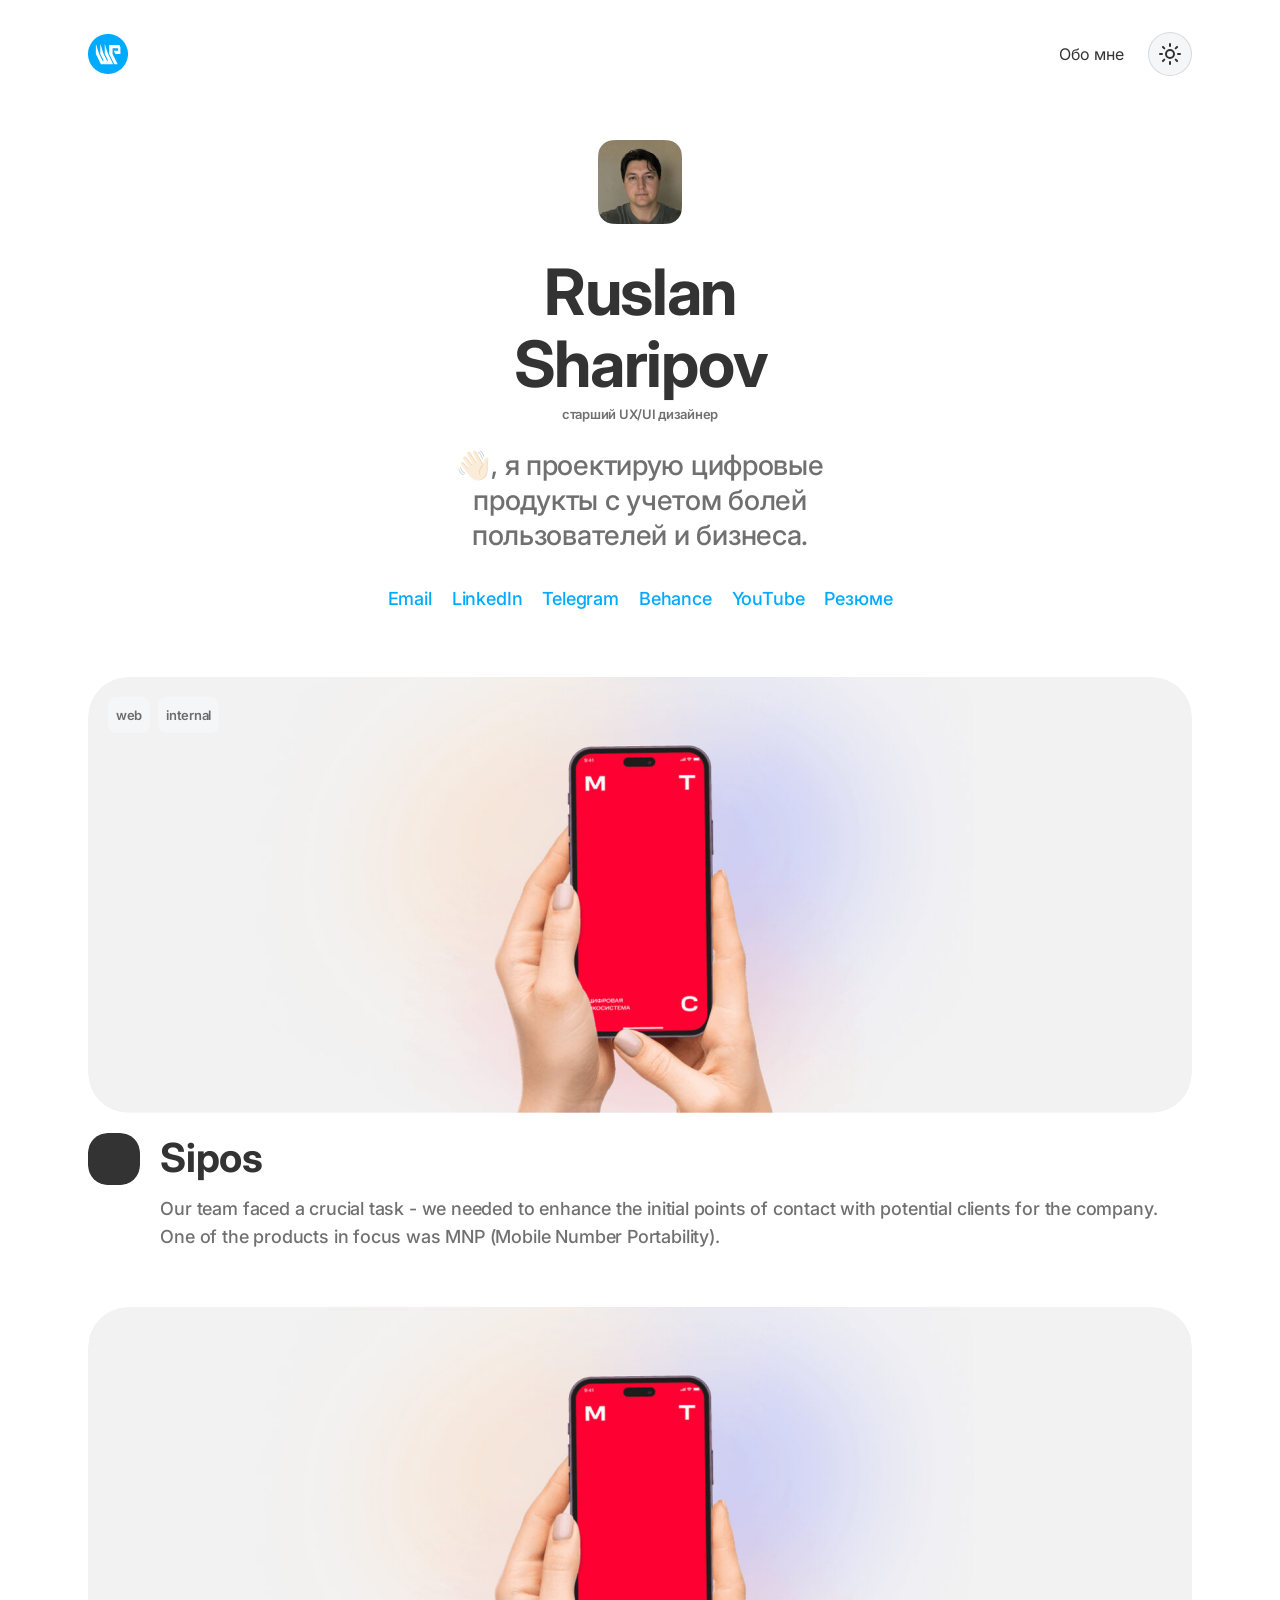
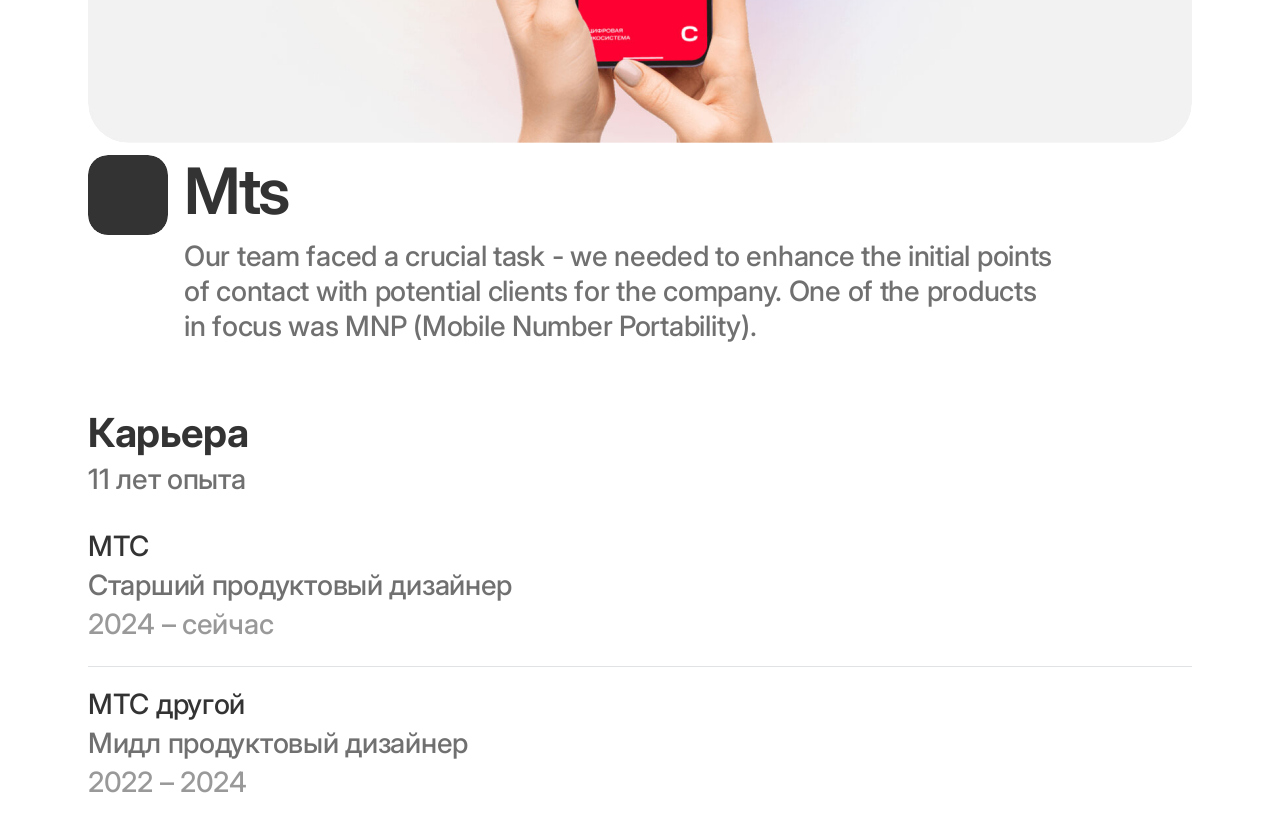
<file: index.html>
<!doctype html>
<html lang="ru">
<head>
  <meta charset="utf-8">
  <meta name="viewport" content="width=device-width, initial-scale=1">
  <meta name="color-scheme" content="light dark">
  <title>Ruslan Sharipov — старший UX/UI дизайнер</title>
  <link rel="preconnect" href="https://fonts.googleapis.com">
  <link rel="preconnect" href="https://fonts.gstatic.com" crossorigin>
  <link href="https://fonts.googleapis.com/css2?family=Inter:wght@500;600;700&display=swap" rel="stylesheet">
  <link rel="stylesheet" href="styles.css">
</head>
<body>
  <main class="page-container">
    <nav class="site-nav" style="display:flex;flex-direction:row;gap:32px;align-items:center;justify-content:space-between;padding:32px 0px 32px 0px;border-radius:0px;width:100%;height:fit-content;align-self:stretch" aria-label="Основная навигация"><div class="site-nav__context"><a class="site-nav__brand" href="./index.html" style="display:flex;flex-direction:row;gap:16px;align-items:center;justify-content:flex-start;padding:0px 0px 0px 0px;border-radius:0px;width:fit-content;max-width:100%;height:fit-content" aria-label="На главную"><span class="asset-container" style="border-radius:0px;width:min(40px, 100%);height:40px"><img class="site-nav__logo" src="assets/header-logo.svg" alt="" width="40" height="40"></span></a></div><div class="site-nav__actions"><div class="site-nav__links"><a class="site-nav__link" href="./about/index.html">Обо мне</a></div><button class="theme-toggle" id="theme-toggle" type="button" aria-label="Переключить цветовую тему"><span data-theme-icon="light"><svg xmlns="http://www.w3.org/2000/svg" width="24" height="24" viewBox="0 0 24 24" fill="none" stroke="currentColor" stroke-width="2" stroke-linecap="round" stroke-linejoin="round" aria-hidden="true" focusable="false"><circle cx="12" cy="12" r="4"/><path d="M12 2v2"/><path d="M12 20v2"/><path d="m4.93 4.93 1.41 1.41"/><path d="m17.66 17.66 1.41 1.41"/><path d="M2 12h2"/><path d="M20 12h2"/><path d="m6.34 17.66-1.41 1.41"/><path d="m19.07 4.93-1.41 1.41"/></svg></span><span data-theme-icon="dark" hidden><svg xmlns="http://www.w3.org/2000/svg" width="24" height="24" viewBox="0 0 24 24" fill="none" stroke="currentColor" stroke-width="2" stroke-linecap="round" stroke-linejoin="round" aria-hidden="true" focusable="false"><path d="M20.985 12.486a9 9 0 1 1-9.473-9.472c.405-.022.617.46.402.803a6 6 0 0 0 8.268 8.268c.344-.215.825-.004.803.401"/></svg></span></button></div></nav>
    
    <header class="hero" style="display:flex;flex-direction:column;gap:32px;align-items:center;justify-content:flex-start;padding:32px 0px 32px 0px;border-radius:0px;width:100%;height:fit-content;align-self:stretch;overflow:hidden"><span class="asset-container" style="border-radius:0px;width:min(84px, 100%);height:84px"><img class="hero__image" src="assets/hero-image.png" alt="Ruslan Sharipov" width="84" height="84"></span><div class="hero__description" style="display:flex;flex-direction:column;gap:24px;align-items:center;justify-content:flex-start;padding:0px 0px 0px 0px;border-radius:0px;width:fit-content;max-width:100%;height:fit-content">
      
      <div class="hero__title-grade" style="display:flex;flex-direction:column;gap:4px;align-items:center;justify-content:flex-start;padding:0px 0px 0px 0px;border-radius:0px;width:fit-content;max-width:100%;height:fit-content"><h1 class="generated-title hero__title" style="font-size:64px;font-weight:700;text-align:center;line-height:72px;letter-spacing:-1.28px;color:var(--color-text-primary);text-decoration:none;display:flex;flex-direction:column;justify-content:flex-start;width:min(280px, 100%);height:fit-content;--desktop-title-size:64px;--mobile-title-size:51.2px">Ruslan Sharipov</h1><p class="hero__grade" style="font-size:13px;font-weight:600;text-align:center;line-height:20px;letter-spacing:-0.26px;color:var(--color-text-secondary);text-decoration:none;display:flex;flex-direction:column;justify-content:flex-start;width:fit-content;max-width:100%;height:fit-content">старший UX/UI дизайнер</p></div>
      <p class="hero__body" style="font-size:28px;font-weight:500;text-align:center;line-height:35px;letter-spacing:-0.28px;color:var(--color-text-secondary);text-decoration:none;display:flex;flex-direction:column;justify-content:flex-end;width:min(384px, 100%);height:fit-content">👋🏻, я проектирую цифровые продукты с учетом болей пользователей и бизнеса.</p>
      
    </div></header>
    <div class="sections" style="display:flex;flex-direction:column;gap:64px;align-items:flex-start;justify-content:flex-start;padding:0px 0px 32px 0px;border-radius:0px;width:100%;height:fit-content;align-self:stretch;overflow:hidden"><section class="content-section text-links-section" style="display:flex;flex-direction:row;gap:32px;align-items:flex-start;justify-content:flex-start;padding:0px 0px 0px 0px;border-radius:0px;width:100%;height:fit-content;align-self:stretch"><ul class="link-list" style="display:flex;flex-direction:row;gap:20px;align-items:center;justify-content:center;flex-wrap:wrap;padding:0px 0px 0px 0px;border-radius:0px;flex-grow:1;width:100%;height:fit-content"><li><a class="link-chip" style="display:flex;flex-direction:row;gap:8px;align-items:center;justify-content:center;padding:0px 0px 0px 0px;border-radius:0px;width:fit-content;max-width:100%;height:fit-content" href="mailto:ruslanshgd@gmail.com" target="_blank" rel="noopener noreferrer"><span class="link-chip__text" style="display:flex;flex-direction:row;gap:8px;align-items:center;justify-content:center;padding:0px 0px 0px 0px;border-radius:0px;width:fit-content;max-width:100%;height:fit-content"><span class="link-chip__label" style="font-size:18px;font-weight:500;text-align:left;line-height:28px;letter-spacing:-0.18px;color:var(--color-accent);text-decoration:none;display:flex;flex-direction:column;justify-content:flex-start;width:fit-content;max-width:100%;height:fit-content">Email</span></span></a></li><li><a class="link-chip" style="display:flex;flex-direction:row;gap:8px;align-items:center;justify-content:center;padding:0px 0px 0px 0px;border-radius:0px;width:fit-content;max-width:100%;height:fit-content" href="https://www.linkedin.com/in/ruslan-sharipov/" target="_blank" rel="noopener noreferrer"><span class="link-chip__text" style="display:flex;flex-direction:row;gap:8px;align-items:center;justify-content:center;padding:0px 0px 0px 0px;border-radius:0px;width:fit-content;max-width:100%;height:fit-content"><span class="link-chip__label" style="font-size:18px;font-weight:500;text-align:left;line-height:28px;letter-spacing:-0.18px;color:var(--color-accent);text-decoration:none;display:flex;flex-direction:column;justify-content:flex-start;width:fit-content;max-width:100%;height:fit-content">LinkedIn</span></span></a></li><li><a class="link-chip" style="display:flex;flex-direction:row;gap:8px;align-items:center;justify-content:center;padding:0px 0px 0px 0px;border-radius:0px;width:fit-content;max-width:100%;height:fit-content" href="https://t.me/easyaboutdesign" target="_blank" rel="noopener noreferrer"><span class="link-chip__text" style="display:flex;flex-direction:row;gap:8px;align-items:center;justify-content:center;padding:0px 0px 0px 0px;border-radius:0px;width:fit-content;max-width:100%;height:fit-content"><span class="link-chip__label" style="font-size:18px;font-weight:500;text-align:left;line-height:28px;letter-spacing:-0.18px;color:var(--color-accent);text-decoration:none;display:flex;flex-direction:column;justify-content:flex-start;width:fit-content;max-width:100%;height:fit-content">Telegram</span></span></a></li><li><a class="link-chip" style="display:flex;flex-direction:row;gap:8px;align-items:center;justify-content:center;padding:0px 0px 0px 0px;border-radius:0px;width:fit-content;max-width:100%;height:fit-content" href="https://www.behance.net/ruslansh" target="_blank" rel="noopener noreferrer"><span class="link-chip__text" style="display:flex;flex-direction:row;gap:8px;align-items:center;justify-content:center;padding:0px 0px 0px 0px;border-radius:0px;width:fit-content;max-width:100%;height:fit-content"><span class="link-chip__label" style="font-size:18px;font-weight:500;text-align:left;line-height:28px;letter-spacing:-0.18px;color:var(--color-accent);text-decoration:none;display:flex;flex-direction:column;justify-content:flex-start;width:fit-content;max-width:100%;height:fit-content">Behance</span></span></a></li><li><a class="link-chip" style="display:flex;flex-direction:row;gap:8px;align-items:center;justify-content:center;padding:0px 0px 0px 0px;border-radius:0px;width:fit-content;max-width:100%;height:fit-content" href="https://youtube.com/@ruslansharipovuxui" target="_blank" rel="noopener noreferrer"><span class="link-chip__text" style="display:flex;flex-direction:row;gap:8px;align-items:center;justify-content:center;padding:0px 0px 0px 0px;border-radius:0px;width:fit-content;max-width:100%;height:fit-content"><span class="link-chip__label" style="font-size:18px;font-weight:500;text-align:left;line-height:28px;letter-spacing:-0.18px;color:var(--color-accent);text-decoration:none;display:flex;flex-direction:column;justify-content:flex-start;width:fit-content;max-width:100%;height:fit-content">YouTube</span></span></a></li><li><a class="link-chip" style="display:flex;flex-direction:row;gap:8px;align-items:center;justify-content:center;padding:0px 0px 0px 0px;border-radius:0px;width:fit-content;max-width:100%;height:fit-content" href="https://drive.google.com/file/d/17-WqbIrYUbzBeoUAbawsEdOcYIFguWre/view?usp=sharing" target="_blank" rel="noopener noreferrer"><span class="link-chip__text" style="display:flex;flex-direction:row;gap:8px;align-items:center;justify-content:center;padding:0px 0px 0px 0px;border-radius:0px;width:fit-content;max-width:100%;height:fit-content"><span class="link-chip__label" style="font-size:18px;font-weight:500;text-align:left;line-height:28px;letter-spacing:-0.18px;color:var(--color-accent);text-decoration:none;display:flex;flex-direction:column;justify-content:flex-start;width:fit-content;max-width:100%;height:fit-content">Резюме</span></span></a></li></ul></section>
<section class="content-section projects-section" style="display:flex;flex-direction:column;gap:56px;align-items:flex-start;justify-content:flex-start;padding:0px 0px 0px 0px;border-radius:0px;width:100%;height:fit-content;align-self:stretch"><div class="project-grid" style="display:flex;flex-direction:column;gap:56px;align-items:flex-start;justify-content:flex-start;padding:0px 0px 0px 0px;border-radius:0px;width:100%;height:fit-content;align-self:stretch"><a class="project-card" data-project-card style="display:flex;flex-direction:column;gap:20px;align-items:flex-start;justify-content:flex-start;padding:0px 0px 0px 0px;border-radius:0px;width:100%;height:fit-content;align-self:stretch" href="./projects/sipos/index.html"><div class="project-card__visual"><span class="asset-container" style="border-radius:40px;width:100%;height:fit-content;align-self:stretch;overflow:hidden"><img class="project-card__cover" src="assets/project-sipos-cover-01.png" alt="Sipos" width="1104" height="436"></span><div class="project-card__tags" style="display:flex;flex-direction:row;gap:8px;align-items:center;justify-content:flex-start;flex-wrap:wrap;padding:20px 20px 0px 20px;border-radius:0px;width:fit-content;max-width:100%;height:fit-content"><span class="project-card__tag" style="display:flex;flex-direction:row;gap:8px;align-items:center;justify-content:center;padding:8px 8px 8px 8px;border-radius:8px;background:var(--color-surface);flex-grow:0;width:fit-content;max-width:100%;height:fit-content;overflow:hidden"><span class="project-card__tag-label" style="font-size:13px;font-weight:600;text-align:center;line-height:20px;letter-spacing:-0.26px;color:var(--color-text-secondary);text-decoration:none;display:flex;flex-direction:column;justify-content:flex-start;width:fit-content;max-width:100%;height:fit-content">web</span></span><span class="project-card__tag" style="display:flex;flex-direction:row;gap:8px;align-items:center;justify-content:center;padding:8px 8px 8px 8px;border-radius:8px;background:var(--color-surface);flex-grow:0;width:fit-content;max-width:100%;height:fit-content;overflow:hidden"><span class="project-card__tag-label" style="font-size:13px;font-weight:600;text-align:center;line-height:20px;letter-spacing:-0.26px;color:var(--color-text-secondary);text-decoration:none;display:flex;flex-direction:column;justify-content:flex-start;width:fit-content;max-width:100%;height:fit-content">internal</span></span></div></div><div class="project-card__info" style="display:flex;flex-direction:row;gap:20px;align-items:flex-start;justify-content:flex-start;padding:0px 0px 0px 0px;border-radius:0px;width:100%;height:fit-content;align-self:stretch"><span class="asset-container" style="border-radius:20px;width:min(56px, 100%);height:56px"><img class="project-card__icon" src="assets/project-sipos-icon-01.svg" alt="" width="56" height="56"></span><div class="project-card__text" style="display:flex;flex-direction:column;gap:12px;align-items:flex-start;justify-content:flex-start;padding:0px 0px 0px 0px;border-radius:0px;flex-grow:1;width:100%;height:fit-content"><h3 class="project-card__title" style="font-size:40px;font-weight:700;text-align:left;line-height:50px;letter-spacing:-0.4px;color:var(--color-text-primary);text-decoration:none;display:flex;flex-direction:column;justify-content:flex-start;width:100%;height:fit-content;align-self:stretch;--desktop-title-size:40px;--mobile-title-size:32px">Sipos</h3><p class="project-card__body" style="font-size:18px;font-weight:500;text-align:left;line-height:28px;letter-spacing:-0.18px;color:var(--color-text-secondary);text-decoration:none;display:flex;flex-direction:column;justify-content:flex-start;width:100%;height:fit-content;align-self:stretch">Our team faced a crucial task - we needed to enhance the initial points of contact with potential clients for the company. One of the products in focus was MNP (Mobile Number Portability).</p></div></div><span class="project-card__cursor" data-project-cursor hidden>Подробнее <svg xmlns="http://www.w3.org/2000/svg" width="24" height="24" viewBox="0 0 24 24" fill="none" stroke="currentColor" stroke-width="2" stroke-linecap="round" stroke-linejoin="round" aria-hidden="true" focusable="false"><path d="M5 12h14"/><path d="m12 5 7 7-7 7"/></svg></span></a><a class="project-card" data-project-card style="display:flex;flex-direction:column;gap:12px;align-items:flex-start;justify-content:flex-start;padding:0px 0px 0px 0px;border-radius:0px;width:100%;height:fit-content;align-self:stretch;overflow:hidden" href="./projects/mts/index.html"><div class="project-card__visual"><span class="asset-container" style="border-radius:40px;width:100%;height:fit-content;align-self:stretch;overflow:hidden"><img class="project-card__cover" src="assets/project-mts-cover-02.png" alt="Mts" width="1104" height="436"></span></div><div class="project-card__info" style="display:flex;flex-direction:row;gap:16px;align-items:flex-start;justify-content:flex-start;padding:0px 0px 0px 0px;border-radius:0px;width:fit-content;max-width:100%;height:fit-content;align-self:stretch;overflow:hidden"><span class="asset-container" style="border-radius:20px;width:min(80px, 100%);height:80px"><img class="project-card__icon" src="assets/project-mts-icon-02.svg" alt="" width="80" height="80"></span><div class="project-card__text" style="display:flex;flex-direction:column;gap:12px;align-items:flex-start;justify-content:flex-start;padding:0px 0px 0px 0px;border-radius:0px;width:min(880px, 100%);height:fit-content;align-self:stretch;overflow:hidden"><h3 class="project-card__title" style="font-size:64px;font-weight:600;text-align:left;line-height:72px;letter-spacing:-1.28px;color:var(--color-text-primary);text-decoration:none;display:flex;flex-direction:column;justify-content:flex-start;width:100%;height:fit-content;align-self:stretch;--desktop-title-size:64px;--mobile-title-size:51.2px">Mts</h3><p class="project-card__body" style="font-size:28px;font-weight:500;text-align:left;line-height:35px;letter-spacing:-0.28px;color:var(--color-text-secondary);text-decoration:none;display:flex;flex-direction:column;justify-content:flex-end;width:100%;height:fit-content;align-self:stretch">Our team faced a crucial task - we needed to enhance the initial points of contact with potential clients for the company. One of the products in focus was MNP (Mobile Number Portability).</p></div></div><span class="project-card__cursor" data-project-cursor hidden>Подробнее <svg xmlns="http://www.w3.org/2000/svg" width="24" height="24" viewBox="0 0 24 24" fill="none" stroke="currentColor" stroke-width="2" stroke-linecap="round" stroke-linejoin="round" aria-hidden="true" focusable="false"><path d="M5 12h14"/><path d="m12 5 7 7-7 7"/></svg></span></a></div></section>
<section class="content-section career-section" style="display:flex;flex-direction:column;gap:32px;align-items:flex-start;justify-content:flex-start;padding:0px 0px 0px 0px;border-radius:0px;width:100%;height:fit-content;align-self:stretch"><div class="section__text" style="display:flex;flex-direction:column;gap:4px;align-items:flex-start;justify-content:flex-start;padding:0px 0px 0px 0px;border-radius:0px;width:100%;height:fit-content;align-self:stretch"><h2 class="generated-title section__title" style="font-size:40px;font-weight:700;text-align:left;line-height:50px;letter-spacing:-0.4px;color:var(--color-text-primary);text-decoration:none;display:flex;flex-direction:column;justify-content:flex-start;width:fit-content;max-width:100%;height:fit-content;--desktop-title-size:40px;--mobile-title-size:32px">Карьера</h2><p class="section__body" style="font-size:28px;font-weight:500;text-align:left;line-height:35px;letter-spacing:-0.28px;color:var(--color-text-secondary);text-decoration:none;display:flex;flex-direction:column;justify-content:flex-end;width:100%;height:fit-content;align-self:stretch">11 лет опыта</p></div><div class="career-list" style="display:flex;flex-direction:column;gap:20px;align-items:flex-start;justify-content:flex-start;padding:0px 0px 0px 0px;border-radius:0px;width:100%;height:fit-content;align-self:stretch"><article class="career__item" style="display:flex;flex-direction:column;gap:24px;align-items:flex-start;justify-content:flex-start;padding:0px 0px 0px 0px;border-radius:0px;width:100%;height:fit-content;align-self:stretch"><div class="career__content" style="display:flex;flex-direction:row;gap:24px;align-items:flex-start;justify-content:flex-start;padding:0px 0px 0px 0px;border-radius:0px;width:100%;height:fit-content;align-self:stretch"><div class="career__info" style="display:flex;flex-direction:column;gap:4px;align-items:flex-start;justify-content:flex-start;padding:0px 0px 0px 0px;border-radius:0px;flex-grow:1;width:100%;height:fit-content"><h3 class="career__company" style="font-size:28px;font-weight:500;text-align:left;line-height:35px;letter-spacing:-0.28px;color:var(--color-text-primary);text-decoration:none;display:flex;flex-direction:column;justify-content:flex-end;width:fit-content;max-width:100%;height:fit-content;--desktop-title-size:28px;--mobile-title-size:22.400000000000002px">МТС</h3><p class="career__role" style="font-size:28px;font-weight:500;text-align:left;line-height:35px;letter-spacing:-0.28px;color:var(--color-text-secondary);text-decoration:none;display:flex;flex-direction:column;justify-content:flex-end;width:100%;height:fit-content;align-self:stretch">Старший продуктовый дизайнер</p><p class="career__period" style="font-size:28px;font-weight:500;text-align:left;line-height:35px;letter-spacing:-0.28px;color:var(--color-text-tertiary);text-decoration:none;display:flex;flex-direction:column;justify-content:flex-end;width:100%;height:fit-content;align-self:stretch">2024 – сейчас</p></div></div><div class="career__divider" style="border-radius:0px;background:var(--color-border);width:100%;height:1px;align-self:stretch" aria-hidden="true"></div></article><article class="career__item" style="display:flex;flex-direction:column;gap:24px;align-items:flex-start;justify-content:flex-start;padding:0px 0px 0px 0px;border-radius:0px;width:100%;height:fit-content;align-self:stretch"><div class="career__content" style="display:flex;flex-direction:row;gap:24px;align-items:flex-start;justify-content:flex-start;padding:0px 0px 0px 0px;border-radius:0px;width:100%;height:fit-content;align-self:stretch"><div class="career__info" style="display:flex;flex-direction:column;gap:4px;align-items:flex-start;justify-content:flex-start;padding:0px 0px 0px 0px;border-radius:0px;flex-grow:1;width:100%;height:fit-content"><h3 class="career__company" style="font-size:28px;font-weight:500;text-align:left;line-height:35px;letter-spacing:-0.28px;color:var(--color-text-primary);text-decoration:none;display:flex;flex-direction:column;justify-content:flex-end;width:fit-content;max-width:100%;height:fit-content;--desktop-title-size:28px;--mobile-title-size:22.400000000000002px">МТС другой</h3><p class="career__role" style="font-size:28px;font-weight:500;text-align:left;line-height:35px;letter-spacing:-0.28px;color:var(--color-text-secondary);text-decoration:none;display:flex;flex-direction:column;justify-content:flex-end;width:100%;height:fit-content;align-self:stretch">Мидл продуктовый дизайнер</p><p class="career__period" style="font-size:28px;font-weight:500;text-align:left;line-height:35px;letter-spacing:-0.28px;color:var(--color-text-tertiary);text-decoration:none;display:flex;flex-direction:column;justify-content:flex-end;width:100%;height:fit-content;align-self:stretch">2022 – 2024</p></div></div></article></div></section></div>
    
  </main>
  
  <script src="site.js"></script>
</body>
</html>
</file>
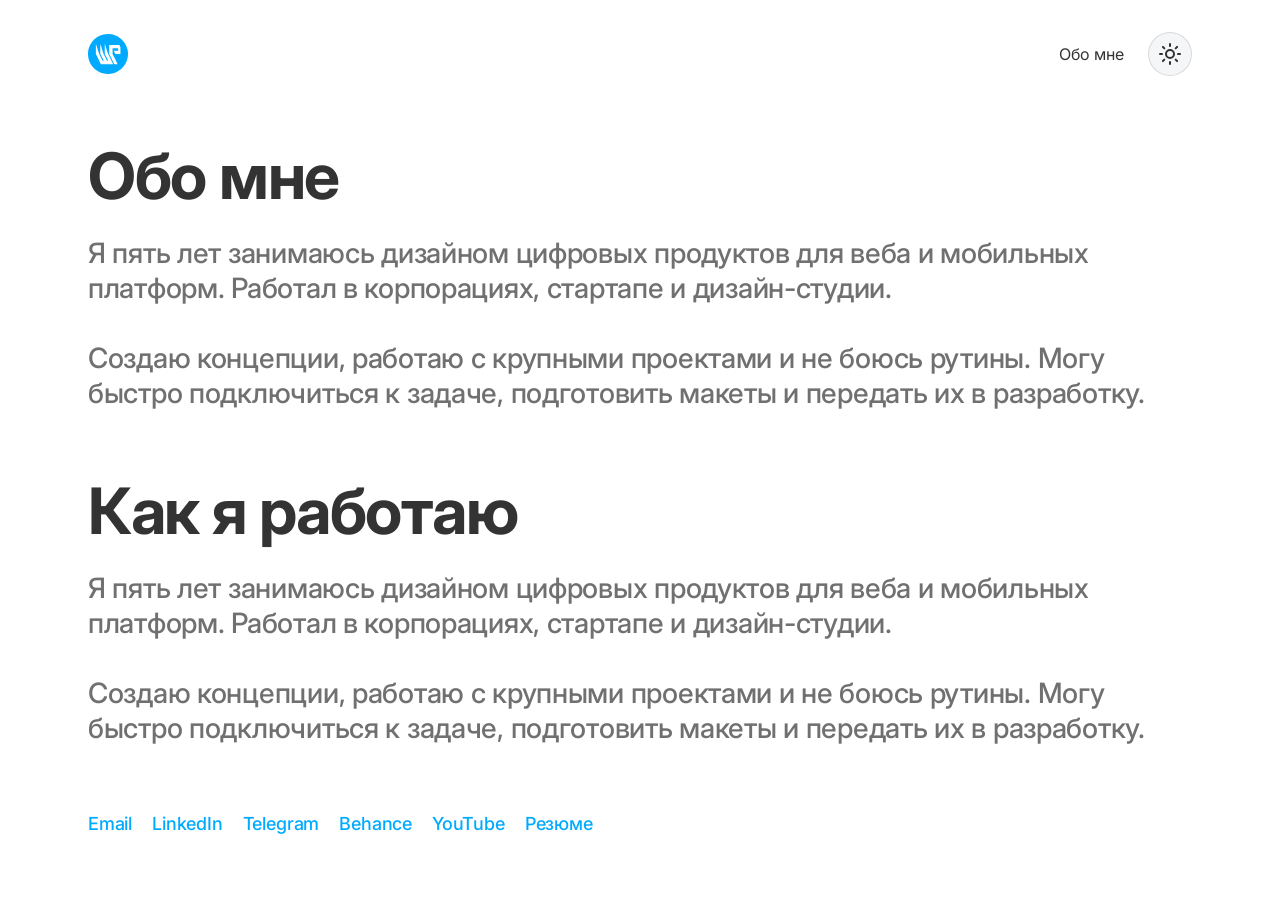
<file: about/index.html>
<!doctype html>
<html lang="ru">
<head>
  <meta charset="utf-8">
  <meta name="viewport" content="width=device-width, initial-scale=1">
  <meta name="color-scheme" content="light dark">
  <title>Ruslan Sharipov — старший UX/UI дизайнер</title>
  <link rel="preconnect" href="https://fonts.googleapis.com">
  <link rel="preconnect" href="https://fonts.gstatic.com" crossorigin>
  <link href="https://fonts.googleapis.com/css2?family=Inter:wght@500;700&display=swap" rel="stylesheet">
  <link rel="stylesheet" href="page.css">
</head>
<body>
  <main class="page-container">
    <nav class="site-nav" style="display:flex;flex-direction:row;gap:32px;align-items:center;justify-content:space-between;padding:32px 0px 32px 0px;border-radius:0px;width:100%;height:fit-content;align-self:stretch" aria-label="Основная навигация"><div class="site-nav__context"><a class="site-nav__brand" href="../index.html" style="display:flex;flex-direction:row;gap:16px;align-items:center;justify-content:flex-start;padding:0px 0px 0px 0px;border-radius:0px;width:fit-content;max-width:100%;height:fit-content" aria-label="На главную"><span class="asset-container" style="border-radius:0px;width:min(40px, 100%);height:40px"><img class="site-nav__logo" src="../assets/header-logo.svg" alt="" width="40" height="40"></span></a></div><div class="site-nav__actions"><div class="site-nav__links"><a class="site-nav__link" href="../about/index.html">Обо мне</a></div><button class="theme-toggle" id="theme-toggle" type="button" aria-label="Переключить цветовую тему"><span data-theme-icon="light"><svg xmlns="http://www.w3.org/2000/svg" width="24" height="24" viewBox="0 0 24 24" fill="none" stroke="currentColor" stroke-width="2" stroke-linecap="round" stroke-linejoin="round" aria-hidden="true" focusable="false"><circle cx="12" cy="12" r="4"/><path d="M12 2v2"/><path d="M12 20v2"/><path d="m4.93 4.93 1.41 1.41"/><path d="m17.66 17.66 1.41 1.41"/><path d="M2 12h2"/><path d="M20 12h2"/><path d="m6.34 17.66-1.41 1.41"/><path d="m19.07 4.93-1.41 1.41"/></svg></span><span data-theme-icon="dark" hidden><svg xmlns="http://www.w3.org/2000/svg" width="24" height="24" viewBox="0 0 24 24" fill="none" stroke="currentColor" stroke-width="2" stroke-linecap="round" stroke-linejoin="round" aria-hidden="true" focusable="false"><path d="M20.985 12.486a9 9 0 1 1-9.473-9.472c.405-.022.617.46.402.803a6 6 0 0 0 8.268 8.268c.344-.215.825-.004.803.401"/></svg></span></button></div></nav>
    
    
    <div class="sections" style="display:flex;flex-direction:column;gap:64px;align-items:flex-start;justify-content:flex-start;padding:32px 0px 32px 0px;border-radius:0px;width:100%;height:fit-content;align-self:stretch;overflow:hidden"><section class="content-section text-section" style="display:flex;flex-direction:column;gap:24px;align-items:flex-start;justify-content:flex-start;padding:0px 0px 0px 0px;border-radius:0px;width:100%;height:fit-content;align-self:stretch"><h2 class="generated-title section__title" style="font-size:64px;font-weight:700;text-align:left;line-height:72px;letter-spacing:-1.28px;color:var(--color-text-primary);text-decoration:none;display:flex;flex-direction:column;justify-content:flex-start;width:fit-content;max-width:100%;height:fit-content;--desktop-title-size:64px;--mobile-title-size:51.2px">Обо мне</h2><p class="section__body" style="font-size:28px;font-weight:500;text-align:left;line-height:35px;letter-spacing:-0.28px;color:var(--color-text-secondary);text-decoration:none;display:flex;flex-direction:column;justify-content:flex-end;width:100%;height:fit-content;align-self:stretch">Я пять лет занимаюсь дизайном цифровых продуктов для веба и мобильных платформ. Работал в корпорациях, стартапе и дизайн-студии.

Создаю концепции, работаю с крупными проектами и не боюсь рутины. Могу быстро подключиться к задаче, подготовить макеты и передать их в разработку.</p></section>
<section class="content-section text-section" style="display:flex;flex-direction:column;gap:24px;align-items:flex-start;justify-content:flex-start;padding:0px 0px 0px 0px;border-radius:0px;width:100%;height:fit-content;align-self:stretch"><h2 class="generated-title section__title" style="font-size:64px;font-weight:700;text-align:left;line-height:72px;letter-spacing:-1.28px;color:var(--color-text-primary);text-decoration:none;display:flex;flex-direction:column;justify-content:flex-start;width:fit-content;max-width:100%;height:fit-content;--desktop-title-size:64px;--mobile-title-size:51.2px">Как я работаю</h2><p class="section__body" style="font-size:28px;font-weight:500;text-align:left;line-height:35px;letter-spacing:-0.28px;color:var(--color-text-secondary);text-decoration:none;display:flex;flex-direction:column;justify-content:flex-end;width:100%;height:fit-content;align-self:stretch">Я пять лет занимаюсь дизайном цифровых продуктов для веба и мобильных платформ. Работал в корпорациях, стартапе и дизайн-студии.

Создаю концепции, работаю с крупными проектами и не боюсь рутины. Могу быстро подключиться к задаче, подготовить макеты и передать их в разработку.</p></section>
<section class="content-section text-links-section" style="display:flex;flex-direction:row;gap:32px;align-items:flex-start;justify-content:flex-start;padding:0px 0px 0px 0px;border-radius:0px;width:100%;height:fit-content;align-self:stretch"><ul class="link-list" style="display:flex;flex-direction:row;gap:20px;align-items:center;justify-content:flex-start;flex-wrap:wrap;padding:0px 0px 0px 0px;border-radius:0px;flex-grow:1;width:100%;height:fit-content"><li><a class="link-chip" style="display:flex;flex-direction:row;gap:8px;align-items:center;justify-content:center;padding:0px 0px 0px 0px;border-radius:0px;width:fit-content;max-width:100%;height:fit-content" href="mailto:ruslanshgd@gmail.com" target="_blank" rel="noopener noreferrer"><span class="link-chip__text" style="display:flex;flex-direction:row;gap:8px;align-items:center;justify-content:center;padding:0px 0px 0px 0px;border-radius:0px;width:fit-content;max-width:100%;height:fit-content"><span class="link-chip__label" style="font-size:18px;font-weight:500;text-align:left;line-height:28px;letter-spacing:-0.18px;color:var(--color-accent);text-decoration:none;display:flex;flex-direction:column;justify-content:flex-start;width:fit-content;max-width:100%;height:fit-content">Email</span></span></a></li><li><a class="link-chip" style="display:flex;flex-direction:row;gap:8px;align-items:center;justify-content:center;padding:0px 0px 0px 0px;border-radius:0px;width:fit-content;max-width:100%;height:fit-content" href="https://www.linkedin.com/in/ruslan-sharipov/" target="_blank" rel="noopener noreferrer"><span class="link-chip__text" style="display:flex;flex-direction:row;gap:8px;align-items:center;justify-content:center;padding:0px 0px 0px 0px;border-radius:0px;width:fit-content;max-width:100%;height:fit-content"><span class="link-chip__label" style="font-size:18px;font-weight:500;text-align:left;line-height:28px;letter-spacing:-0.18px;color:var(--color-accent);text-decoration:none;display:flex;flex-direction:column;justify-content:flex-start;width:fit-content;max-width:100%;height:fit-content">LinkedIn</span></span></a></li><li><a class="link-chip" style="display:flex;flex-direction:row;gap:8px;align-items:center;justify-content:center;padding:0px 0px 0px 0px;border-radius:0px;width:fit-content;max-width:100%;height:fit-content" href="https://t.me/easyaboutdesign" target="_blank" rel="noopener noreferrer"><span class="link-chip__text" style="display:flex;flex-direction:row;gap:8px;align-items:center;justify-content:center;padding:0px 0px 0px 0px;border-radius:0px;width:fit-content;max-width:100%;height:fit-content"><span class="link-chip__label" style="font-size:18px;font-weight:500;text-align:left;line-height:28px;letter-spacing:-0.18px;color:var(--color-accent);text-decoration:none;display:flex;flex-direction:column;justify-content:flex-start;width:fit-content;max-width:100%;height:fit-content">Telegram</span></span></a></li><li><a class="link-chip" style="display:flex;flex-direction:row;gap:8px;align-items:center;justify-content:center;padding:0px 0px 0px 0px;border-radius:0px;width:fit-content;max-width:100%;height:fit-content" href="https://www.behance.net/ruslansh" target="_blank" rel="noopener noreferrer"><span class="link-chip__text" style="display:flex;flex-direction:row;gap:8px;align-items:center;justify-content:center;padding:0px 0px 0px 0px;border-radius:0px;width:fit-content;max-width:100%;height:fit-content"><span class="link-chip__label" style="font-size:18px;font-weight:500;text-align:left;line-height:28px;letter-spacing:-0.18px;color:var(--color-accent);text-decoration:none;display:flex;flex-direction:column;justify-content:flex-start;width:fit-content;max-width:100%;height:fit-content">Behance</span></span></a></li><li><a class="link-chip" style="display:flex;flex-direction:row;gap:8px;align-items:center;justify-content:center;padding:0px 0px 0px 0px;border-radius:0px;width:fit-content;max-width:100%;height:fit-content" href="https://youtube.com/@ruslansharipovuxui" target="_blank" rel="noopener noreferrer"><span class="link-chip__text" style="display:flex;flex-direction:row;gap:8px;align-items:center;justify-content:center;padding:0px 0px 0px 0px;border-radius:0px;width:fit-content;max-width:100%;height:fit-content"><span class="link-chip__label" style="font-size:18px;font-weight:500;text-align:left;line-height:28px;letter-spacing:-0.18px;color:var(--color-accent);text-decoration:none;display:flex;flex-direction:column;justify-content:flex-start;width:fit-content;max-width:100%;height:fit-content">YouTube</span></span></a></li><li><a class="link-chip" style="display:flex;flex-direction:row;gap:8px;align-items:center;justify-content:center;padding:0px 0px 0px 0px;border-radius:0px;width:fit-content;max-width:100%;height:fit-content" href="https://drive.google.com/file/d/17-WqbIrYUbzBeoUAbawsEdOcYIFguWre/view?usp=sharing" target="_blank" rel="noopener noreferrer"><span class="link-chip__text" style="display:flex;flex-direction:row;gap:8px;align-items:center;justify-content:center;padding:0px 0px 0px 0px;border-radius:0px;width:fit-content;max-width:100%;height:fit-content"><span class="link-chip__label" style="font-size:18px;font-weight:500;text-align:left;line-height:28px;letter-spacing:-0.18px;color:var(--color-accent);text-decoration:none;display:flex;flex-direction:column;justify-content:flex-start;width:fit-content;max-width:100%;height:fit-content">Резюме</span></span></a></li></ul></section></div>
    
  </main>
  <dialog class="lightbox" id="lightbox" aria-label="Просмотр изображения">
    <button class="lightbox__close" type="button" data-lightbox-close aria-label="Закрыть изображение"><svg xmlns="http://www.w3.org/2000/svg" width="24" height="24" viewBox="0 0 24 24" fill="none" stroke="currentColor" stroke-width="2" stroke-linecap="round" stroke-linejoin="round" aria-hidden="true" focusable="false"><path d="M18 6 6 18"/><path d="m6 6 12 12"/></svg></button>
    <img class="lightbox__image" data-lightbox-image alt="">
  </dialog>
  <script src="site.js"></script>
</body>
</html>
</file>
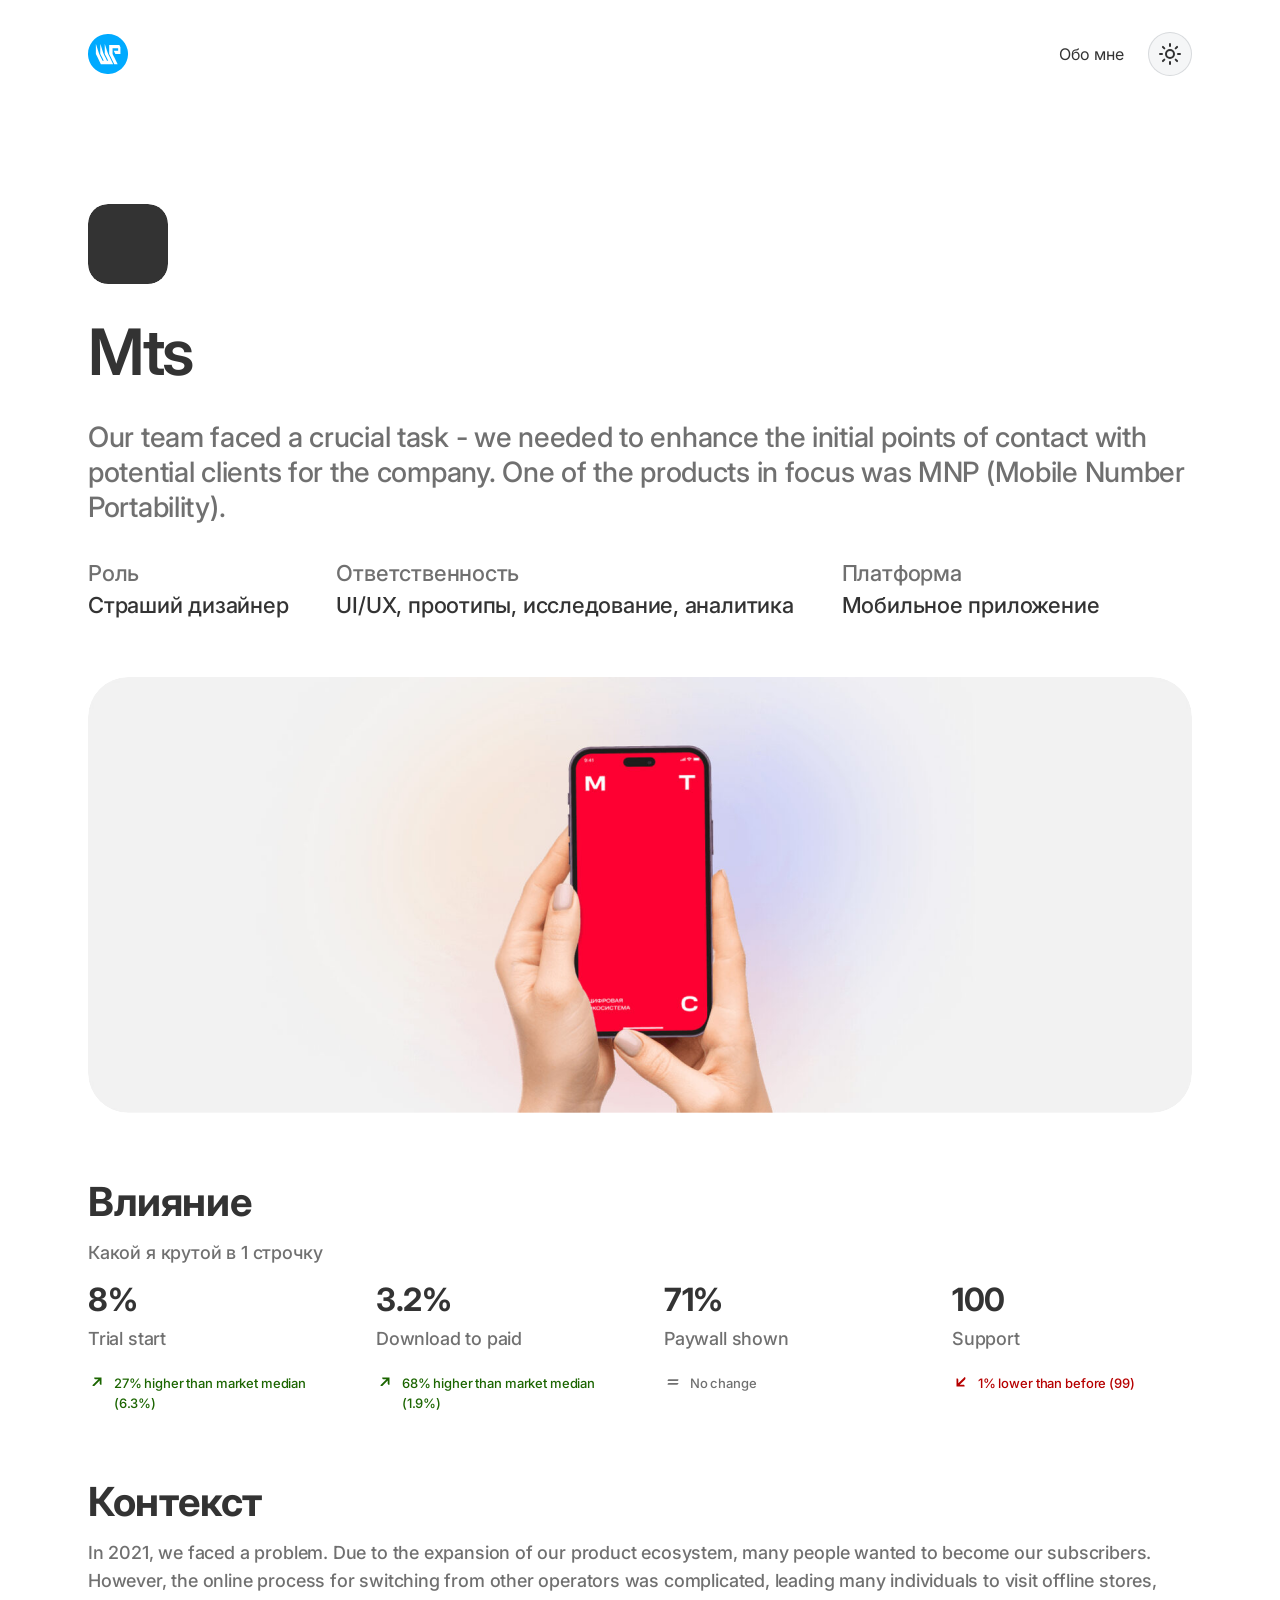
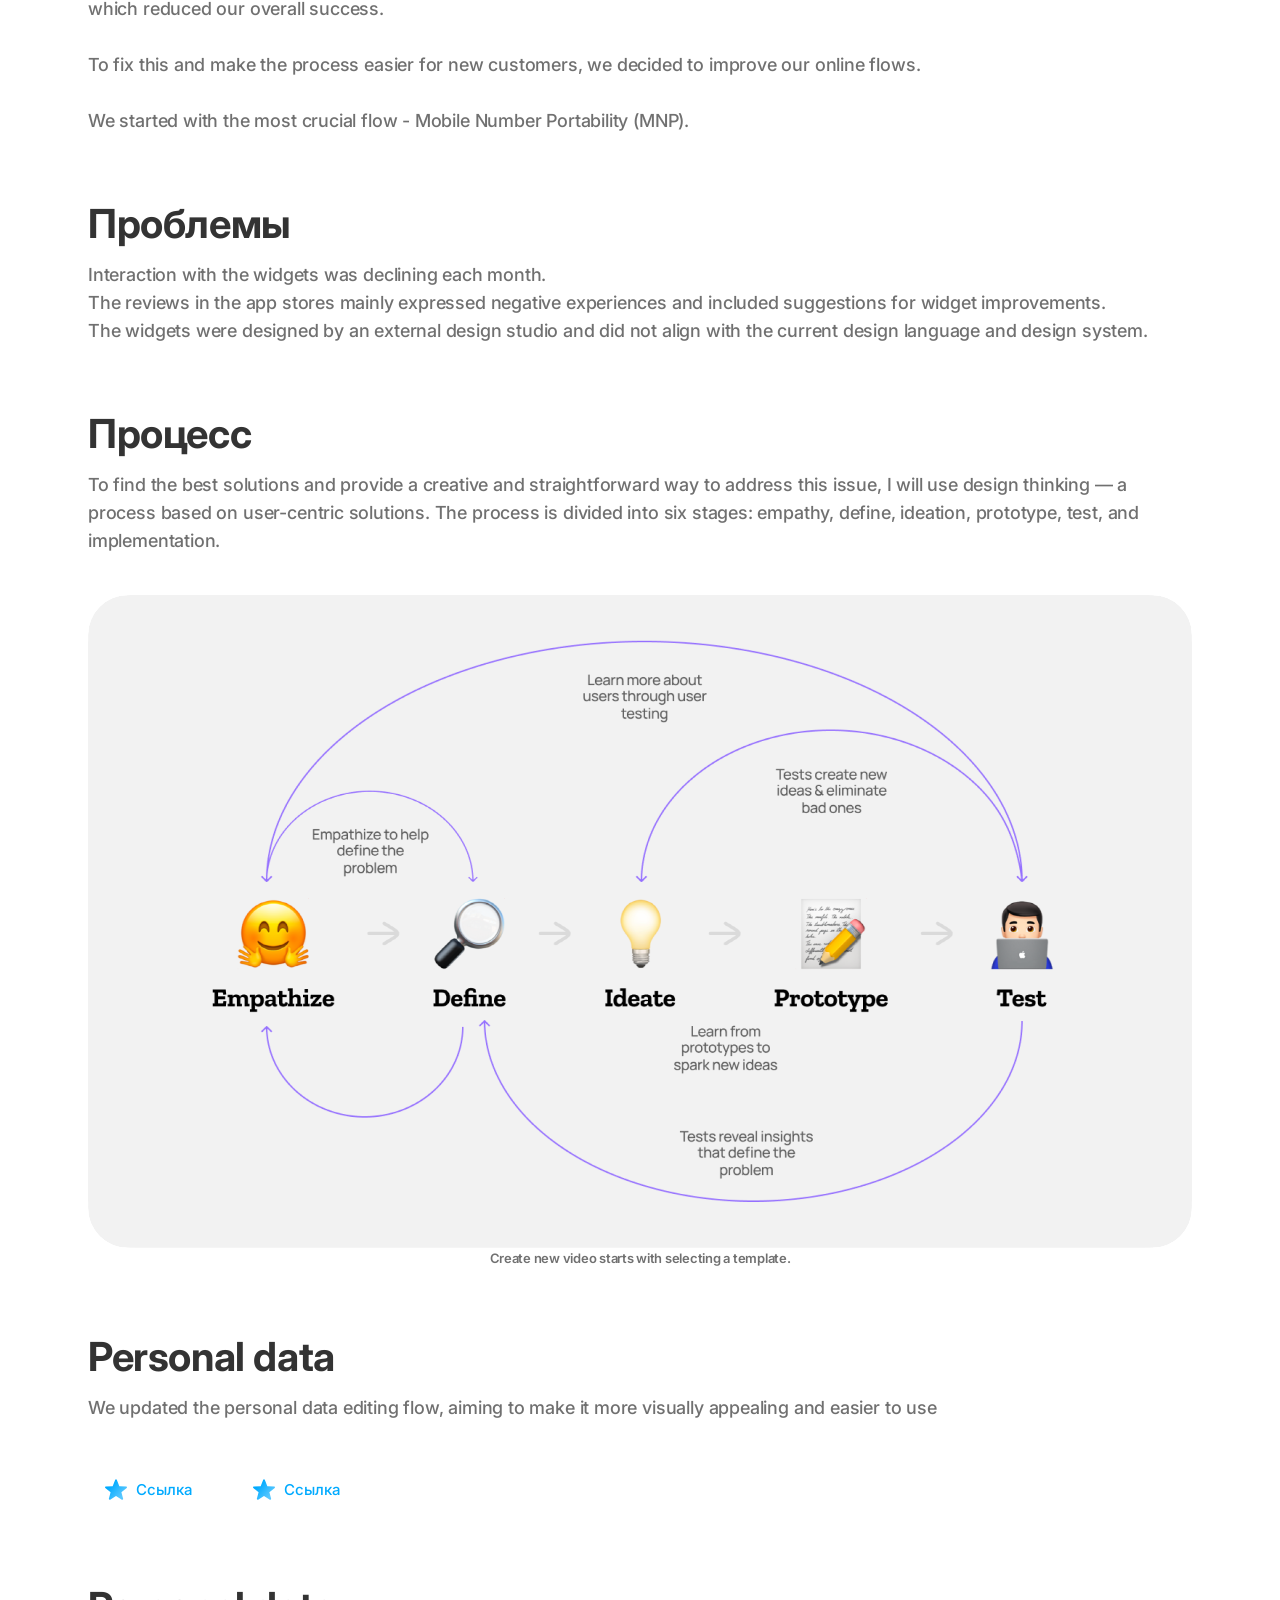
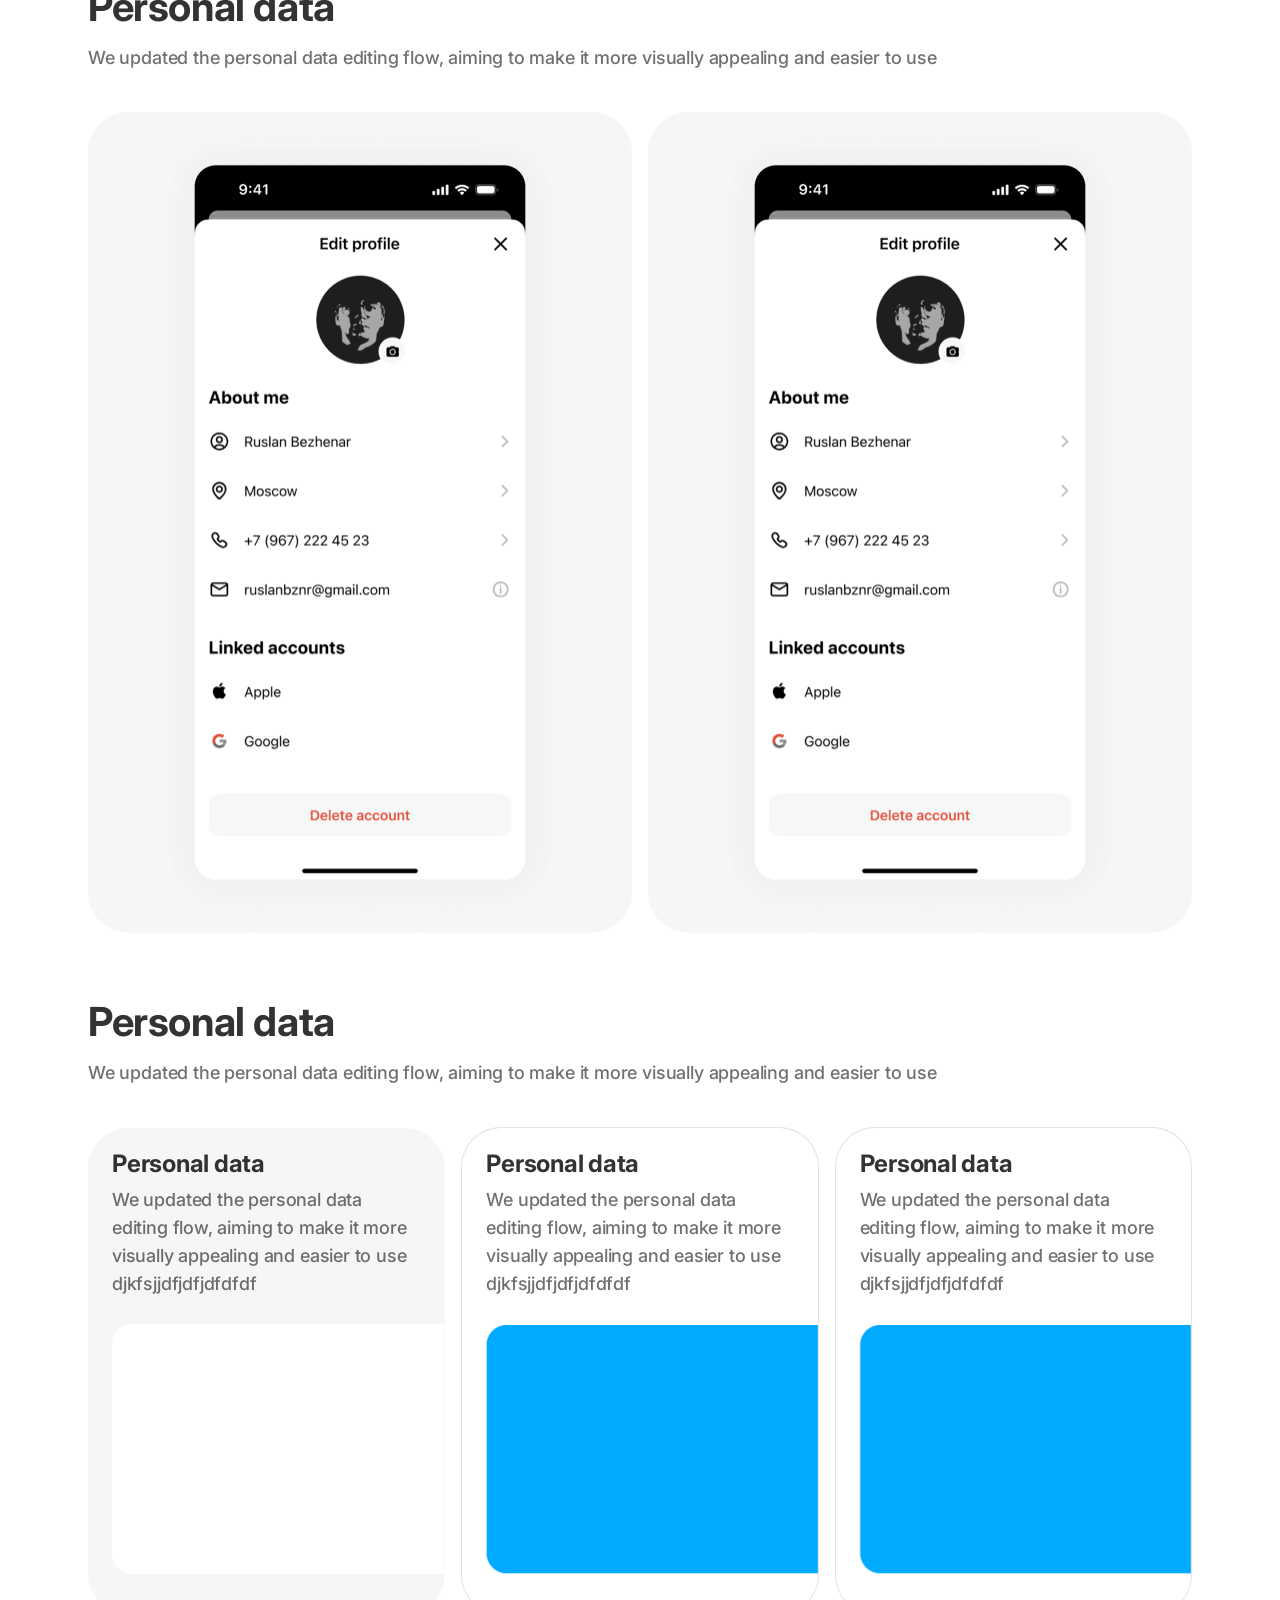
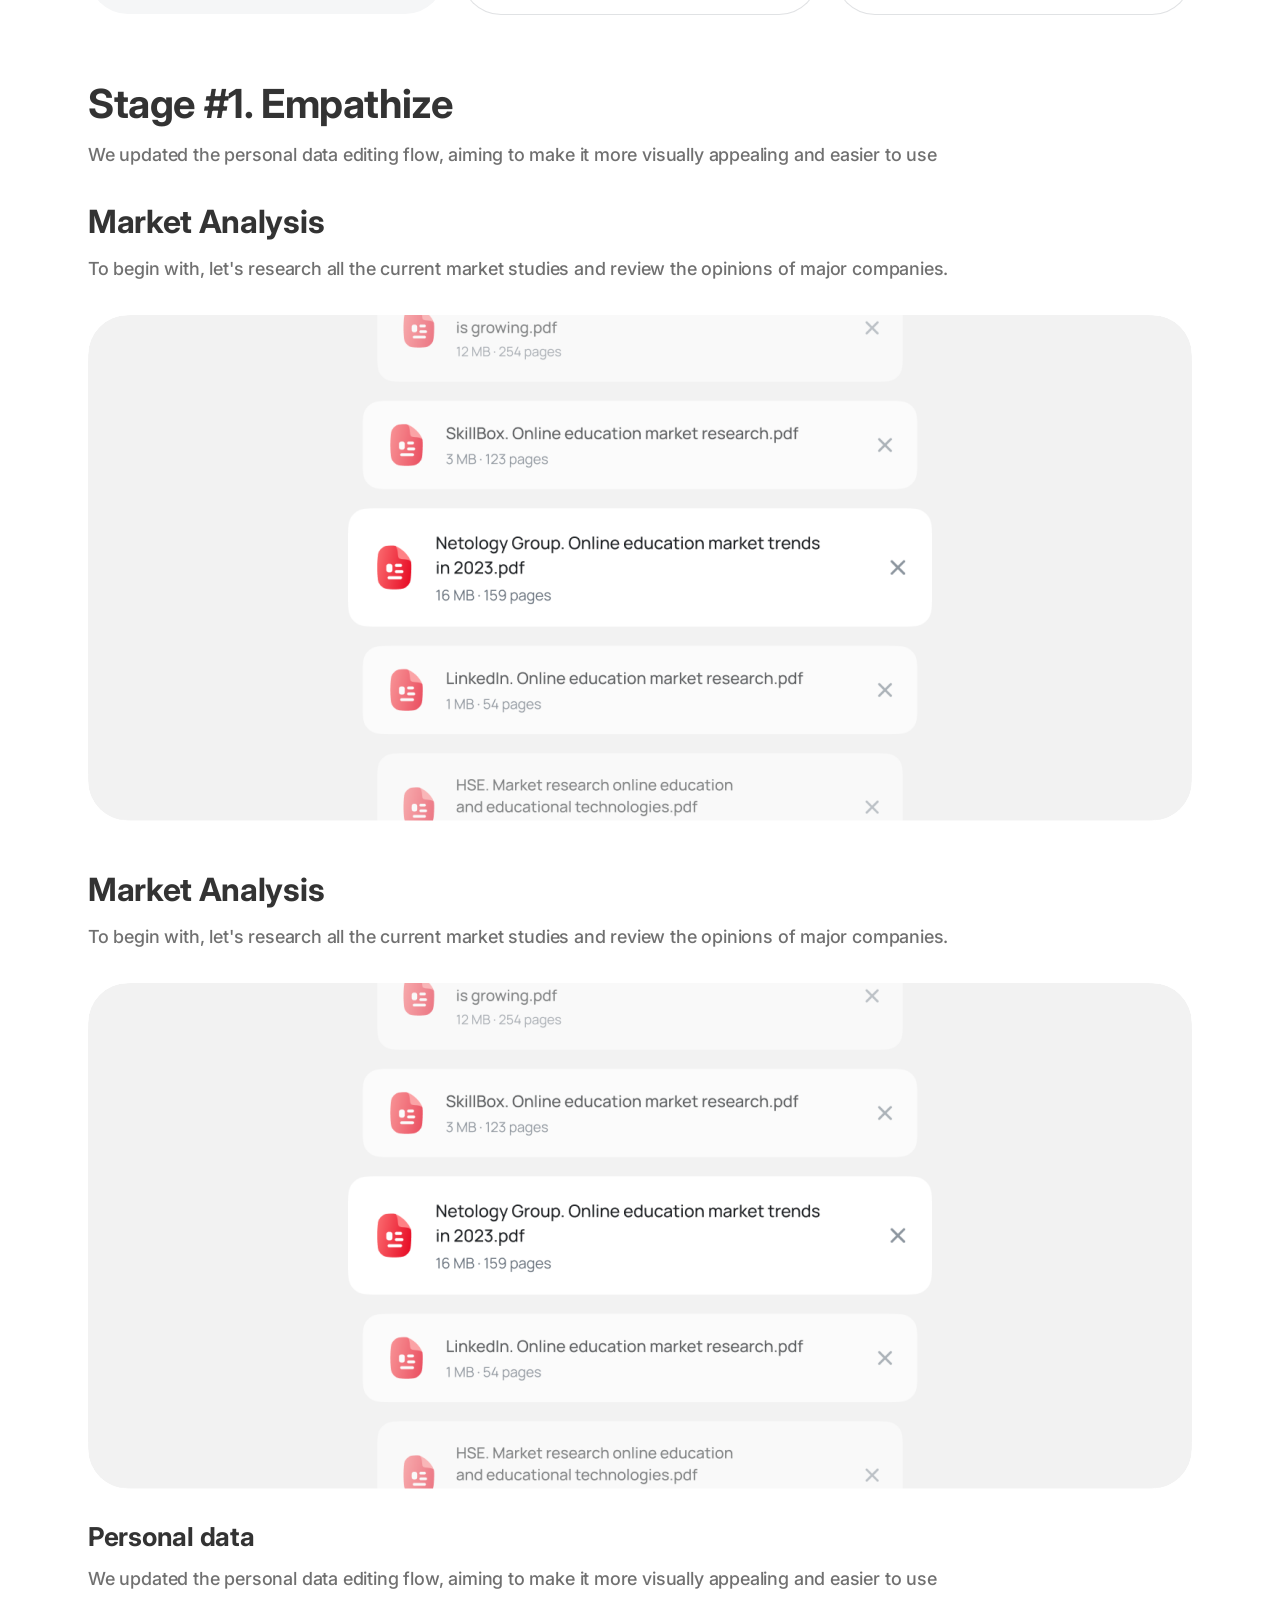
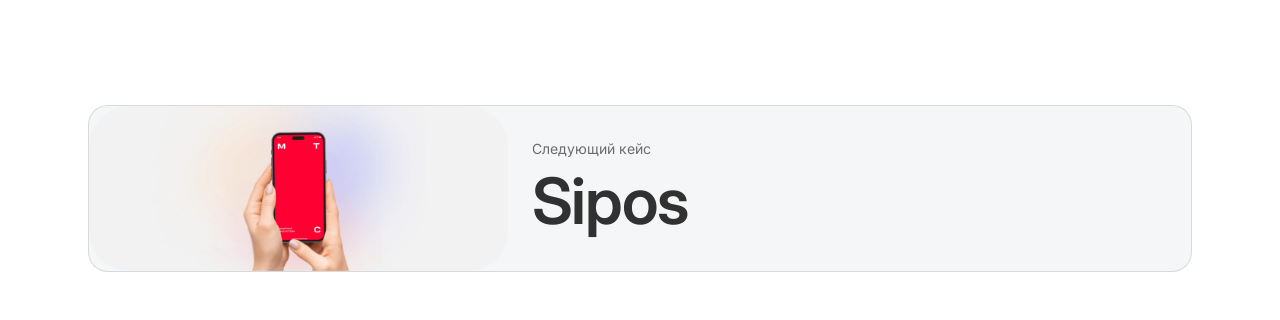
<file: projects/mts/index.html>
<!doctype html>
<html lang="ru">
<head>
  <meta charset="utf-8">
  <meta name="viewport" content="width=device-width, initial-scale=1">
  <meta name="color-scheme" content="light dark">
  <title>Ruslan Sharipov — старший UX/UI дизайнер</title>
  <link rel="preconnect" href="https://fonts.googleapis.com">
  <link rel="preconnect" href="https://fonts.gstatic.com" crossorigin>
  <link href="https://fonts.googleapis.com/css2?family=Inter:wght@500;600;700&display=swap" rel="stylesheet">
  <link rel="stylesheet" href="page.css">
</head>
<body>
  <main class="page-container">
    <nav class="site-nav" style="display:flex;flex-direction:row;gap:32px;align-items:center;justify-content:space-between;padding:32px 0px 32px 0px;border-radius:0px;width:100%;height:fit-content;align-self:stretch" aria-label="Основная навигация"><div class="site-nav__context"><a class="site-nav__brand" href="../../index.html" style="display:flex;flex-direction:row;gap:16px;align-items:center;justify-content:flex-start;padding:0px 0px 0px 0px;border-radius:0px;width:fit-content;max-width:100%;height:fit-content" aria-label="На главную"><span class="asset-container" style="border-radius:0px;width:min(40px, 100%);height:40px"><img class="site-nav__logo" src="../../assets/header-logo.svg" alt="" width="40" height="40"></span></a></div><div class="site-nav__actions"><div class="site-nav__links"><a class="site-nav__link" href="../../about/index.html">Обо мне</a></div><button class="theme-toggle" id="theme-toggle" type="button" aria-label="Переключить цветовую тему"><span data-theme-icon="light"><svg xmlns="http://www.w3.org/2000/svg" width="24" height="24" viewBox="0 0 24 24" fill="none" stroke="currentColor" stroke-width="2" stroke-linecap="round" stroke-linejoin="round" aria-hidden="true" focusable="false"><circle cx="12" cy="12" r="4"/><path d="M12 2v2"/><path d="M12 20v2"/><path d="m4.93 4.93 1.41 1.41"/><path d="m17.66 17.66 1.41 1.41"/><path d="M2 12h2"/><path d="M20 12h2"/><path d="m6.34 17.66-1.41 1.41"/><path d="m19.07 4.93-1.41 1.41"/></svg></span><span data-theme-icon="dark" hidden><svg xmlns="http://www.w3.org/2000/svg" width="24" height="24" viewBox="0 0 24 24" fill="none" stroke="currentColor" stroke-width="2" stroke-linecap="round" stroke-linejoin="round" aria-hidden="true" focusable="false"><path d="M20.985 12.486a9 9 0 1 1-9.473-9.472c.405-.022.617.46.402.803a6 6 0 0 0 8.268 8.268c.344-.215.825-.004.803.401"/></svg></span></button></div></nav>
    <nav class="project-nav" style="display:flex;flex-direction:row;gap:32px;align-items:center;justify-content:space-between;padding:32px 0px 32px 0px;border-radius:0px;width:100%;height:fit-content;align-self:stretch" aria-label="Навигация по проекту"><div class="project-nav__context"></div><div class="project-nav__actions"></div></nav>
    <header class="hero" style="display:flex;flex-direction:column;gap:56px;align-items:flex-start;justify-content:flex-start;padding:32px 0px 32px 0px;border-radius:0px;width:100%;height:fit-content;align-self:stretch;overflow:hidden"><div class="hero__description" style="display:flex;flex-direction:column;gap:32px;align-items:flex-start;justify-content:flex-start;padding:0px 0px 0px 0px;border-radius:0px;width:100%;height:fit-content;align-self:stretch">
      <span class="asset-container" style="border-radius:20px;width:min(80px, 100%);height:80px"><img class="hero__icon" src="assets/hero-icon.svg" alt="" width="80" height="80"></span>
      <h1 class="generated-title hero__title" style="font-size:64px;font-weight:600;text-align:left;line-height:72px;letter-spacing:-1.28px;color:var(--color-text-primary);text-decoration:none;display:flex;flex-direction:column;justify-content:flex-start;width:100%;height:fit-content;align-self:stretch;--desktop-title-size:64px;--mobile-title-size:51.2px">Mts</h1>
      <p class="hero__body" style="font-size:28px;font-weight:500;text-align:left;line-height:35px;letter-spacing:-0.28px;color:var(--color-text-secondary);text-decoration:none;display:flex;flex-direction:column;justify-content:flex-end;width:100%;height:fit-content;align-self:stretch">Our team faced a crucial task - we needed to enhance the initial points of contact with potential clients for the company. One of the products in focus was MNP (Mobile Number Portability).</p>
      <dl class="hero__meta" style="display:flex;flex-direction:row;gap:48px;align-items:flex-start;justify-content:flex-start;padding:0px 0px 0px 0px;border-radius:0px;width:100%;height:fit-content;align-self:stretch"><div class="hero__meta-item" style="display:flex;flex-direction:column;gap:0px;align-items:flex-start;justify-content:flex-start;padding:0px 0px 0px 0px;border-radius:0px;width:fit-content;max-width:100%;height:fit-content"><dt style="font-size:22px;font-weight:500;text-align:left;line-height:32px;letter-spacing:-0.22px;color:var(--color-text-secondary);text-decoration:none;display:flex;flex-direction:column;justify-content:flex-end;width:fit-content;max-width:100%;height:fit-content">Роль</dt><dd style="font-size:22px;font-weight:500;text-align:left;line-height:32px;letter-spacing:-0.22px;color:var(--color-text-primary);text-decoration:none;display:flex;flex-direction:column;justify-content:flex-end;width:fit-content;max-width:100%;height:fit-content">Страший дизайнер</dd></div><div class="hero__meta-item" style="display:flex;flex-direction:column;gap:0px;align-items:flex-start;justify-content:flex-start;padding:0px 0px 0px 0px;border-radius:0px;width:fit-content;max-width:100%;height:fit-content"><dt style="font-size:22px;font-weight:500;text-align:left;line-height:32px;letter-spacing:-0.22px;color:var(--color-text-secondary);text-decoration:none;display:flex;flex-direction:column;justify-content:flex-end;width:fit-content;max-width:100%;height:fit-content">Ответственность</dt><dd style="font-size:22px;font-weight:500;text-align:left;line-height:32px;letter-spacing:-0.22px;color:var(--color-text-primary);text-decoration:none;display:flex;flex-direction:column;justify-content:flex-end;width:fit-content;max-width:100%;height:fit-content">UI/UX, проотипы, исследование, аналитика</dd></div><div class="hero__meta-item" style="display:flex;flex-direction:column;gap:0px;align-items:flex-start;justify-content:flex-start;padding:0px 0px 0px 0px;border-radius:0px;width:fit-content;max-width:100%;height:fit-content"><dt style="font-size:22px;font-weight:500;text-align:left;line-height:32px;letter-spacing:-0.22px;color:var(--color-text-secondary);text-decoration:none;display:flex;flex-direction:column;justify-content:flex-end;width:fit-content;max-width:100%;height:fit-content">Платформа</dt><dd style="font-size:22px;font-weight:500;text-align:left;line-height:32px;letter-spacing:-0.22px;color:var(--color-text-primary);text-decoration:none;display:flex;flex-direction:column;justify-content:flex-end;width:fit-content;max-width:100%;height:fit-content">Мобильное приложение</dd></div></dl>
    </div><button class="lightbox-trigger" style="border-radius:40px;width:100%;height:fit-content;align-self:stretch;overflow:hidden" type="button" data-lightbox-src="assets/hero-image.png" data-lightbox-alt="Mts" aria-label="Открыть изображение: Mts"><img class="hero__image" src="assets/hero-image.png" alt="Mts" width="1104" height="436"></button></header>
    <div class="sections" style="display:flex;flex-direction:column;gap:64px;align-items:flex-start;justify-content:flex-start;padding:32px 0px 32px 0px;border-radius:0px;width:100%;height:fit-content;align-self:stretch;overflow:hidden"><section class="content-section metrics-section" style="display:flex;flex-direction:column;gap:12px;align-items:flex-start;justify-content:flex-start;padding:0px 0px 0px 0px;border-radius:0px;width:100%;height:fit-content;align-self:stretch"><div class="section__text" style="display:flex;flex-direction:column;gap:12px;align-items:flex-start;justify-content:flex-start;padding:0px 0px 0px 0px;border-radius:0px;width:100%;height:fit-content;align-self:stretch"><h2 class="generated-title section__title" style="font-size:40px;font-weight:700;text-align:left;line-height:50px;letter-spacing:-0.4px;color:var(--color-text-primary);text-decoration:none;display:flex;flex-direction:column;justify-content:flex-start;width:100%;height:fit-content;align-self:stretch;--desktop-title-size:40px;--mobile-title-size:32px">Влияние</h2><p class="section__body" style="font-size:18px;font-weight:500;text-align:left;line-height:28px;letter-spacing:-0.18px;color:var(--color-text-secondary);text-decoration:none;display:flex;flex-direction:column;justify-content:flex-start;width:100%;height:fit-content;align-self:stretch">Какой я крутой в 1 строчку</p></div><dl class="metrics-grid" style="--desktop-columns:4;--tablet-columns:2;gap:48px;align-items:flex-start;justify-content:flex-start;padding:0px 0px 0px 0px;border-radius:0px;width:100%;height:fit-content;align-self:stretch"><div class="metric" style="display:flex;flex-direction:column;gap:20px;align-items:flex-start;justify-content:flex-start;padding:0px 0px 0px 0px;border-radius:0px;flex-grow:1;width:100%;height:fit-content"><div class="metric__value-label" style="display:flex;flex-direction:column;gap:4px;align-items:flex-start;justify-content:flex-start;padding:0px 0px 0px 0px;border-radius:0px;width:100%;height:fit-content;align-self:stretch"><dd><span class="metric__value" style="font-size:32px;font-weight:700;text-align:left;line-height:42px;letter-spacing:-0.32px;color:var(--color-text-primary);text-decoration:none;display:flex;flex-direction:column;justify-content:flex-start;width:100%;height:fit-content;align-self:stretch">8%</span></dd><dt><span class="metric__label" style="font-size:18px;font-weight:500;text-align:left;line-height:28px;letter-spacing:-0.18px;color:var(--color-text-secondary);text-decoration:none;display:flex;flex-direction:column;justify-content:flex-start;width:100%;height:fit-content;align-self:stretch">Trial start</span></dt></div><div class="metric__change metric__change--up" style="display:flex;flex-direction:row;gap:8px;align-items:flex-start;justify-content:flex-start;padding:0px 0px 0px 0px;border-radius:0px;width:100%;height:fit-content;align-self:stretch"><span class="asset-container" style="border-radius:0px;width:fit-content;max-width:100%;height:fit-content"><img class="metric__trend-icon" src="assets/section-01-metric-01-trend.svg" alt="" width="20" height="20"></span><span class="metric__change-text" style="font-size:13px;font-weight:500;text-align:left;line-height:20px;letter-spacing:-0.13px;color:var(--color-success);text-decoration:none;display:flex;flex-direction:column;justify-content:flex-end;flex-grow:1;width:100%;height:fit-content">27% higher than market median (6.3%)</span></div></div><div class="metric" style="display:flex;flex-direction:column;gap:20px;align-items:flex-start;justify-content:flex-start;padding:0px 0px 0px 0px;border-radius:0px;flex-grow:1;width:100%;height:fit-content"><div class="metric__value-label" style="display:flex;flex-direction:column;gap:4px;align-items:flex-start;justify-content:flex-start;padding:0px 0px 0px 0px;border-radius:0px;width:100%;height:fit-content;align-self:stretch"><dd><span class="metric__value" style="font-size:32px;font-weight:700;text-align:left;line-height:42px;letter-spacing:-0.32px;color:var(--color-text-primary);text-decoration:none;display:flex;flex-direction:column;justify-content:flex-start;width:100%;height:fit-content;align-self:stretch">3.2%</span></dd><dt><span class="metric__label" style="font-size:18px;font-weight:500;text-align:left;line-height:28px;letter-spacing:-0.18px;color:var(--color-text-secondary);text-decoration:none;display:flex;flex-direction:column;justify-content:flex-start;width:100%;height:fit-content;align-self:stretch">Download to paid</span></dt></div><div class="metric__change metric__change--up" style="display:flex;flex-direction:row;gap:8px;align-items:flex-start;justify-content:flex-start;padding:0px 0px 0px 0px;border-radius:0px;width:100%;height:fit-content;align-self:stretch"><span class="asset-container" style="border-radius:0px;width:fit-content;max-width:100%;height:fit-content"><img class="metric__trend-icon" src="assets/section-01-metric-02-trend.svg" alt="" width="20" height="20"></span><span class="metric__change-text" style="font-size:13px;font-weight:500;text-align:left;line-height:20px;letter-spacing:-0.13px;color:var(--color-success);text-decoration:none;display:flex;flex-direction:column;justify-content:flex-end;flex-grow:1;width:100%;height:fit-content">68% higher than market median (1.9%)</span></div></div><div class="metric" style="display:flex;flex-direction:column;gap:20px;align-items:flex-start;justify-content:flex-start;padding:0px 0px 0px 0px;border-radius:0px;flex-grow:1;width:100%;height:fit-content"><div class="metric__value-label" style="display:flex;flex-direction:column;gap:4px;align-items:flex-start;justify-content:flex-start;padding:0px 0px 0px 0px;border-radius:0px;width:100%;height:fit-content;align-self:stretch"><dd><span class="metric__value" style="font-size:32px;font-weight:700;text-align:left;line-height:42px;letter-spacing:-0.32px;color:var(--color-text-primary);text-decoration:none;display:flex;flex-direction:column;justify-content:flex-start;width:100%;height:fit-content;align-self:stretch">71%</span></dd><dt><span class="metric__label" style="font-size:18px;font-weight:500;text-align:left;line-height:28px;letter-spacing:-0.18px;color:var(--color-text-secondary);text-decoration:none;display:flex;flex-direction:column;justify-content:flex-start;width:100%;height:fit-content;align-self:stretch">Paywall shown</span></dt></div><div class="metric__change metric__change--neutral" style="display:flex;flex-direction:row;gap:8px;align-items:flex-start;justify-content:flex-start;padding:0px 0px 0px 0px;border-radius:0px;width:100%;height:fit-content;align-self:stretch"><span class="asset-container" style="border-radius:0px;width:fit-content;max-width:100%;height:fit-content"><img class="metric__trend-icon" src="assets/section-01-metric-03-trend.svg" alt="" width="20" height="20"></span><span class="metric__change-text" style="font-size:13px;font-weight:500;text-align:left;line-height:20px;letter-spacing:-0.13px;color:var(--color-text-secondary);text-decoration:none;display:flex;flex-direction:column;justify-content:flex-end;flex-grow:1;width:100%;height:fit-content">No change</span></div></div><div class="metric" style="display:flex;flex-direction:column;gap:20px;align-items:flex-start;justify-content:flex-start;padding:0px 0px 0px 0px;border-radius:0px;flex-grow:1;width:100%;height:fit-content"><div class="metric__value-label" style="display:flex;flex-direction:column;gap:4px;align-items:flex-start;justify-content:flex-start;padding:0px 0px 0px 0px;border-radius:0px;width:100%;height:fit-content;align-self:stretch"><dd><span class="metric__value" style="font-size:32px;font-weight:700;text-align:left;line-height:42px;letter-spacing:-0.32px;color:var(--color-text-primary);text-decoration:none;display:flex;flex-direction:column;justify-content:flex-start;width:100%;height:fit-content;align-self:stretch">100</span></dd><dt><span class="metric__label" style="font-size:18px;font-weight:500;text-align:left;line-height:28px;letter-spacing:-0.18px;color:var(--color-text-secondary);text-decoration:none;display:flex;flex-direction:column;justify-content:flex-start;width:100%;height:fit-content;align-self:stretch">Support</span></dt></div><div class="metric__change metric__change--down" style="display:flex;flex-direction:row;gap:8px;align-items:flex-start;justify-content:flex-start;padding:0px 0px 0px 0px;border-radius:0px;width:100%;height:fit-content;align-self:stretch"><span class="asset-container" style="border-radius:0px;width:fit-content;max-width:100%;height:fit-content"><img class="metric__trend-icon" src="assets/section-01-metric-04-trend.svg" alt="" width="20" height="20"></span><span class="metric__change-text" style="font-size:13px;font-weight:500;text-align:left;line-height:20px;letter-spacing:-0.13px;color:var(--color-danger);text-decoration:none;display:flex;flex-direction:column;justify-content:flex-end;flex-grow:1;width:100%;height:fit-content">1% lower than before (99)</span></div></div></dl></section>
<section class="content-section text-section" style="display:flex;flex-direction:column;gap:12px;align-items:flex-start;justify-content:flex-start;padding:0px 0px 0px 0px;border-radius:0px;width:100%;height:fit-content;align-self:stretch"><h2 class="generated-title section__title" style="font-size:40px;font-weight:700;text-align:left;line-height:50px;letter-spacing:-0.4px;color:var(--color-text-primary);text-decoration:none;display:flex;flex-direction:column;justify-content:flex-start;width:100%;height:fit-content;align-self:stretch;--desktop-title-size:40px;--mobile-title-size:32px">Контекст</h2><p class="section__body" style="font-size:18px;font-weight:500;text-align:left;line-height:28px;letter-spacing:-0.18px;color:var(--color-text-secondary);text-decoration:none;display:flex;flex-direction:column;justify-content:flex-start;width:100%;height:fit-content;align-self:stretch">In 2021, we faced a problem. Due to the expansion of our product ecosystem, many people wanted to become our subscribers. However, the online process for switching from other operators was complicated, leading many individuals to visit offline stores, which reduced our overall success.

To fix this and make the process easier for new customers, we decided to improve our online flows.

We started with the most crucial flow - Mobile Number Portability (MNP).</p></section>
<section class="content-section text-section" style="display:flex;flex-direction:column;gap:12px;align-items:flex-start;justify-content:flex-start;padding:0px 0px 0px 0px;border-radius:0px;width:100%;height:fit-content;align-self:stretch"><h2 class="generated-title section__title" style="font-size:40px;font-weight:700;text-align:left;line-height:50px;letter-spacing:-0.4px;color:var(--color-text-primary);text-decoration:none;display:flex;flex-direction:column;justify-content:flex-start;width:100%;height:fit-content;align-self:stretch;--desktop-title-size:40px;--mobile-title-size:32px">Проблемы</h2><p class="section__body" style="font-size:18px;font-weight:500;text-align:left;line-height:28px;letter-spacing:-0.18px;color:var(--color-text-secondary);text-decoration:none;display:flex;flex-direction:column;justify-content:flex-start;width:100%;height:fit-content;align-self:stretch">Interaction with the widgets was declining each month.
The reviews in the app stores mainly expressed negative experiences and included suggestions for widget improvements.
The widgets were designed by an external design studio and did not align with the current design language and design system.</p></section>
<section class="content-section text-gallery-section" style="display:flex;flex-direction:column;gap:40px;align-items:flex-start;justify-content:flex-start;padding:0px 0px 0px 0px;border-radius:0px;width:100%;height:fit-content;align-self:stretch"><div class="section__text" style="display:flex;flex-direction:column;gap:12px;align-items:flex-start;justify-content:flex-start;padding:0px 0px 0px 0px;border-radius:0px;width:100%;height:fit-content;align-self:stretch"><h2 class="generated-title section__title" style="font-size:40px;font-weight:700;text-align:left;line-height:50px;letter-spacing:-0.4px;color:var(--color-text-primary);text-decoration:none;display:flex;flex-direction:column;justify-content:flex-start;width:100%;height:fit-content;align-self:stretch;--desktop-title-size:40px;--mobile-title-size:32px">Процесс</h2><p class="section__body" style="font-size:18px;font-weight:500;text-align:left;line-height:28px;letter-spacing:-0.18px;color:var(--color-text-secondary);text-decoration:none;display:flex;flex-direction:column;justify-content:flex-start;width:100%;height:fit-content;align-self:stretch">To find the best solutions and provide a creative and straightforward way to address this issue, I will use design thinking — a process based on user-centric solutions. The process is divided into six stages: empathy, define, ideation, prototype, test, and implementation.</p></div><div class="gallery" style="display:flex;flex-direction:column;gap:8px;align-items:flex-start;justify-content:flex-start;padding:0px 0px 0px 0px;border-radius:0px;width:100%;height:fit-content;align-self:stretch;overflow:hidden"><figure class="gallery__item"><button class="lightbox-trigger" style="border-radius:40px;width:100%;height:fit-content;align-self:stretch;overflow:hidden" type="button" data-lightbox-src="assets/section-04-image-01.png" data-lightbox-alt="Процесс" aria-label="Открыть изображение: Процесс"><img class="gallery__image" src="assets/section-04-image-01.png" alt="Процесс" width="1104" height="652"></button><span class="gallery__caption" style="font-size:13px;font-weight:600;text-align:center;line-height:20px;letter-spacing:-0.26px;color:var(--color-text-secondary);text-decoration:none;display:flex;flex-direction:column;justify-content:flex-start;width:100%;height:fit-content;align-self:stretch">Create new video starts with selecting a template.</span></figure></div></section>
<section class="content-section text-links-section" style="display:flex;flex-direction:column;gap:40px;align-items:flex-start;justify-content:flex-start;padding:0px 0px 0px 0px;border-radius:0px;width:min(1104px, 100%);height:fit-content"><div class="section__text" style="display:flex;flex-direction:column;gap:12px;align-items:flex-start;justify-content:flex-start;padding:0px 0px 0px 0px;border-radius:0px;width:100%;height:fit-content;align-self:stretch"><h2 class="generated-title section__title" style="font-size:40px;font-weight:700;text-align:left;line-height:50px;letter-spacing:-0.4px;color:var(--color-text-primary);text-decoration:none;display:flex;flex-direction:column;justify-content:flex-start;width:100%;height:fit-content;align-self:stretch;--desktop-title-size:40px;--mobile-title-size:32px">Personal data</h2><p class="section__body" style="font-size:18px;font-weight:500;text-align:left;line-height:28px;letter-spacing:-0.18px;color:var(--color-text-secondary);text-decoration:none;display:flex;flex-direction:column;justify-content:flex-start;width:100%;height:fit-content;align-self:stretch">We updated the personal data editing flow, aiming to make it more visually appealing and easier to use</p></div><ul class="link-list" style="display:flex;flex-direction:row;gap:24px;align-items:flex-start;justify-content:flex-start;flex-wrap:wrap;padding:0px 0px 0px 0px;border-radius:0px;width:min(1104px, 100%);height:fit-content"><li><a class="link-chip" style="display:flex;flex-direction:row;gap:4px;align-items:center;justify-content:center;padding:16px 16px 16px 16px;border-radius:12px;width:fit-content;max-width:100%;height:fit-content;overflow:hidden" href="https://ya.ru" target="_blank" rel="noopener noreferrer"><span class="asset-container" style="border-radius:0px;width:fit-content;max-width:100%;height:fit-content"><img class="link-chip__icon" src="assets/section-05-link-01-icon.svg" alt="" width="24" height="24"></span><span class="link-chip__text" style="display:flex;flex-direction:row;gap:0px;align-items:center;justify-content:flex-start;padding:2px 4px 2px 4px;border-radius:0px;width:fit-content;max-width:100%;height:fit-content"><span class="link-chip__label" style="font-size:15px;font-weight:500;text-align:left;line-height:20px;letter-spacing:0px;color:var(--color-accent);text-decoration:none;display:flex;flex-direction:column;justify-content:flex-start;width:fit-content;max-width:100%;height:fit-content">Ссылка</span></span></a></li><li><a class="link-chip" style="display:flex;flex-direction:row;gap:4px;align-items:center;justify-content:center;padding:16px 16px 16px 16px;border-radius:12px;width:fit-content;max-width:100%;height:fit-content;overflow:hidden" href="https://ya.ru" target="_blank" rel="noopener noreferrer"><span class="asset-container" style="border-radius:0px;width:fit-content;max-width:100%;height:fit-content"><img class="link-chip__icon" src="assets/section-05-link-02-icon.svg" alt="" width="24" height="24"></span><span class="link-chip__text" style="display:flex;flex-direction:row;gap:0px;align-items:center;justify-content:flex-start;padding:2px 4px 2px 4px;border-radius:0px;width:fit-content;max-width:100%;height:fit-content"><span class="link-chip__label" style="font-size:15px;font-weight:500;text-align:left;line-height:20px;letter-spacing:0px;color:var(--color-accent);text-decoration:none;display:flex;flex-direction:column;justify-content:flex-start;width:fit-content;max-width:100%;height:fit-content">Ссылка</span></span></a></li></ul></section>
<section class="content-section text-gallery-section" style="display:flex;flex-direction:column;gap:40px;align-items:flex-start;justify-content:flex-start;padding:0px 0px 0px 0px;border-radius:0px;width:min(1104px, 100%);height:fit-content"><div class="section__text" style="display:flex;flex-direction:column;gap:12px;align-items:flex-start;justify-content:flex-start;padding:0px 0px 0px 0px;border-radius:0px;width:100%;height:fit-content;align-self:stretch"><h2 class="generated-title section__title" style="font-size:40px;font-weight:700;text-align:left;line-height:50px;letter-spacing:-0.4px;color:var(--color-text-primary);text-decoration:none;display:flex;flex-direction:column;justify-content:flex-start;width:100%;height:fit-content;align-self:stretch;--desktop-title-size:40px;--mobile-title-size:32px">Personal data</h2><p class="section__body" style="font-size:18px;font-weight:500;text-align:left;line-height:28px;letter-spacing:-0.18px;color:var(--color-text-secondary);text-decoration:none;display:flex;flex-direction:column;justify-content:flex-start;width:100%;height:fit-content;align-self:stretch">We updated the personal data editing flow, aiming to make it more visually appealing and easier to use</p></div><div class="gallery" style="--desktop-columns:2;--tablet-columns:2;gap:16px;align-items:flex-start;justify-content:flex-start;padding:0px 0px 0px 0px;border-radius:0px;width:min(1104px, 100%);height:fit-content"><figure class="gallery__item"><button class="lightbox-trigger" style="border-radius:40px;width:100%;height:fit-content;align-self:stretch" type="button" data-lightbox-src="assets/section-06-image-01.png" data-lightbox-alt="Personal data" aria-label="Открыть изображение: Personal data"><img class="gallery__image" src="assets/section-06-image-01.png" alt="Personal data" width="544" height="821"></button></figure><figure class="gallery__item"><button class="lightbox-trigger" style="border-radius:40px;width:100%;height:fit-content;align-self:stretch" type="button" data-lightbox-src="assets/section-06-image-02.png" data-lightbox-alt="Personal data" aria-label="Открыть изображение: Personal data"><img class="gallery__image" src="assets/section-06-image-02.png" alt="Personal data" width="544" height="821"></button></figure></div></section>
<section class="content-section text-cards-section" style="display:flex;flex-direction:column;gap:40px;align-items:flex-start;justify-content:flex-start;padding:0px 0px 0px 0px;border-radius:0px;width:min(1104px, 100%);height:fit-content"><div class="section__text" style="display:flex;flex-direction:column;gap:12px;align-items:flex-start;justify-content:flex-start;padding:0px 0px 0px 0px;border-radius:0px;width:100%;height:fit-content;align-self:stretch"><h2 class="generated-title section__title" style="font-size:40px;font-weight:700;text-align:left;line-height:50px;letter-spacing:-0.4px;color:var(--color-text-primary);text-decoration:none;display:flex;flex-direction:column;justify-content:flex-start;width:100%;height:fit-content;align-self:stretch;--desktop-title-size:40px;--mobile-title-size:32px">Personal data</h2><p class="section__body" style="font-size:18px;font-weight:500;text-align:left;line-height:28px;letter-spacing:-0.18px;color:var(--color-text-secondary);text-decoration:none;display:flex;flex-direction:column;justify-content:flex-start;width:100%;height:fit-content;align-self:stretch">We updated the personal data editing flow, aiming to make it more visually appealing and easier to use</p></div><div class="card-grid" style="--desktop-columns:3;--tablet-columns:2;gap:16px;align-items:center;justify-content:flex-start;padding:0px 0px 0px 0px;border-radius:0px;width:100%;height:fit-content;align-self:stretch"><article class="content-card" style="display:flex;flex-direction:column;gap:0px;align-items:center;justify-content:flex-start;padding:0px 0px 0px 0px;border-radius:40px;background:var(--color-surface);flex-grow:1;width:100%;height:fit-content;overflow:hidden"><div class="content-card__text" style="display:flex;flex-direction:column;gap:6px;align-items:flex-start;justify-content:flex-start;padding:20px 24px 20px 24px;border-radius:0px;width:100%;height:fit-content;align-self:stretch"><h3 class="content-card__title" style="font-size:24px;font-weight:700;text-align:left;line-height:32px;letter-spacing:-0.24px;color:var(--color-text-primary);text-decoration:none;display:flex;flex-direction:column;justify-content:flex-start;width:100%;height:fit-content;align-self:stretch;--desktop-title-size:24px;--mobile-title-size:22px">Personal data</h3><p class="content-card__body" style="font-size:18px;font-weight:500;text-align:left;line-height:28px;letter-spacing:-0.18px;color:var(--color-text-secondary);text-decoration:none;display:flex;flex-direction:column;justify-content:flex-start;width:100%;height:fit-content;align-self:stretch">We updated the personal data editing flow, aiming to make it more visually appealing and easier to use djkfsjjdfjdfjdfdfdf</p></div><button class="lightbox-trigger" style="border-radius:0px;width:100%;height:296px;align-self:stretch;overflow:hidden" type="button" data-lightbox-src="assets/section-07-card-01-image.png" data-lightbox-alt="Personal data" aria-label="Открыть изображение: Personal data"><img class="content-card__image" src="assets/section-07-card-01-image.png" alt="Personal data" width="357" height="296"></button></article><article class="content-card" style="display:flex;flex-direction:column;gap:0px;align-items:center;justify-content:flex-start;padding:0px 0px 0px 0px;border-radius:40px;background:var(--color-background);border:1px solid var(--color-border);flex-grow:1;width:100%;height:fit-content;overflow:hidden"><div class="content-card__text" style="display:flex;flex-direction:column;gap:6px;align-items:flex-start;justify-content:flex-start;padding:20px 24px 20px 24px;border-radius:0px;width:100%;height:fit-content;align-self:stretch"><h3 class="content-card__title" style="font-size:24px;font-weight:700;text-align:left;line-height:32px;letter-spacing:-0.24px;color:var(--color-text-primary);text-decoration:none;display:flex;flex-direction:column;justify-content:flex-start;width:100%;height:fit-content;align-self:stretch;--desktop-title-size:24px;--mobile-title-size:22px">Personal data</h3><p class="content-card__body" style="font-size:18px;font-weight:500;text-align:left;line-height:28px;letter-spacing:-0.18px;color:var(--color-text-secondary);text-decoration:none;display:flex;flex-direction:column;justify-content:flex-start;width:100%;height:fit-content;align-self:stretch">We updated the personal data editing flow, aiming to make it more visually appealing and easier to use djkfsjjdfjdfjdfdfdf</p></div><button class="lightbox-trigger" style="border-radius:0px;width:100%;height:296px;align-self:stretch;overflow:hidden" type="button" data-lightbox-src="assets/section-07-card-02-image.png" data-lightbox-alt="Personal data" aria-label="Открыть изображение: Personal data"><img class="content-card__image" src="assets/section-07-card-02-image.png" alt="Personal data" width="357" height="296"></button></article><article class="content-card" style="display:flex;flex-direction:column;gap:0px;align-items:center;justify-content:flex-start;padding:0px 0px 0px 0px;border-radius:40px;background:var(--color-background);border:1px solid var(--color-border);flex-grow:1;width:100%;height:fit-content;overflow:hidden"><div class="content-card__text" style="display:flex;flex-direction:column;gap:6px;align-items:flex-start;justify-content:flex-start;padding:20px 24px 20px 24px;border-radius:0px;width:100%;height:fit-content;align-self:stretch"><h3 class="content-card__title" style="font-size:24px;font-weight:700;text-align:left;line-height:32px;letter-spacing:-0.24px;color:var(--color-text-primary);text-decoration:none;display:flex;flex-direction:column;justify-content:flex-start;width:100%;height:fit-content;align-self:stretch;--desktop-title-size:24px;--mobile-title-size:22px">Personal data</h3><p class="content-card__body" style="font-size:18px;font-weight:500;text-align:left;line-height:28px;letter-spacing:-0.18px;color:var(--color-text-secondary);text-decoration:none;display:flex;flex-direction:column;justify-content:flex-start;width:100%;height:fit-content;align-self:stretch">We updated the personal data editing flow, aiming to make it more visually appealing and easier to use djkfsjjdfjdfjdfdfdf</p></div><button class="lightbox-trigger" style="border-radius:0px;width:100%;height:296px;align-self:stretch;overflow:hidden" type="button" data-lightbox-src="assets/section-07-card-03-image.png" data-lightbox-alt="Personal data" aria-label="Открыть изображение: Personal data"><img class="content-card__image" src="assets/section-07-card-03-image.png" alt="Personal data" width="357" height="296"></button></article></div></section>
<section class="content-section chapter-section" style="display:flex;flex-direction:column;gap:32px;align-items:flex-start;justify-content:flex-start;padding:0px 0px 0px 0px;border-radius:0px;width:min(1104px, 100%);height:fit-content"><div class="section__text" style="display:flex;flex-direction:column;gap:12px;align-items:flex-start;justify-content:flex-start;padding:0px 0px 0px 0px;border-radius:0px;width:100%;height:fit-content;align-self:stretch"><h2 class="generated-title section__title" style="font-size:40px;font-weight:700;text-align:left;line-height:50px;letter-spacing:-0.4px;color:var(--color-text-primary);text-decoration:none;display:flex;flex-direction:column;justify-content:flex-start;width:100%;height:fit-content;align-self:stretch;--desktop-title-size:40px;--mobile-title-size:32px">Stage #1. Empathize</h2><p class="section__body" style="font-size:18px;font-weight:500;text-align:left;line-height:28px;letter-spacing:-0.18px;color:var(--color-text-secondary);text-decoration:none;display:flex;flex-direction:column;justify-content:flex-start;width:100%;height:fit-content;align-self:stretch">We updated the personal data editing flow, aiming to make it more visually appealing and easier to use</p></div><div class="topics" style="display:flex;flex-direction:column;gap:48px;align-items:flex-start;justify-content:flex-start;padding:0px 0px 0px 0px;border-radius:0px;width:100%;height:fit-content;align-self:stretch"><article class="topic" style="display:flex;flex-direction:column;gap:32px;align-items:flex-start;justify-content:flex-start;padding:0px 0px 0px 0px;border-radius:0px;width:100%;height:fit-content;align-self:stretch"><div class="topic__content" style="display:flex;flex-direction:column;gap:32px;align-items:flex-start;justify-content:flex-start;padding:0px 0px 0px 0px;border-radius:0px;width:100%;height:fit-content;align-self:stretch"><div class="topic__text" style="display:flex;flex-direction:column;gap:12px;align-items:flex-start;justify-content:flex-start;padding:0px 0px 0px 0px;border-radius:0px;width:100%;height:fit-content;align-self:stretch"><h3 class="topic__title" style="font-size:32px;font-weight:700;text-align:left;line-height:42px;letter-spacing:-0.32px;color:var(--color-text-primary);text-decoration:none;display:flex;flex-direction:column;justify-content:flex-start;width:100%;height:fit-content;align-self:stretch;--desktop-title-size:32px;--mobile-title-size:25.6px">Market Analysis</h3><p class="topic__body" style="font-size:18px;font-weight:500;text-align:left;line-height:28px;letter-spacing:-0.18px;color:var(--color-text-secondary);text-decoration:none;display:flex;flex-direction:column;justify-content:flex-start;width:100%;height:fit-content;align-self:stretch">To begin with, let&#39;s research all the current market studies and review the opinions of major companies.</p></div><button class="lightbox-trigger" style="border-radius:40px;width:100%;height:fit-content;align-self:stretch;overflow:hidden" type="button" data-lightbox-src="assets/section-08-topic-01-image.png" data-lightbox-alt="Market Analysis" aria-label="Открыть изображение: Market Analysis"><img class="topic__image" src="assets/section-08-topic-01-image.png" alt="Market Analysis" width="1104" height="506"></button></div></article><article class="topic" style="display:flex;flex-direction:column;gap:32px;align-items:flex-start;justify-content:flex-start;padding:0px 0px 0px 0px;border-radius:0px;width:100%;height:fit-content;align-self:stretch"><div class="topic__content" style="display:flex;flex-direction:column;gap:32px;align-items:flex-start;justify-content:flex-start;padding:0px 0px 0px 0px;border-radius:0px;width:100%;height:fit-content;align-self:stretch"><div class="topic__text" style="display:flex;flex-direction:column;gap:12px;align-items:flex-start;justify-content:flex-start;padding:0px 0px 0px 0px;border-radius:0px;width:100%;height:fit-content;align-self:stretch"><h3 class="topic__title" style="font-size:32px;font-weight:700;text-align:left;line-height:42px;letter-spacing:-0.32px;color:var(--color-text-primary);text-decoration:none;display:flex;flex-direction:column;justify-content:flex-start;width:100%;height:fit-content;align-self:stretch;--desktop-title-size:32px;--mobile-title-size:25.6px">Market Analysis</h3><p class="topic__body" style="font-size:18px;font-weight:500;text-align:left;line-height:28px;letter-spacing:-0.18px;color:var(--color-text-secondary);text-decoration:none;display:flex;flex-direction:column;justify-content:flex-start;width:100%;height:fit-content;align-self:stretch">To begin with, let&#39;s research all the current market studies and review the opinions of major companies.</p></div><button class="lightbox-trigger" style="border-radius:40px;width:100%;height:fit-content;align-self:stretch;overflow:hidden" type="button" data-lightbox-src="assets/section-08-topic-02-image.png" data-lightbox-alt="Market Analysis" aria-label="Открыть изображение: Market Analysis"><img class="topic__image" src="assets/section-08-topic-02-image.png" alt="Market Analysis" width="1104" height="506"></button></div><div class="subtopics" style="display:flex;flex-direction:column;gap:8px;align-items:flex-start;justify-content:flex-start;padding:0px 0px 0px 0px;border-radius:0px;width:100%;height:fit-content;align-self:stretch"><section class="subtopic" style="display:flex;flex-direction:column;gap:16px;align-items:flex-start;justify-content:flex-start;padding:0px 0px 0px 0px;border-radius:0px;width:100%;height:fit-content;align-self:stretch"><div style="display:flex;flex-direction:column;gap:12px;align-items:flex-start;justify-content:flex-start;padding:0px 0px 0px 0px;border-radius:0px;width:100%;height:fit-content;align-self:stretch"><h4 class="subtopic__title" style="font-size:26px;font-weight:700;text-align:left;line-height:32px;letter-spacing:-0.26px;color:var(--color-text-primary);text-decoration:none;display:flex;flex-direction:column;justify-content:flex-start;width:100%;height:fit-content;align-self:stretch;--desktop-title-size:26px;--mobile-title-size:22px">Personal data</h4><p class="subtopic__body" style="font-size:18px;font-weight:500;text-align:left;line-height:28px;letter-spacing:-0.18px;color:var(--color-text-secondary);text-decoration:none;display:flex;flex-direction:column;justify-content:flex-start;width:100%;height:fit-content;align-self:stretch">We updated the personal data editing flow, aiming to make it more visually appealing and easier to use</p></div></section></div></article></div></section></div>
    <nav class="case-pagination case-pagination--single" aria-label="Навигация между кейсами"><a class="case-pagination__item case-pagination__item--next" href="../sipos/index.html" aria-label="Следующий кейс: Sipos"><span class="asset-container" style="border-radius:40px;width:100%;height:fit-content;align-self:stretch;overflow:hidden"><img class="case-pagination__image" src="../sipos/assets/hero-image.png" alt="Sipos" width="1104" height="436"></span><span class="case-pagination__text"><span class="case-pagination__label">Следующий кейс</span><span class="case-pagination__title" style="font-size:64px;font-weight:600;text-align:left;line-height:72px;letter-spacing:-1.28px;color:var(--color-text-primary);text-decoration:none;display:flex;flex-direction:column;justify-content:flex-start;width:100%;height:fit-content;align-self:stretch">Sipos</span></span></a></nav>
  </main>
  <dialog class="lightbox" id="lightbox" aria-label="Просмотр изображения">
    <button class="lightbox__close" type="button" data-lightbox-close aria-label="Закрыть изображение"><svg xmlns="http://www.w3.org/2000/svg" width="24" height="24" viewBox="0 0 24 24" fill="none" stroke="currentColor" stroke-width="2" stroke-linecap="round" stroke-linejoin="round" aria-hidden="true" focusable="false"><path d="M18 6 6 18"/><path d="m6 6 12 12"/></svg></button>
    <img class="lightbox__image" data-lightbox-image alt="">
  </dialog>
  <script src="site.js"></script>
</body>
</html>
</file>
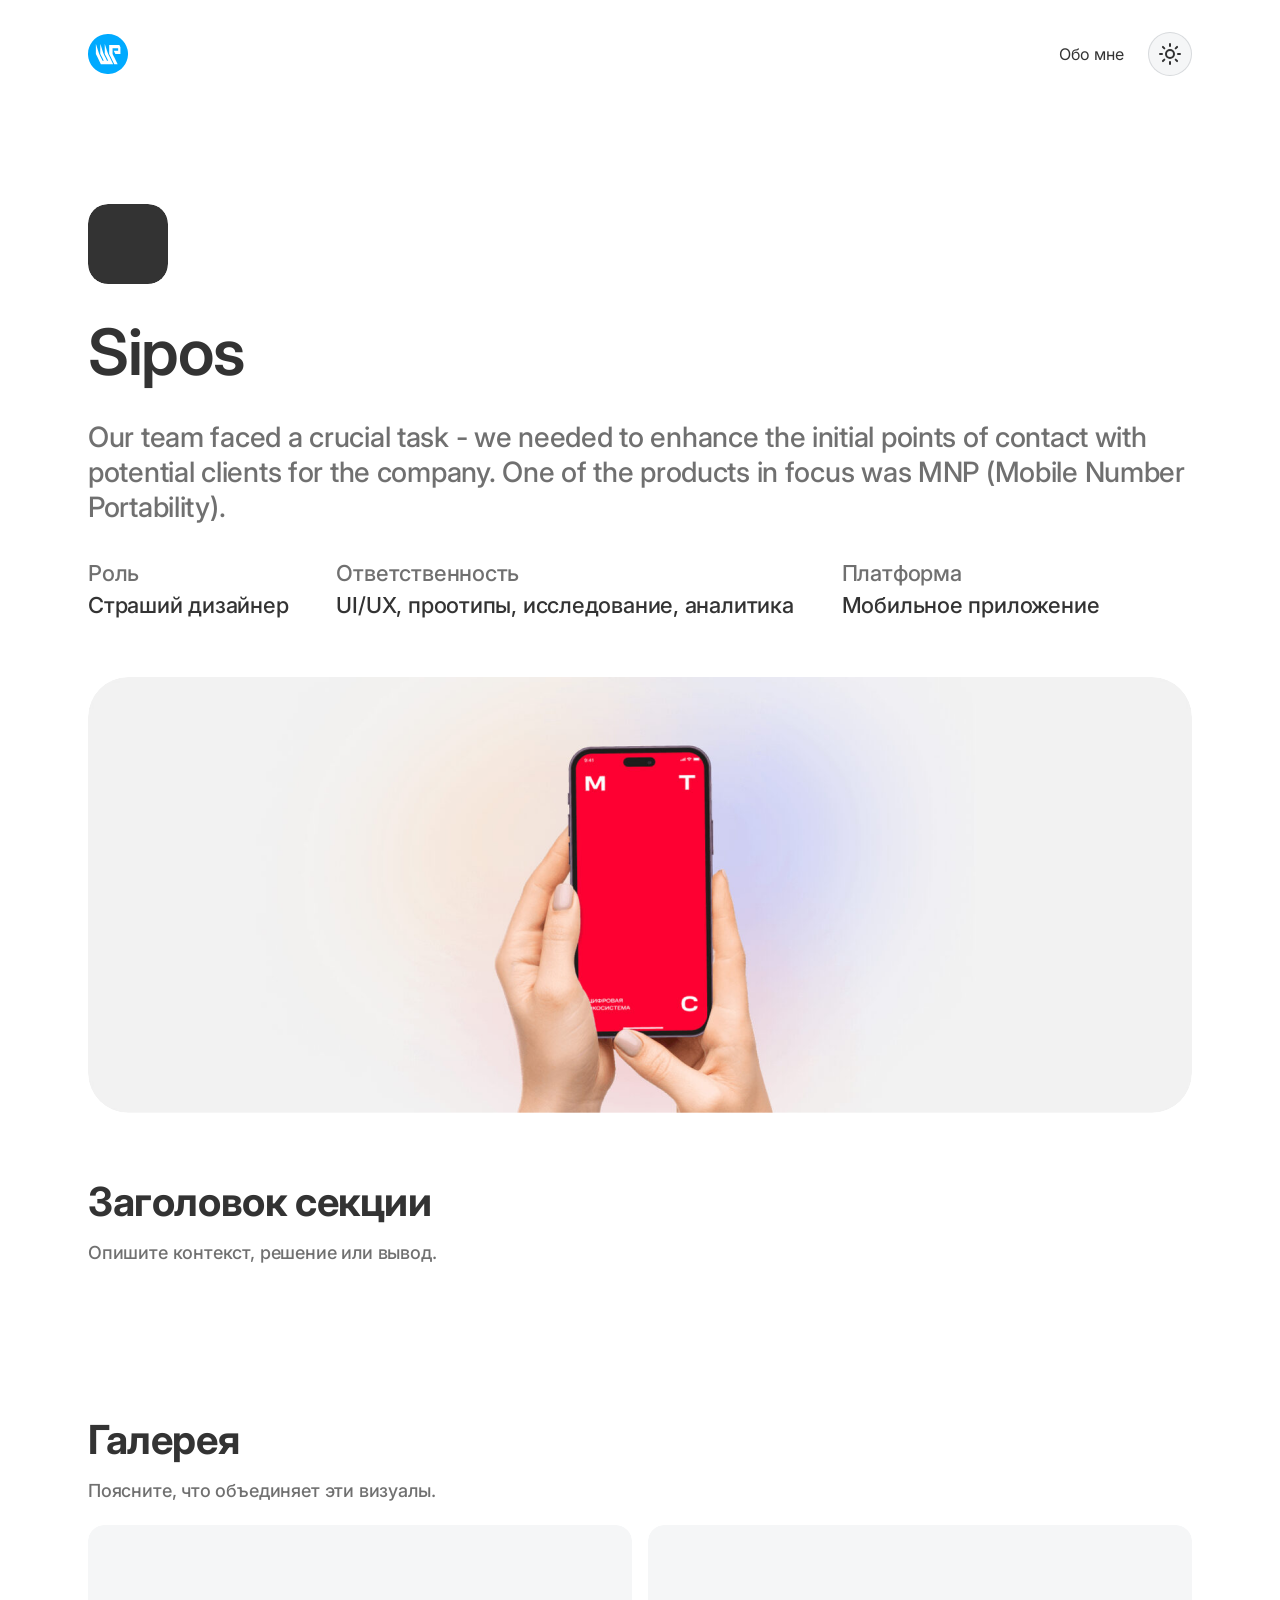
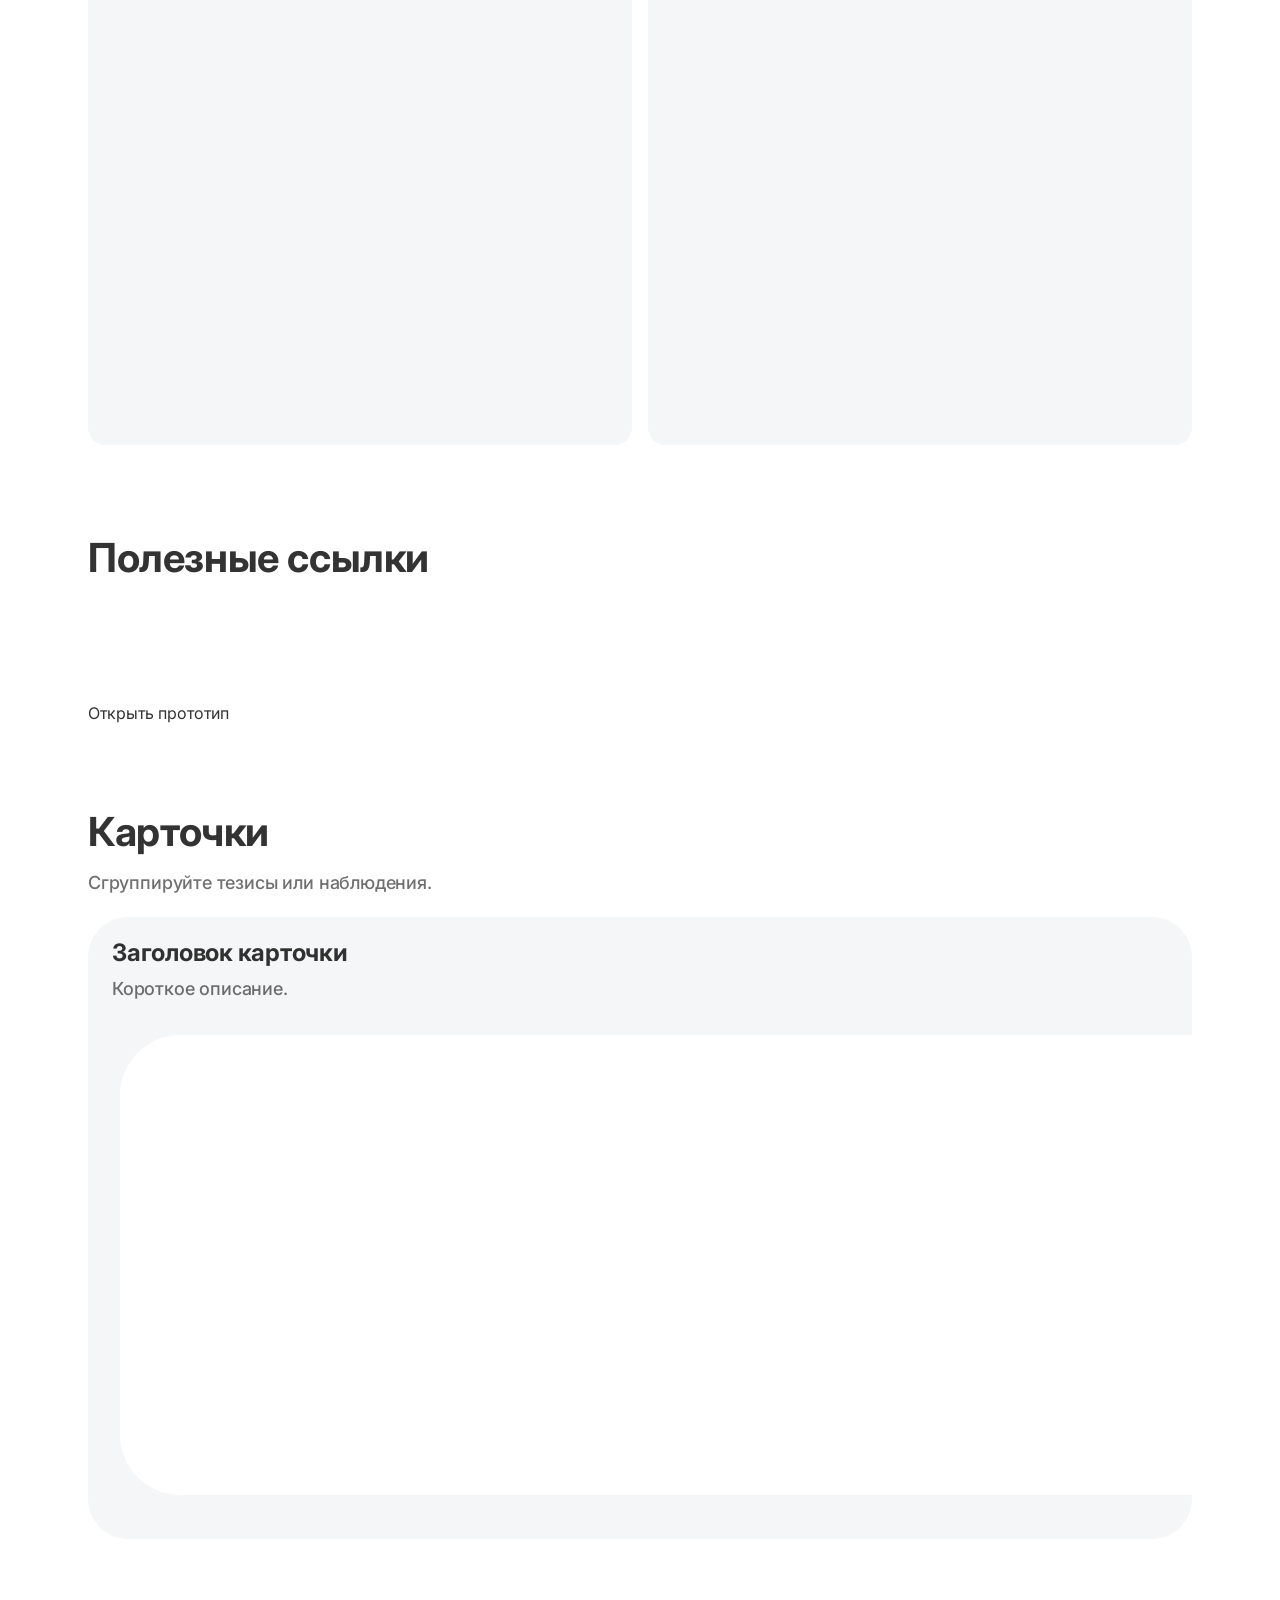
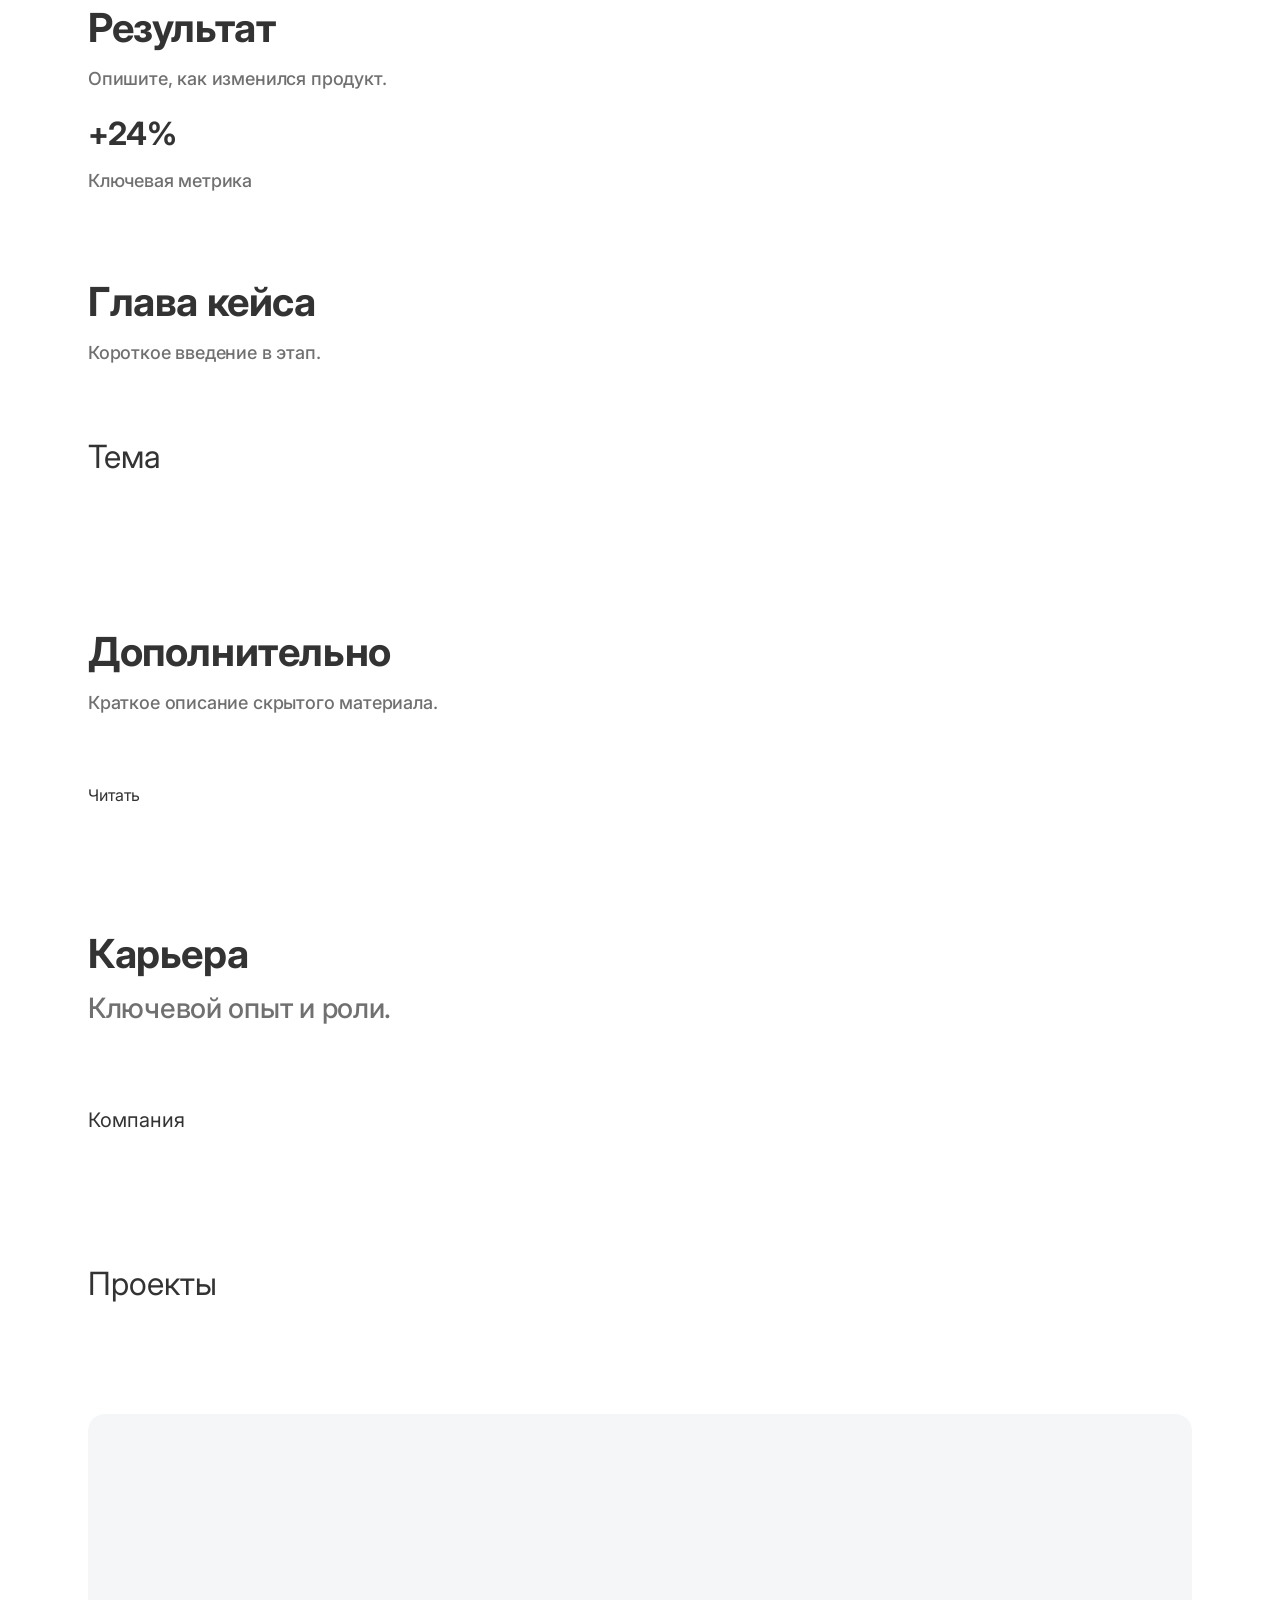
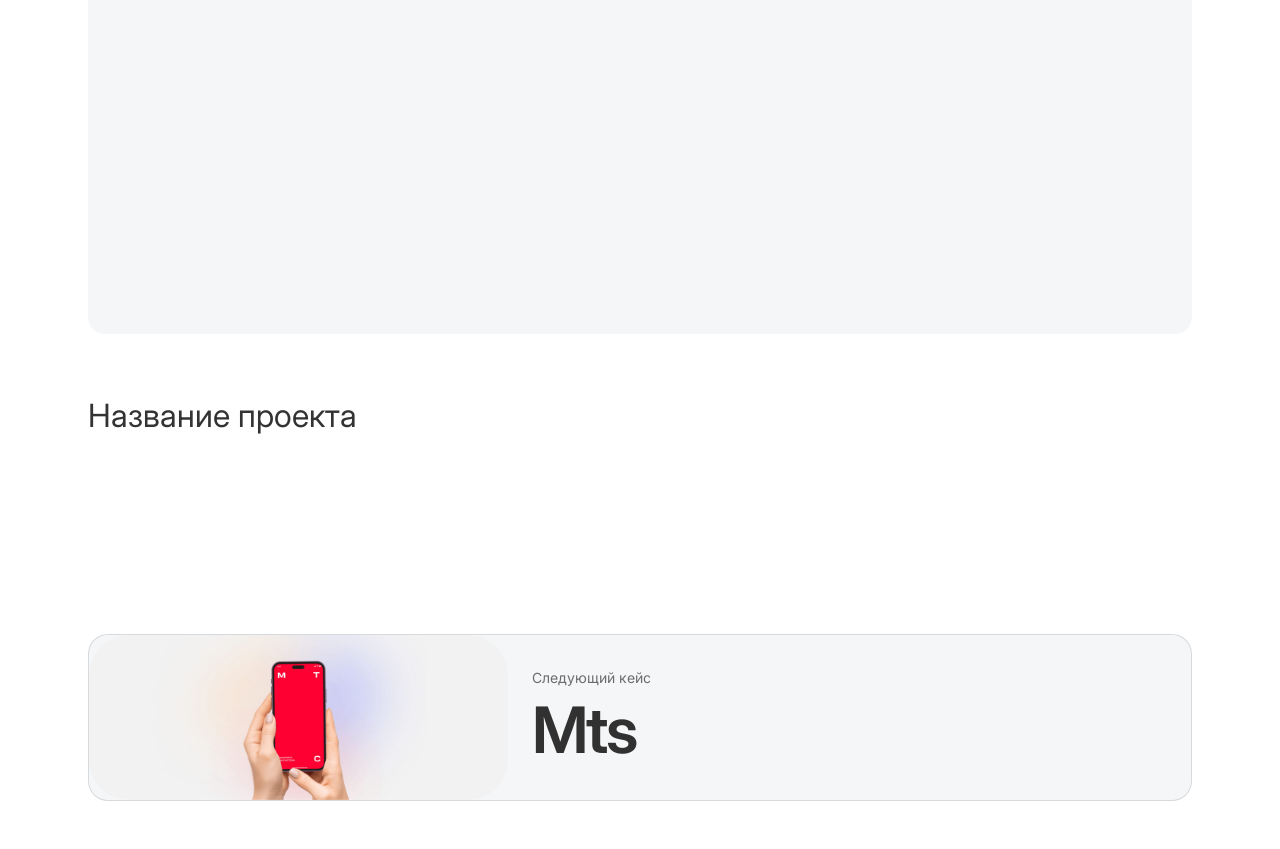
<file: projects/sipos/index.html>
<!doctype html>
<html lang="ru">
<head>
  <meta charset="utf-8">
  <meta name="viewport" content="width=device-width, initial-scale=1">
  <meta name="color-scheme" content="light dark">
  <title>Ruslan Sharipov — старший UX/UI дизайнер</title>
  <link rel="preconnect" href="https://fonts.googleapis.com">
  <link rel="preconnect" href="https://fonts.gstatic.com" crossorigin>
  <link href="https://fonts.googleapis.com/css2?family=Inter:wght@400;500;600;700&display=swap" rel="stylesheet">
  <link rel="stylesheet" href="page.css">
</head>
<body>
  <main class="page-container">
    <nav class="site-nav" style="display:flex;flex-direction:row;gap:32px;align-items:center;justify-content:space-between;padding:32px 0px 32px 0px;border-radius:0px;width:100%;height:fit-content;align-self:stretch" aria-label="Основная навигация"><div class="site-nav__context"><a class="site-nav__brand" href="../../index.html" style="display:flex;flex-direction:row;gap:16px;align-items:center;justify-content:flex-start;padding:0px 0px 0px 0px;border-radius:0px;width:fit-content;max-width:100%;height:fit-content" aria-label="На главную"><span class="asset-container" style="border-radius:0px;width:min(40px, 100%);height:40px"><img class="site-nav__logo" src="../../assets/header-logo.svg" alt="" width="40" height="40"></span></a></div><div class="site-nav__actions"><div class="site-nav__links"><a class="site-nav__link" href="../../about/index.html">Обо мне</a></div><button class="theme-toggle" id="theme-toggle" type="button" aria-label="Переключить цветовую тему"><span data-theme-icon="light"><svg xmlns="http://www.w3.org/2000/svg" width="24" height="24" viewBox="0 0 24 24" fill="none" stroke="currentColor" stroke-width="2" stroke-linecap="round" stroke-linejoin="round" aria-hidden="true" focusable="false"><circle cx="12" cy="12" r="4"/><path d="M12 2v2"/><path d="M12 20v2"/><path d="m4.93 4.93 1.41 1.41"/><path d="m17.66 17.66 1.41 1.41"/><path d="M2 12h2"/><path d="M20 12h2"/><path d="m6.34 17.66-1.41 1.41"/><path d="m19.07 4.93-1.41 1.41"/></svg></span><span data-theme-icon="dark" hidden><svg xmlns="http://www.w3.org/2000/svg" width="24" height="24" viewBox="0 0 24 24" fill="none" stroke="currentColor" stroke-width="2" stroke-linecap="round" stroke-linejoin="round" aria-hidden="true" focusable="false"><path d="M20.985 12.486a9 9 0 1 1-9.473-9.472c.405-.022.617.46.402.803a6 6 0 0 0 8.268 8.268c.344-.215.825-.004.803.401"/></svg></span></button></div></nav>
    <nav class="project-nav" style="display:flex;flex-direction:row;gap:32px;align-items:center;justify-content:space-between;padding:32px 0px 32px 0px;border-radius:0px;width:100%;height:fit-content;align-self:stretch" aria-label="Навигация по проекту"><div class="project-nav__context"></div><div class="project-nav__actions"></div></nav>
    <header class="hero" style="display:flex;flex-direction:column;gap:56px;align-items:flex-start;justify-content:flex-start;padding:32px 0px 32px 0px;border-radius:0px;width:100%;height:fit-content;align-self:stretch;overflow:hidden"><div class="hero__description" style="display:flex;flex-direction:column;gap:32px;align-items:flex-start;justify-content:flex-start;padding:0px 0px 0px 0px;border-radius:0px;width:100%;height:fit-content;align-self:stretch">
      <span class="asset-container" style="border-radius:20px;width:min(80px, 100%);height:80px"><img class="hero__icon" src="assets/hero-icon.svg" alt="" width="80" height="80"></span>
      <h1 class="generated-title hero__title" style="font-size:64px;font-weight:600;text-align:left;line-height:72px;letter-spacing:-1.28px;color:var(--color-text-primary);text-decoration:none;display:flex;flex-direction:column;justify-content:flex-start;width:100%;height:fit-content;align-self:stretch;--desktop-title-size:64px;--mobile-title-size:51.2px">Sipos</h1>
      <p class="hero__body" style="font-size:28px;font-weight:500;text-align:left;line-height:35px;letter-spacing:-0.28px;color:var(--color-text-secondary);text-decoration:none;display:flex;flex-direction:column;justify-content:flex-end;width:100%;height:fit-content;align-self:stretch">Our team faced a crucial task - we needed to enhance the initial points of contact with potential clients for the company. One of the products in focus was MNP (Mobile Number Portability).</p>
      <dl class="hero__meta" style="display:flex;flex-direction:row;gap:48px;align-items:flex-start;justify-content:flex-start;padding:0px 0px 0px 0px;border-radius:0px;width:100%;height:fit-content;align-self:stretch"><div class="hero__meta-item" style="display:flex;flex-direction:column;gap:0px;align-items:flex-start;justify-content:flex-start;padding:0px 0px 0px 0px;border-radius:0px;width:fit-content;max-width:100%;height:fit-content"><dt style="font-size:22px;font-weight:500;text-align:left;line-height:32px;letter-spacing:-0.22px;color:var(--color-text-secondary);text-decoration:none;display:flex;flex-direction:column;justify-content:flex-end;width:fit-content;max-width:100%;height:fit-content">Роль</dt><dd style="font-size:22px;font-weight:500;text-align:left;line-height:32px;letter-spacing:-0.22px;color:var(--color-text-primary);text-decoration:none;display:flex;flex-direction:column;justify-content:flex-end;width:fit-content;max-width:100%;height:fit-content">Страший дизайнер</dd></div><div class="hero__meta-item" style="display:flex;flex-direction:column;gap:0px;align-items:flex-start;justify-content:flex-start;padding:0px 0px 0px 0px;border-radius:0px;width:fit-content;max-width:100%;height:fit-content"><dt style="font-size:22px;font-weight:500;text-align:left;line-height:32px;letter-spacing:-0.22px;color:var(--color-text-secondary);text-decoration:none;display:flex;flex-direction:column;justify-content:flex-end;width:fit-content;max-width:100%;height:fit-content">Ответственность</dt><dd style="font-size:22px;font-weight:500;text-align:left;line-height:32px;letter-spacing:-0.22px;color:var(--color-text-primary);text-decoration:none;display:flex;flex-direction:column;justify-content:flex-end;width:fit-content;max-width:100%;height:fit-content">UI/UX, проотипы, исследование, аналитика</dd></div><div class="hero__meta-item" style="display:flex;flex-direction:column;gap:0px;align-items:flex-start;justify-content:flex-start;padding:0px 0px 0px 0px;border-radius:0px;width:fit-content;max-width:100%;height:fit-content"><dt style="font-size:22px;font-weight:500;text-align:left;line-height:32px;letter-spacing:-0.22px;color:var(--color-text-secondary);text-decoration:none;display:flex;flex-direction:column;justify-content:flex-end;width:fit-content;max-width:100%;height:fit-content">Платформа</dt><dd style="font-size:22px;font-weight:500;text-align:left;line-height:32px;letter-spacing:-0.22px;color:var(--color-text-primary);text-decoration:none;display:flex;flex-direction:column;justify-content:flex-end;width:fit-content;max-width:100%;height:fit-content">Мобильное приложение</dd></div></dl>
    </div><button class="lightbox-trigger" style="border-radius:40px;width:100%;height:fit-content;align-self:stretch;overflow:hidden" type="button" data-lightbox-src="assets/hero-image.png" data-lightbox-alt="Sipos" aria-label="Открыть изображение: Sipos"><img class="hero__image" src="assets/hero-image.png" alt="Sipos" width="1104" height="436"></button></header>
    <div class="sections" style="display:flex;flex-direction:column;gap:64px;align-items:flex-start;justify-content:flex-start;padding:32px 0px 32px 0px;border-radius:0px;width:100%;height:fit-content;align-self:stretch;overflow:hidden"><section class="content-section text-section" style="display:flex;flex-direction:column;gap:24px;align-items:flex-start;justify-content:flex-start;padding:0px 0px 0px 0px;border-radius:0px;width:100%;height:fit-content;align-self:stretch"><div class="section__text" style="display:flex;flex-direction:column;gap:12px;align-items:flex-start;justify-content:flex-start;padding:0px 0px 0px 0px;border-radius:0px;width:100%;height:fit-content;align-self:stretch;overflow:hidden"><h2 class="generated-title section__title" style="font-size:40px;font-weight:700;text-align:left;line-height:50px;letter-spacing:-0.4px;color:var(--color-text-primary);text-decoration:none;display:flex;flex-direction:column;justify-content:flex-start;width:100%;height:fit-content;align-self:stretch;--desktop-title-size:40px;--mobile-title-size:32px">Заголовок секции</h2><p class="section__body" style="font-size:18px;font-weight:500;text-align:left;line-height:28px;letter-spacing:-0.18px;color:var(--color-text-secondary);text-decoration:none;display:flex;flex-direction:column;justify-content:flex-start;width:100%;height:24px;align-self:stretch">Опишите контекст, решение или вывод.</p></div></section>
<section class="content-section text-image-section" style="display:flex;flex-direction:column;gap:24px;align-items:flex-start;justify-content:flex-start;padding:0px 0px 0px 0px;border-radius:0px;width:100%;height:fit-content;align-self:stretch"><div class="section__text" style="display:flex;flex-direction:column;gap:12px;align-items:flex-start;justify-content:flex-start;padding:0px 0px 0px 0px;border-radius:0px;width:100%;height:fit-content;align-self:stretch;overflow:hidden"><h2 class="generated-title section__title" style="font-size:40px;font-weight:700;text-align:left;line-height:50px;letter-spacing:-0.4px;color:var(--color-text-primary);text-decoration:none;display:flex;flex-direction:column;justify-content:flex-start;width:100%;height:fit-content;align-self:stretch;--desktop-title-size:40px;--mobile-title-size:32px">Текст и изображение</h2><p class="section__body" style="font-size:18px;font-weight:500;text-align:left;line-height:28px;letter-spacing:-0.18px;color:var(--color-text-secondary);text-decoration:none;display:flex;flex-direction:column;justify-content:flex-start;width:100%;height:24px;align-self:stretch">Объясните, что показано на визуале.</p></div><button class="lightbox-trigger" style="border-radius:16px;width:100%;height:520px;align-self:stretch;overflow:hidden" type="button" data-lightbox-src="assets/section-02-image-01.png" data-lightbox-alt="Текст и изображение" aria-label="Открыть изображение: Текст и изображение"><img class="section__image" src="assets/section-02-image-01.png" alt="Текст и изображение" width="1104" height="520"></button></section>
<section class="content-section text-gallery-section" style="display:flex;flex-direction:column;gap:24px;align-items:flex-start;justify-content:flex-start;padding:0px 0px 0px 0px;border-radius:0px;width:100%;height:fit-content;align-self:stretch"><div class="section__text" style="display:flex;flex-direction:column;gap:12px;align-items:flex-start;justify-content:flex-start;padding:0px 0px 0px 0px;border-radius:0px;width:100%;height:fit-content;align-self:stretch;overflow:hidden"><h2 class="generated-title section__title" style="font-size:40px;font-weight:700;text-align:left;line-height:50px;letter-spacing:-0.4px;color:var(--color-text-primary);text-decoration:none;display:flex;flex-direction:column;justify-content:flex-start;width:100%;height:fit-content;align-self:stretch;--desktop-title-size:40px;--mobile-title-size:32px">Галерея</h2><p class="section__body" style="font-size:18px;font-weight:500;text-align:left;line-height:28px;letter-spacing:-0.18px;color:var(--color-text-secondary);text-decoration:none;display:flex;flex-direction:column;justify-content:flex-start;width:100%;height:24px;align-self:stretch">Поясните, что объединяет эти визуалы.</p></div><div class="gallery" style="--desktop-columns:2;--tablet-columns:2;gap:16px;align-items:flex-start;justify-content:flex-start;padding:0px 0px 0px 0px;border-radius:0px;width:100%;height:fit-content;align-self:stretch;overflow:hidden"><figure class="gallery__item"><button class="lightbox-trigger" style="border-radius:16px;width:100%;height:520px;align-self:stretch;overflow:hidden" type="button" data-lightbox-src="assets/section-03-image-01.png" data-lightbox-alt="Галерея" aria-label="Открыть изображение: Галерея"><img class="gallery__image" src="assets/section-03-image-01.png" alt="Галерея" width="544" height="520"></button><span class="gallery__caption" style="font-size:14px;font-weight:400;text-align:left;line-height:139.9999976158142px;letter-spacing:0px;color:var(--color-text-primary);text-decoration:none;display:flex;flex-direction:column;justify-content:flex-start;width:100%;height:24px;align-self:stretch">Подпись к изображению</span></figure><figure class="gallery__item"><button class="lightbox-trigger" style="border-radius:16px;width:100%;height:520px;align-self:stretch;overflow:hidden" type="button" data-lightbox-src="assets/section-03-image-02.png" data-lightbox-alt="Галерея" aria-label="Открыть изображение: Галерея"><img class="gallery__image" src="assets/section-03-image-02.png" alt="Галерея" width="544" height="520"></button><span class="gallery__caption" style="font-size:14px;font-weight:400;text-align:left;line-height:139.9999976158142px;letter-spacing:0px;color:var(--color-text-primary);text-decoration:none;display:flex;flex-direction:column;justify-content:flex-start;width:100%;height:24px;align-self:stretch">Подпись к изображению</span></figure></div></section>
<section class="content-section text-links-section" style="display:flex;flex-direction:column;gap:24px;align-items:flex-start;justify-content:flex-start;padding:0px 0px 0px 0px;border-radius:0px;width:100%;height:fit-content;align-self:stretch"><div class="section__text" style="display:flex;flex-direction:column;gap:12px;align-items:flex-start;justify-content:flex-start;padding:0px 0px 0px 0px;border-radius:0px;width:100%;height:fit-content;align-self:stretch;overflow:hidden"><h2 class="generated-title section__title" style="font-size:40px;font-weight:700;text-align:left;line-height:50px;letter-spacing:-0.4px;color:var(--color-text-primary);text-decoration:none;display:flex;flex-direction:column;justify-content:flex-start;width:100%;height:fit-content;align-self:stretch;--desktop-title-size:40px;--mobile-title-size:32px">Полезные ссылки</h2><p class="section__body" style="font-size:16px;font-weight:400;text-align:left;line-height:139.9999976158142px;letter-spacing:0px;color:var(--color-text-primary);text-decoration:none;display:flex;flex-direction:column;justify-content:flex-start;width:100%;height:24px;align-self:stretch">Добавьте прототипы или материалы.</p></div><ul class="link-list" style="display:flex;flex-direction:row;gap:12px;align-items:flex-start;justify-content:flex-start;flex-wrap:wrap;padding:0px 0px 0px 0px;border-radius:0px;width:100%;height:fit-content;align-self:stretch;overflow:hidden"><li><a class="link-chip" style="display:flex;flex-direction:row;gap:16px;align-items:flex-start;justify-content:flex-start;padding:0px 0px 0px 0px;border-radius:0px;width:fit-content;max-width:100%;height:100px;align-self:stretch;overflow:hidden" href="https://example.com" target="_blank" rel="noopener noreferrer"><span class="link-chip__text" style=""><span class="link-chip__label" style="font-size:16px;font-weight:400;text-align:left;line-height:139.9999976158142px;letter-spacing:0px;color:var(--color-text-primary);text-decoration:none;display:flex;flex-direction:column;justify-content:flex-start;flex-grow:1;width:100%;height:100%;align-self:stretch">Открыть прототип</span></span></a></li></ul></section>
<section class="content-section text-cards-section" style="display:flex;flex-direction:column;gap:24px;align-items:flex-start;justify-content:flex-start;padding:0px 0px 0px 0px;border-radius:0px;width:100%;height:fit-content;align-self:stretch"><div class="section__text" style="display:flex;flex-direction:column;gap:12px;align-items:flex-start;justify-content:flex-start;padding:0px 0px 0px 0px;border-radius:0px;width:100%;height:fit-content;align-self:stretch;overflow:hidden"><h2 class="generated-title section__title" style="font-size:40px;font-weight:700;text-align:left;line-height:50px;letter-spacing:-0.4px;color:var(--color-text-primary);text-decoration:none;display:flex;flex-direction:column;justify-content:flex-start;width:100%;height:fit-content;align-self:stretch;--desktop-title-size:40px;--mobile-title-size:32px">Карточки</h2><p class="section__body" style="font-size:18px;font-weight:500;text-align:left;line-height:28px;letter-spacing:-0.18px;color:var(--color-text-secondary);text-decoration:none;display:flex;flex-direction:column;justify-content:flex-start;width:100%;height:24px;align-self:stretch">Сгруппируйте тезисы или наблюдения.</p></div><div class="card-grid" style="--desktop-columns:1;--tablet-columns:1;gap:16px;align-items:flex-start;justify-content:flex-start;padding:0px 0px 0px 0px;border-radius:0px;width:100%;height:fit-content;align-self:stretch;overflow:hidden"><article class="content-card" style="display:flex;flex-direction:column;gap:0px;align-items:center;justify-content:flex-start;padding:0px 0px 0px 0px;border-radius:40px;background:var(--color-surface);flex-grow:1;width:100%;height:fit-content;align-self:stretch;overflow:hidden"><div class="content-card__text" style="display:flex;flex-direction:column;gap:6px;align-items:flex-start;justify-content:flex-start;padding:20px 24px 20px 24px;border-radius:0px;width:100%;height:fit-content;align-self:stretch;overflow:hidden"><h3 class="content-card__title" style="font-size:24px;font-weight:700;text-align:left;line-height:32px;letter-spacing:-0.24px;color:var(--color-text-primary);text-decoration:none;display:flex;flex-direction:column;justify-content:flex-start;width:100%;height:fit-content;align-self:stretch;--desktop-title-size:24px;--mobile-title-size:22px">Заголовок карточки</h3><p class="content-card__body" style="font-size:18px;font-weight:500;text-align:left;line-height:28px;letter-spacing:-0.18px;color:var(--color-text-secondary);text-decoration:none;display:flex;flex-direction:column;justify-content:flex-start;width:100%;height:24px;align-self:stretch">Короткое описание.</p></div><button class="lightbox-trigger" style="border-radius:16px;width:100%;height:520px;align-self:stretch;overflow:hidden" type="button" data-lightbox-src="assets/section-05-card-01-image.png" data-lightbox-alt="Заголовок карточки" aria-label="Открыть изображение: Заголовок карточки"><img class="content-card__image" src="assets/section-05-card-01-image.png" alt="Заголовок карточки" width="1104" height="520"></button></article></div></section>
<section class="content-section metrics-section" style="display:flex;flex-direction:column;gap:24px;align-items:flex-start;justify-content:flex-start;padding:0px 0px 0px 0px;border-radius:0px;width:100%;height:fit-content;align-self:stretch"><div class="section__text" style="display:flex;flex-direction:column;gap:12px;align-items:flex-start;justify-content:flex-start;padding:0px 0px 0px 0px;border-radius:0px;width:100%;height:fit-content;align-self:stretch;overflow:hidden"><h2 class="generated-title section__title" style="font-size:40px;font-weight:700;text-align:left;line-height:50px;letter-spacing:-0.4px;color:var(--color-text-primary);text-decoration:none;display:flex;flex-direction:column;justify-content:flex-start;width:100%;height:fit-content;align-self:stretch;--desktop-title-size:40px;--mobile-title-size:32px">Результат</h2><p class="section__body" style="font-size:18px;font-weight:500;text-align:left;line-height:28px;letter-spacing:-0.18px;color:var(--color-text-secondary);text-decoration:none;display:flex;flex-direction:column;justify-content:flex-start;width:100%;height:24px;align-self:stretch">Опишите, как изменился продукт.</p></div><dl class="metrics-grid" style="--desktop-columns:1;--tablet-columns:1;gap:16px;align-items:flex-start;justify-content:flex-start;padding:0px 0px 0px 0px;border-radius:0px;width:fit-content;max-width:100%;height:100px;align-self:stretch;overflow:hidden"><div class="metric" style="display:flex;flex-direction:column;gap:12px;align-items:flex-start;justify-content:flex-start;padding:0px 0px 0px 0px;border-radius:0px;flex-grow:1;width:100%;height:fit-content;align-self:stretch;overflow:hidden"><div class="metric__value-label" style="display:flex;flex-direction:column;gap:12px;align-items:flex-start;justify-content:flex-start;padding:0px 0px 0px 0px;border-radius:0px;width:100%;height:fit-content;align-self:stretch;overflow:hidden"><dd><span class="metric__value" style="font-size:32px;font-weight:700;text-align:left;line-height:42px;letter-spacing:-0.32px;color:var(--color-text-primary);text-decoration:none;display:flex;flex-direction:column;justify-content:flex-start;width:100%;height:fit-content;align-self:stretch">+24%</span></dd><dt><span class="metric__label" style="font-size:18px;font-weight:500;text-align:left;line-height:28px;letter-spacing:-0.18px;color:var(--color-text-secondary);text-decoration:none;display:flex;flex-direction:column;justify-content:flex-start;width:100%;height:24px;align-self:stretch">Ключевая метрика</span></dt></div></div></dl></section>
<section class="content-section chapter-section" style="display:flex;flex-direction:column;gap:24px;align-items:flex-start;justify-content:flex-start;padding:0px 0px 0px 0px;border-radius:0px;width:100%;height:fit-content;align-self:stretch"><div class="section__text" style="display:flex;flex-direction:column;gap:12px;align-items:flex-start;justify-content:flex-start;padding:0px 0px 0px 0px;border-radius:0px;width:100%;height:fit-content;align-self:stretch;overflow:hidden"><h2 class="generated-title section__title" style="font-size:40px;font-weight:700;text-align:left;line-height:50px;letter-spacing:-0.4px;color:var(--color-text-primary);text-decoration:none;display:flex;flex-direction:column;justify-content:flex-start;width:100%;height:fit-content;align-self:stretch;--desktop-title-size:40px;--mobile-title-size:32px">Глава кейса</h2><p class="section__body" style="font-size:18px;font-weight:500;text-align:left;line-height:28px;letter-spacing:-0.18px;color:var(--color-text-secondary);text-decoration:none;display:flex;flex-direction:column;justify-content:flex-start;width:100%;height:24px;align-self:stretch">Короткое введение в этап.</p></div><div class="topics" style="display:flex;flex-direction:column;gap:12px;align-items:flex-start;justify-content:flex-start;padding:0px 0px 0px 0px;border-radius:0px;width:100%;height:fit-content;align-self:stretch;overflow:hidden"><article class="topic" style="display:flex;flex-direction:column;gap:12px;align-items:flex-start;justify-content:flex-start;padding:0px 0px 0px 0px;border-radius:0px;width:100%;height:fit-content;align-self:stretch;overflow:hidden"><div class="topic__content" style="display:flex;flex-direction:column;gap:12px;align-items:flex-start;justify-content:flex-start;padding:0px 0px 0px 0px;border-radius:0px;width:100%;height:fit-content;align-self:stretch;overflow:hidden"><div class="topic__text" style="display:flex;flex-direction:column;gap:12px;align-items:flex-start;justify-content:flex-start;padding:0px 0px 0px 0px;border-radius:0px;width:100%;height:fit-content;align-self:stretch;overflow:hidden"><h3 class="topic__title" style="font-size:32px;font-weight:400;text-align:left;line-height:139.9999976158142px;letter-spacing:0px;color:var(--color-text-primary);text-decoration:none;display:flex;flex-direction:column;justify-content:flex-start;width:100%;height:fit-content;align-self:stretch;--desktop-title-size:32px;--mobile-title-size:25.6px">Тема</h3><p class="topic__body" style="font-size:16px;font-weight:400;text-align:left;line-height:139.9999976158142px;letter-spacing:0px;color:var(--color-text-primary);text-decoration:none;display:flex;flex-direction:column;justify-content:flex-start;width:100%;height:24px;align-self:stretch">Опишите часть процесса.</p></div></div></article></div></section>
<section class="content-section accordion" style="display:flex;flex-direction:column;gap:24px;align-items:flex-start;justify-content:flex-start;padding:0px 0px 0px 0px;border-radius:0px;width:100%;height:fit-content;align-self:stretch" data-accordion>
    <div class="accordion__summary" style="display:flex;flex-direction:column;gap:12px;align-items:flex-start;justify-content:flex-start;padding:0px 0px 0px 0px;border-radius:0px;width:100%;height:fit-content;align-self:stretch;overflow:hidden">
      <h2 class="generated-title accordion__title" style="font-size:40px;font-weight:700;text-align:left;line-height:50px;letter-spacing:-0.4px;color:var(--color-text-primary);text-decoration:none;display:flex;flex-direction:column;justify-content:flex-start;width:100%;height:fit-content;align-self:stretch;--desktop-title-size:40px;--mobile-title-size:32px">Дополнительно</h2>
      <p class="accordion__body" style="font-size:18px;font-weight:500;text-align:left;line-height:28px;letter-spacing:-0.18px;color:var(--color-text-secondary);text-decoration:none;display:flex;flex-direction:column;justify-content:flex-start;width:100%;height:24px;align-self:stretch">Краткое описание скрытого материала.</p>
      <button class="accordion__toggle" style="display:flex;flex-direction:row;gap:16px;align-items:flex-start;justify-content:flex-start;padding:0px 0px 0px 0px;border-radius:0px;width:fit-content;max-width:100%;height:fit-content;align-self:stretch;overflow:hidden" type="button" aria-expanded="false" aria-controls="accordion-08-content" data-accordion-toggle>
        <span class="accordion__label accordion__label--collapsed" style="font-size:16px;font-weight:400;text-align:left;line-height:139.9999976158142px;letter-spacing:0px;color:var(--color-text-primary);text-decoration:none;display:flex;flex-direction:column;justify-content:flex-start;flex-grow:1;width:100%;height:fit-content">Читать</span>
        <span data-accordion-expanded-label hidden><span class="accordion__label accordion__label--expanded" style="font-size:16px;font-weight:400;text-align:left;line-height:139.9999976158142px;letter-spacing:0px;color:var(--color-text-primary);text-decoration:none;display:flex;flex-direction:column;justify-content:flex-start;width:fit-content;max-width:100%;height:fit-content">Свернуть</span></span>
      </button>
    </div>
    <div class="accordion__content" id="accordion-08-content" style="display:flex;flex-direction:column;gap:12px;align-items:flex-start;justify-content:flex-start;padding:0px 0px 0px 0px;border-radius:0px;width:100%;height:fit-content;align-self:stretch;overflow:hidden" data-accordion-content hidden><div class="accordion__item accordion__item--text" style="display:flex;flex-direction:column;gap:12px;align-items:flex-start;justify-content:flex-start;padding:0px 0px 0px 0px;border-radius:0px;width:100%;height:fit-content;align-self:stretch;overflow:hidden"><p class="accordion__text" style="font-size:16px;font-weight:400;text-align:left;line-height:139.9999976158142px;letter-spacing:0px;color:var(--color-text-primary);text-decoration:none;display:flex;flex-direction:column;justify-content:flex-start;width:100%;height:24px;align-self:stretch">Подробное описание.</p></div></div>
  </section>
<section class="content-section career-section" style="display:flex;flex-direction:column;gap:24px;align-items:flex-start;justify-content:flex-start;padding:0px 0px 0px 0px;border-radius:0px;width:100%;height:fit-content;align-self:stretch"><div class="section__text" style="display:flex;flex-direction:column;gap:12px;align-items:flex-start;justify-content:flex-start;padding:0px 0px 0px 0px;border-radius:0px;width:100%;height:fit-content;align-self:stretch;overflow:hidden"><h2 class="generated-title section__title" style="font-size:40px;font-weight:700;text-align:left;line-height:50px;letter-spacing:-0.4px;color:var(--color-text-primary);text-decoration:none;display:flex;flex-direction:column;justify-content:flex-start;width:100%;height:fit-content;align-self:stretch;--desktop-title-size:40px;--mobile-title-size:32px">Карьера</h2><p class="section__body" style="font-size:28px;font-weight:500;text-align:left;line-height:35px;letter-spacing:-0.28px;color:var(--color-text-secondary);text-decoration:none;display:flex;flex-direction:column;justify-content:flex-end;width:100%;height:fit-content;align-self:stretch">Ключевой опыт и роли.</p></div><div class="career-list" style="display:flex;flex-direction:column;gap:12px;align-items:flex-start;justify-content:flex-start;padding:0px 0px 0px 0px;border-radius:0px;width:100%;height:fit-content;align-self:stretch;overflow:hidden"><article class="career__item" style="display:flex;flex-direction:column;gap:12px;align-items:flex-start;justify-content:flex-start;padding:0px 0px 0px 0px;border-radius:0px;width:100%;height:fit-content;align-self:stretch;overflow:hidden"><div class="career__content" style="display:flex;flex-direction:row;gap:16px;align-items:flex-start;justify-content:flex-start;padding:0px 0px 0px 0px;border-radius:0px;width:fit-content;max-width:100%;height:100px;align-self:stretch;overflow:hidden"><div class="career__info" style="display:flex;flex-direction:column;gap:12px;align-items:flex-start;justify-content:flex-start;padding:0px 0px 0px 0px;border-radius:0px;flex-grow:1;width:100%;height:fit-content;align-self:stretch;overflow:hidden"><h3 class="career__company" style="font-size:20px;font-weight:400;text-align:left;line-height:139.9999976158142px;letter-spacing:0px;color:var(--color-text-primary);text-decoration:none;display:flex;flex-direction:column;justify-content:flex-start;width:100%;height:fit-content;align-self:stretch;--desktop-title-size:20px;--mobile-title-size:22px">Компания</h3><p class="career__role" style="font-size:16px;font-weight:400;text-align:left;line-height:139.9999976158142px;letter-spacing:0px;color:var(--color-text-primary);text-decoration:none;display:flex;flex-direction:column;justify-content:flex-start;width:100%;height:24px;align-self:stretch">Продуктовый дизайнер</p><p class="career__period" style="font-size:14px;font-weight:400;text-align:left;line-height:139.9999976158142px;letter-spacing:0px;color:var(--color-text-primary);text-decoration:none;display:flex;flex-direction:column;justify-content:flex-start;width:100%;height:24px;align-self:stretch">2024 — сейчас</p></div></div></article></div></section>
<section class="content-section projects-section" style="display:flex;flex-direction:column;gap:24px;align-items:flex-start;justify-content:flex-start;padding:0px 0px 0px 0px;border-radius:0px;width:100%;height:fit-content;align-self:stretch"><div class="section__text" style="display:flex;flex-direction:column;gap:12px;align-items:flex-start;justify-content:flex-start;padding:0px 0px 0px 0px;border-radius:0px;width:100%;height:fit-content;align-self:stretch;overflow:hidden"><h2 class="generated-title section__title" style="font-size:32px;font-weight:400;text-align:left;line-height:139.9999976158142px;letter-spacing:0px;color:var(--color-text-primary);text-decoration:none;display:flex;flex-direction:column;justify-content:flex-start;width:100%;height:fit-content;align-self:stretch;--desktop-title-size:32px;--mobile-title-size:25.6px">Проекты</h2><p class="section__body" style="font-size:16px;font-weight:400;text-align:left;line-height:139.9999976158142px;letter-spacing:0px;color:var(--color-text-primary);text-decoration:none;display:flex;flex-direction:column;justify-content:flex-start;width:100%;height:24px;align-self:stretch">Выбранные кейсы.</p></div><div class="project-grid" style="display:flex;flex-direction:column;gap:12px;align-items:flex-start;justify-content:flex-start;padding:0px 0px 0px 0px;border-radius:0px;width:100%;height:fit-content;align-self:stretch;overflow:hidden"><a class="project-card" data-project-card style="display:flex;flex-direction:column;gap:12px;align-items:flex-start;justify-content:flex-start;padding:0px 0px 0px 0px;border-radius:0px;width:100%;height:fit-content;align-self:stretch;overflow:hidden" href="../../projects/mts/index.html"><div class="project-card__visual"><span class="asset-container" style="border-radius:16px;width:100%;height:520px;align-self:stretch;overflow:hidden"><img class="project-card__cover" src="assets/project-mts-cover-01.png" alt="Название проекта" width="1104" height="520"></span></div><div class="project-card__info" style="display:flex;flex-direction:column;gap:12px;align-items:flex-start;justify-content:flex-start;padding:0px 0px 0px 0px;border-radius:0px;width:100%;height:fit-content;align-self:stretch;overflow:hidden"><div class="project-card__text" style="display:flex;flex-direction:column;gap:12px;align-items:flex-start;justify-content:flex-start;padding:0px 0px 0px 0px;border-radius:0px;width:100%;height:fit-content;align-self:stretch;overflow:hidden"><h3 class="project-card__title" style="font-size:32px;font-weight:400;text-align:left;line-height:139.9999976158142px;letter-spacing:0px;color:var(--color-text-primary);text-decoration:none;display:flex;flex-direction:column;justify-content:flex-start;width:100%;height:fit-content;align-self:stretch;--desktop-title-size:32px;--mobile-title-size:25.6px">Название проекта</h3><p class="project-card__body" style="font-size:16px;font-weight:400;text-align:left;line-height:139.9999976158142px;letter-spacing:0px;color:var(--color-text-primary);text-decoration:none;display:flex;flex-direction:column;justify-content:flex-start;width:100%;height:24px;align-self:stretch">Краткое описание.</p></div></div><span class="project-card__cursor" data-project-cursor hidden>Подробнее <svg xmlns="http://www.w3.org/2000/svg" width="24" height="24" viewBox="0 0 24 24" fill="none" stroke="currentColor" stroke-width="2" stroke-linecap="round" stroke-linejoin="round" aria-hidden="true" focusable="false"><path d="M5 12h14"/><path d="m12 5 7 7-7 7"/></svg></span></a></div></section></div>
    <nav class="case-pagination case-pagination--single" aria-label="Навигация между кейсами"><a class="case-pagination__item case-pagination__item--next" href="../mts/index.html" aria-label="Следующий кейс: Mts"><span class="asset-container" style="border-radius:40px;width:100%;height:fit-content;align-self:stretch;overflow:hidden"><img class="case-pagination__image" src="../mts/assets/hero-image.png" alt="Mts" width="1104" height="436"></span><span class="case-pagination__text"><span class="case-pagination__label">Следующий кейс</span><span class="case-pagination__title" style="font-size:64px;font-weight:600;text-align:left;line-height:72px;letter-spacing:-1.28px;color:var(--color-text-primary);text-decoration:none;display:flex;flex-direction:column;justify-content:flex-start;width:100%;height:fit-content;align-self:stretch">Mts</span></span></a></nav>
  </main>
  <dialog class="lightbox" id="lightbox" aria-label="Просмотр изображения">
    <button class="lightbox__close" type="button" data-lightbox-close aria-label="Закрыть изображение"><svg xmlns="http://www.w3.org/2000/svg" width="24" height="24" viewBox="0 0 24 24" fill="none" stroke="currentColor" stroke-width="2" stroke-linecap="round" stroke-linejoin="round" aria-hidden="true" focusable="false"><path d="M18 6 6 18"/><path d="m6 6 12 12"/></svg></button>
    <img class="lightbox__image" data-lightbox-image alt="">
  </dialog>
  <script src="site.js"></script>
</body>
</html>
</file>
<file: styles.css>
:root, [data-theme="light"] {
  --color-background: #ffffff;
  --color-surface: #f5f6f7;
  --color-text-primary: rgba(0, 0, 0, 0.800);
  --color-text-secondary: rgba(0, 0, 0, 0.560);
  --color-text-tertiary: rgba(0, 0, 0, 0.400);
  --color-border: rgba(0, 16, 36, 0.120);
  --color-accent: #00aaff;
  --color-success: #1b6500;
  --color-danger: #b60000;
}
[data-theme="dark"] {
  --color-background: #202020;
  --color-surface: rgba(255, 255, 255, 0.100);
  --color-text-primary: #ffffff;
  --color-text-secondary: rgba(255, 255, 255, 0.700);
  --color-text-tertiary: rgba(255, 255, 255, 0.500);
  --color-border: rgba(255, 255, 255, 0.050);
  --color-accent: #6fcfff;
  --color-success: #31b800;
  --color-danger: #ff4c4c;
}
@media (prefers-color-scheme: dark) {
  :root:not([data-theme]) {
  --color-background: #202020;
  --color-surface: rgba(255, 255, 255, 0.100);
  --color-text-primary: #ffffff;
  --color-text-secondary: rgba(255, 255, 255, 0.700);
  --color-text-tertiary: rgba(255, 255, 255, 0.500);
  --color-border: rgba(255, 255, 255, 0.050);
  --color-accent: #6fcfff;
  --color-success: #31b800;
  --color-danger: #ff4c4c;
}
}
:root {
  color-scheme: light dark;
  --font-family: "Inter", system-ui, sans-serif;
}
* { box-sizing: border-box; }
html { background: var(--color-background); color: var(--color-text-primary); font-family: var(--font-family); }
body { margin: 0; min-width: 0; background: var(--color-background); }
img { display: block; max-width: 100%; height: auto; }
.page-container { width: min(1104px, calc(100% - 64px)); margin-inline: auto; }
.site-nav, .project-nav { display: flex; align-items: center; justify-content: space-between; gap: 24px; padding-top: 24px; }
.site-nav__context, .project-nav__context { display: flex; align-items: center; gap: 24px; }
.site-nav__actions, .project-nav__actions { display: flex; align-items: center; gap: 24px; }
.site-nav__links { display: flex; flex-wrap: wrap; gap: 16px; }
.site-nav__link { color: inherit; text-decoration: none; }
.site-nav__brand { color: inherit; text-decoration: none; }
.project-nav__back { color: inherit; text-decoration: none; }
.project-nav__back:hover { color: var(--color-accent); }
.theme-toggle { display: grid; place-items: center; width: 44px; height: 44px; padding: 0; color: inherit; background: var(--color-surface); border: 1px solid var(--color-border); border-radius: 50%; cursor: pointer; }
.theme-toggle > span { display: grid; place-items: center; }
.theme-toggle > span[hidden] { display: none; }
.theme-toggle:hover { border-color: var(--color-accent); }
.hero { overflow: hidden; }
.hero__cover, .hero__image, .section__image, .image-grid__image, .content-card__image, .topic__image, .project-card__cover { width: 100%; object-fit: cover; border-radius: inherit; }
.hero__description { display: flex; flex-direction: column; }
.hero__icon { object-fit: contain; }
.hero__title, .hero__grade, .hero__body, .section__title, .section__body { margin: 0; white-space: pre-wrap; overflow-wrap: anywhere; }
.generated-title { font-size: clamp(var(--mobile-title-size), 5vw, var(--desktop-title-size)) !important; }
.hero__meta { display: flex; flex-wrap: wrap; margin: 0; }
.hero__meta dt { color: var(--color-text-secondary); }
.hero__meta dd { margin: 0; }
.sections { display: flex; flex-direction: column; }
.content-section { min-width: 0; }
.section__text { display: flex; flex-direction: column; min-width: 0; }
.text-image-section > * { min-width: 0; flex: 1 1 0; }
.text-gallery-section { display: flex; flex-direction: column; }
.gallery { display: grid; grid-template-columns: repeat(var(--desktop-columns), minmax(0, 1fr)); }
.gallery__item { display: flex; flex-direction: column; margin: 0; min-width: 0; }
.gallery__image { width: 100%; object-fit: cover; border-radius: inherit; }
.gallery__caption { display: block; }
.text-images-section, .text-links-section, .text-cards-section, .metrics-section, .chapter-section, .projects-section { display: flex; flex-direction: column; }
.image-grid, .card-grid, .metrics-grid, .project-grid, .project-card__metrics { display: grid; grid-template-columns: repeat(var(--desktop-columns), minmax(0, 1fr)); }
.link-list, .subtopic__links { display: flex; flex-wrap: wrap; margin: 0; padding: 0; list-style: none; }
.link-chip, .subtopic__links a { color: inherit; text-decoration: none; }
.link-chip__icon, .metric__trend-icon { object-fit: contain; }
.content-card, .metric, .project-card { min-width: 0; }
.content-card__text, .project-card__text { display: flex; flex-direction: column; }
.content-card__title, .content-card__body, .project-card__title, .project-card__body, .project-card__year, .project-card__role, .project-card__responsibility, .project-card__platform { margin: 0; }
.project-card__meta { display: flex; flex-wrap: wrap; gap: 8px 16px; color: var(--color-text-secondary); }
.metrics-grid { margin: 0; }
.metric dt, .metric dd { margin: 0; }
.metric__value { display: block; }
.metric__label { color: var(--color-text-secondary); }
.metric__change { display: flex; align-items: center; }
.metric__change--up { color: var(--color-success); }
.metric__change--down { color: var(--color-danger); }
.topics, .subtopics { display: flex; flex-direction: column; }
.topic { display: flex; flex-direction: column; }
.topic__text, .subtopic { display: flex; flex-direction: column; }
.topic__title, .topic__body, .subtopic__title, .subtopic__body { margin: 0; }
.project-card { display: block; color: inherit; text-decoration: none; }
.project-card__visual { position: relative; }
.project-card__tags { position: absolute; inset: 0 auto auto 0; z-index: 1; }
.project-card__cover { transition: transform 240ms ease; }
.project-card:hover .project-card__cover { transform: scale(1.035); }
.project-card__cursor { position: fixed; z-index: 20; display: inline-flex; align-items: center; gap: 8px; padding: 10px 14px; color: var(--color-background); background: var(--color-text-primary); border-radius: 999px; pointer-events: none; transform: translate(-50%, calc(-100% - 12px)); white-space: nowrap; }
.project-card__cursor[hidden] { display: none; }
.case-pagination { display: grid; grid-template-columns: repeat(2, minmax(0, 1fr)); gap: 24px; padding-block: 80px 48px; }
.case-pagination--single { grid-template-columns: minmax(0, 1fr); }
.case-pagination__item { display: grid; grid-template-columns: minmax(120px, 38%) minmax(0, 1fr); min-width: 0; overflow: hidden; color: inherit; text-decoration: none; background: var(--color-surface); border: 1px solid var(--color-border); border-radius: 20px; transition: border-color 160ms ease, transform 160ms ease; }
.case-pagination__item:hover { border-color: var(--color-accent); transform: translateY(-2px); }
.case-pagination__image { width: 100%; height: 100%; min-height: 144px; object-fit: cover; border-radius: 0; }
.case-pagination__text { display: flex; flex-direction: column; justify-content: center; gap: 8px; min-width: 0; padding: 24px; }
.case-pagination__label { color: var(--color-text-secondary); font-size: 14px; }
.case-pagination__title { margin: 0; overflow-wrap: anywhere; }
.accordion__title, .accordion__body, .accordion__text { margin: 0; white-space: pre-wrap; overflow-wrap: anywhere; }
.accordion__toggle { appearance: none; margin: 0; font: inherit; color: inherit; background: transparent; border: 0; text-align: inherit; cursor: pointer; }
.accordion__content[hidden] { display: none !important; }
.accordion__image { width: 100%; object-fit: cover; border-radius: inherit; }
.accordion__link { color: inherit; text-decoration: none; }
.career__company, .career__role, .career__period { margin: 0; white-space: pre-wrap; overflow-wrap: anywhere; }
.career__logo { object-fit: contain; border-radius: inherit; }
.career__divider { flex-shrink: 0; }
.lightbox-trigger { display: block; width: 100%; margin: 0; padding: 0; color: inherit; background: transparent; border: 0; text-align: inherit; cursor: zoom-in; }
.asset-container { display: block; }
.asset-container > img, .lightbox-trigger > img { border-radius: inherit; }
.lightbox { max-width: none; max-height: none; padding: 0; background: transparent; border: 0; overflow: visible; }
.lightbox::backdrop { background: rgba(0, 0, 0, 0.82); }
.lightbox__image { width: auto; max-width: 90vw; height: auto; max-height: 85vh; object-fit: contain; }
.lightbox__close { position: fixed; top: 20px; right: 20px; display: grid; place-items: center; width: 44px; height: 44px; padding: 0; color: #fff; background: rgba(0, 0, 0, 0.72); border: 1px solid rgba(255, 255, 255, 0.35); border-radius: 50%; cursor: pointer; }
body.lightbox-open { overflow: hidden; }
@media (max-width: 767px) {
  .page-container { width: calc(100% - 40px); }
  .text-image-section { flex-direction: column !important; align-items: stretch; }
  .image-grid, .gallery, .card-grid, .metrics-grid, .project-grid, .project-card__metrics { grid-template-columns: repeat(var(--tablet-columns), minmax(0, 1fr)); }
  .case-pagination { grid-template-columns: 1fr; padding-block: 56px 32px; }
}
@media (max-width: 479px) { .page-container { width: calc(100% - 32px); } .image-grid, .gallery, .card-grid, .metrics-grid, .project-grid, .project-card__metrics { grid-template-columns: 1fr; } .case-pagination__item { grid-template-columns: 1fr; } .case-pagination__image { min-height: 180px; aspect-ratio: 16 / 9; } }
</file>
<file: about/page.css>
:root, [data-theme="light"] {
  --color-background: #ffffff;
  --color-surface: #f5f6f7;
  --color-text-primary: rgba(0, 0, 0, 0.800);
  --color-text-secondary: rgba(0, 0, 0, 0.560);
  --color-text-tertiary: rgba(0, 0, 0, 0.400);
  --color-border: rgba(0, 16, 36, 0.120);
  --color-accent: #00aaff;
  --color-success: #1b6500;
  --color-danger: #b60000;
}
[data-theme="dark"] {
  --color-background: #202020;
  --color-surface: rgba(255, 255, 255, 0.100);
  --color-text-primary: #ffffff;
  --color-text-secondary: rgba(255, 255, 255, 0.700);
  --color-text-tertiary: rgba(255, 255, 255, 0.500);
  --color-border: rgba(255, 255, 255, 0.050);
  --color-accent: #6fcfff;
  --color-success: #31b800;
  --color-danger: #ff4c4c;
}
@media (prefers-color-scheme: dark) {
  :root:not([data-theme]) {
  --color-background: #202020;
  --color-surface: rgba(255, 255, 255, 0.100);
  --color-text-primary: #ffffff;
  --color-text-secondary: rgba(255, 255, 255, 0.700);
  --color-text-tertiary: rgba(255, 255, 255, 0.500);
  --color-border: rgba(255, 255, 255, 0.050);
  --color-accent: #6fcfff;
  --color-success: #31b800;
  --color-danger: #ff4c4c;
}
}
:root {
  color-scheme: light dark;
  --font-family: "Inter", system-ui, sans-serif;
}
* { box-sizing: border-box; }
html { background: var(--color-background); color: var(--color-text-primary); font-family: var(--font-family); }
body { margin: 0; min-width: 0; background: var(--color-background); }
img { display: block; max-width: 100%; height: auto; }
.page-container { width: min(1104px, calc(100% - 64px)); margin-inline: auto; }
.site-nav, .project-nav { display: flex; align-items: center; justify-content: space-between; gap: 24px; padding-top: 24px; }
.site-nav__context, .project-nav__context { display: flex; align-items: center; gap: 24px; }
.site-nav__actions, .project-nav__actions { display: flex; align-items: center; gap: 24px; }
.site-nav__links { display: flex; flex-wrap: wrap; gap: 16px; }
.site-nav__link { color: inherit; text-decoration: none; }
.site-nav__brand { color: inherit; text-decoration: none; }
.project-nav__back { color: inherit; text-decoration: none; }
.project-nav__back:hover { color: var(--color-accent); }
.theme-toggle { display: grid; place-items: center; width: 44px; height: 44px; padding: 0; color: inherit; background: var(--color-surface); border: 1px solid var(--color-border); border-radius: 50%; cursor: pointer; }
.theme-toggle > span { display: grid; place-items: center; }
.theme-toggle > span[hidden] { display: none; }
.theme-toggle:hover { border-color: var(--color-accent); }
.hero { overflow: hidden; }
.hero__cover, .hero__image, .section__image, .image-grid__image, .content-card__image, .topic__image, .project-card__cover { width: 100%; object-fit: cover; border-radius: inherit; }
.hero__description { display: flex; flex-direction: column; }
.hero__icon { object-fit: contain; }
.hero__title, .hero__grade, .hero__body, .section__title, .section__body { margin: 0; white-space: pre-wrap; overflow-wrap: anywhere; }
.generated-title { font-size: clamp(var(--mobile-title-size), 5vw, var(--desktop-title-size)) !important; }
.hero__meta { display: flex; flex-wrap: wrap; margin: 0; }
.hero__meta dt { color: var(--color-text-secondary); }
.hero__meta dd { margin: 0; }
.sections { display: flex; flex-direction: column; }
.content-section { min-width: 0; }
.section__text { display: flex; flex-direction: column; min-width: 0; }
.text-image-section > * { min-width: 0; flex: 1 1 0; }
.text-gallery-section { display: flex; flex-direction: column; }
.gallery { display: grid; grid-template-columns: repeat(var(--desktop-columns), minmax(0, 1fr)); }
.gallery__item { display: flex; flex-direction: column; margin: 0; min-width: 0; }
.gallery__image { width: 100%; object-fit: cover; border-radius: inherit; }
.gallery__caption { display: block; }
.text-images-section, .text-links-section, .text-cards-section, .metrics-section, .chapter-section, .projects-section { display: flex; flex-direction: column; }
.image-grid, .card-grid, .metrics-grid, .project-grid, .project-card__metrics { display: grid; grid-template-columns: repeat(var(--desktop-columns), minmax(0, 1fr)); }
.link-list, .subtopic__links { display: flex; flex-wrap: wrap; margin: 0; padding: 0; list-style: none; }
.link-chip, .subtopic__links a { color: inherit; text-decoration: none; }
.link-chip__icon, .metric__trend-icon { object-fit: contain; }
.content-card, .metric, .project-card { min-width: 0; }
.content-card__text, .project-card__text { display: flex; flex-direction: column; }
.content-card__title, .content-card__body, .project-card__title, .project-card__body, .project-card__year, .project-card__role, .project-card__responsibility, .project-card__platform { margin: 0; }
.project-card__meta { display: flex; flex-wrap: wrap; gap: 8px 16px; color: var(--color-text-secondary); }
.metrics-grid { margin: 0; }
.metric dt, .metric dd { margin: 0; }
.metric__value { display: block; }
.metric__label { color: var(--color-text-secondary); }
.metric__change { display: flex; align-items: center; }
.metric__change--up { color: var(--color-success); }
.metric__change--down { color: var(--color-danger); }
.topics, .subtopics { display: flex; flex-direction: column; }
.topic { display: flex; flex-direction: column; }
.topic__text, .subtopic { display: flex; flex-direction: column; }
.topic__title, .topic__body, .subtopic__title, .subtopic__body { margin: 0; }
.project-card { display: block; color: inherit; text-decoration: none; }
.project-card__visual { position: relative; }
.project-card__tags { position: absolute; inset: 0 auto auto 0; z-index: 1; }
.project-card__cover { transition: transform 240ms ease; }
.project-card:hover .project-card__cover { transform: scale(1.035); }
.project-card__cursor { position: fixed; z-index: 20; display: inline-flex; align-items: center; gap: 8px; padding: 10px 14px; color: var(--color-background); background: var(--color-text-primary); border-radius: 999px; pointer-events: none; transform: translate(-50%, calc(-100% - 12px)); white-space: nowrap; }
.project-card__cursor[hidden] { display: none; }
.case-pagination { display: grid; grid-template-columns: repeat(2, minmax(0, 1fr)); gap: 24px; padding-block: 80px 48px; }
.case-pagination--single { grid-template-columns: minmax(0, 1fr); }
.case-pagination__item { display: grid; grid-template-columns: minmax(120px, 38%) minmax(0, 1fr); min-width: 0; overflow: hidden; color: inherit; text-decoration: none; background: var(--color-surface); border: 1px solid var(--color-border); border-radius: 20px; transition: border-color 160ms ease, transform 160ms ease; }
.case-pagination__item:hover { border-color: var(--color-accent); transform: translateY(-2px); }
.case-pagination__image { width: 100%; height: 100%; min-height: 144px; object-fit: cover; border-radius: 0; }
.case-pagination__text { display: flex; flex-direction: column; justify-content: center; gap: 8px; min-width: 0; padding: 24px; }
.case-pagination__label { color: var(--color-text-secondary); font-size: 14px; }
.case-pagination__title { margin: 0; overflow-wrap: anywhere; }
.accordion__title, .accordion__body, .accordion__text { margin: 0; white-space: pre-wrap; overflow-wrap: anywhere; }
.accordion__toggle { appearance: none; margin: 0; font: inherit; color: inherit; background: transparent; border: 0; text-align: inherit; cursor: pointer; }
.accordion__content[hidden] { display: none !important; }
.accordion__image { width: 100%; object-fit: cover; border-radius: inherit; }
.accordion__link { color: inherit; text-decoration: none; }
.career__company, .career__role, .career__period { margin: 0; white-space: pre-wrap; overflow-wrap: anywhere; }
.career__logo { object-fit: contain; border-radius: inherit; }
.career__divider { flex-shrink: 0; }
.lightbox-trigger { display: block; width: 100%; margin: 0; padding: 0; color: inherit; background: transparent; border: 0; text-align: inherit; cursor: zoom-in; }
.asset-container { display: block; }
.asset-container > img, .lightbox-trigger > img { border-radius: inherit; }
.lightbox { max-width: none; max-height: none; padding: 0; background: transparent; border: 0; overflow: visible; }
.lightbox::backdrop { background: rgba(0, 0, 0, 0.82); }
.lightbox__image { width: auto; max-width: 90vw; height: auto; max-height: 85vh; object-fit: contain; }
.lightbox__close { position: fixed; top: 20px; right: 20px; display: grid; place-items: center; width: 44px; height: 44px; padding: 0; color: #fff; background: rgba(0, 0, 0, 0.72); border: 1px solid rgba(255, 255, 255, 0.35); border-radius: 50%; cursor: pointer; }
body.lightbox-open { overflow: hidden; }
@media (max-width: 767px) {
  .page-container { width: calc(100% - 40px); }
  .text-image-section { flex-direction: column !important; align-items: stretch; }
  .image-grid, .gallery, .card-grid, .metrics-grid, .project-grid, .project-card__metrics { grid-template-columns: repeat(var(--tablet-columns), minmax(0, 1fr)); }
  .case-pagination { grid-template-columns: 1fr; padding-block: 56px 32px; }
}
@media (max-width: 479px) { .page-container { width: calc(100% - 32px); } .image-grid, .gallery, .card-grid, .metrics-grid, .project-grid, .project-card__metrics { grid-template-columns: 1fr; } .case-pagination__item { grid-template-columns: 1fr; } .case-pagination__image { min-height: 180px; aspect-ratio: 16 / 9; } }
</file>
<file: projects/mts/page.css>
:root, [data-theme="light"] {
  --color-background: #ffffff;
  --color-surface: #f5f6f7;
  --color-text-primary: rgba(0, 0, 0, 0.800);
  --color-text-secondary: rgba(0, 0, 0, 0.560);
  --color-text-tertiary: rgba(0, 0, 0, 0.400);
  --color-border: rgba(0, 16, 36, 0.120);
  --color-accent: #00aaff;
  --color-success: #1b6500;
  --color-danger: #b60000;
}
[data-theme="dark"] {
  --color-background: #202020;
  --color-surface: rgba(255, 255, 255, 0.100);
  --color-text-primary: #ffffff;
  --color-text-secondary: rgba(255, 255, 255, 0.700);
  --color-text-tertiary: rgba(255, 255, 255, 0.500);
  --color-border: rgba(255, 255, 255, 0.050);
  --color-accent: #6fcfff;
  --color-success: #31b800;
  --color-danger: #ff4c4c;
}
@media (prefers-color-scheme: dark) {
  :root:not([data-theme]) {
  --color-background: #202020;
  --color-surface: rgba(255, 255, 255, 0.100);
  --color-text-primary: #ffffff;
  --color-text-secondary: rgba(255, 255, 255, 0.700);
  --color-text-tertiary: rgba(255, 255, 255, 0.500);
  --color-border: rgba(255, 255, 255, 0.050);
  --color-accent: #6fcfff;
  --color-success: #31b800;
  --color-danger: #ff4c4c;
}
}
:root {
  color-scheme: light dark;
  --font-family: "Inter", system-ui, sans-serif;
}
* { box-sizing: border-box; }
html { background: var(--color-background); color: var(--color-text-primary); font-family: var(--font-family); }
body { margin: 0; min-width: 0; background: var(--color-background); }
img { display: block; max-width: 100%; height: auto; }
.page-container { width: min(1104px, calc(100% - 64px)); margin-inline: auto; }
.site-nav, .project-nav { display: flex; align-items: center; justify-content: space-between; gap: 24px; padding-top: 24px; }
.site-nav__context, .project-nav__context { display: flex; align-items: center; gap: 24px; }
.site-nav__actions, .project-nav__actions { display: flex; align-items: center; gap: 24px; }
.site-nav__links { display: flex; flex-wrap: wrap; gap: 16px; }
.site-nav__link { color: inherit; text-decoration: none; }
.site-nav__brand { color: inherit; text-decoration: none; }
.project-nav__back { color: inherit; text-decoration: none; }
.project-nav__back:hover { color: var(--color-accent); }
.theme-toggle { display: grid; place-items: center; width: 44px; height: 44px; padding: 0; color: inherit; background: var(--color-surface); border: 1px solid var(--color-border); border-radius: 50%; cursor: pointer; }
.theme-toggle > span { display: grid; place-items: center; }
.theme-toggle > span[hidden] { display: none; }
.theme-toggle:hover { border-color: var(--color-accent); }
.hero { overflow: hidden; }
.hero__cover, .hero__image, .section__image, .image-grid__image, .content-card__image, .topic__image, .project-card__cover { width: 100%; object-fit: cover; border-radius: inherit; }
.hero__description { display: flex; flex-direction: column; }
.hero__icon { object-fit: contain; }
.hero__title, .hero__grade, .hero__body, .section__title, .section__body { margin: 0; white-space: pre-wrap; overflow-wrap: anywhere; }
.generated-title { font-size: clamp(var(--mobile-title-size), 5vw, var(--desktop-title-size)) !important; }
.hero__meta { display: flex; flex-wrap: wrap; margin: 0; }
.hero__meta dt { color: var(--color-text-secondary); }
.hero__meta dd { margin: 0; }
.sections { display: flex; flex-direction: column; }
.content-section { min-width: 0; }
.section__text { display: flex; flex-direction: column; min-width: 0; }
.text-image-section > * { min-width: 0; flex: 1 1 0; }
.text-gallery-section { display: flex; flex-direction: column; }
.gallery { display: grid; grid-template-columns: repeat(var(--desktop-columns), minmax(0, 1fr)); }
.gallery__item { display: flex; flex-direction: column; margin: 0; min-width: 0; }
.gallery__image { width: 100%; object-fit: cover; border-radius: inherit; }
.gallery__caption { display: block; }
.text-images-section, .text-links-section, .text-cards-section, .metrics-section, .chapter-section, .projects-section { display: flex; flex-direction: column; }
.image-grid, .card-grid, .metrics-grid, .project-grid, .project-card__metrics { display: grid; grid-template-columns: repeat(var(--desktop-columns), minmax(0, 1fr)); }
.link-list, .subtopic__links { display: flex; flex-wrap: wrap; margin: 0; padding: 0; list-style: none; }
.link-chip, .subtopic__links a { color: inherit; text-decoration: none; }
.link-chip__icon, .metric__trend-icon { object-fit: contain; }
.content-card, .metric, .project-card { min-width: 0; }
.content-card__text, .project-card__text { display: flex; flex-direction: column; }
.content-card__title, .content-card__body, .project-card__title, .project-card__body, .project-card__year, .project-card__role, .project-card__responsibility, .project-card__platform { margin: 0; }
.project-card__meta { display: flex; flex-wrap: wrap; gap: 8px 16px; color: var(--color-text-secondary); }
.metrics-grid { margin: 0; }
.metric dt, .metric dd { margin: 0; }
.metric__value { display: block; }
.metric__label { color: var(--color-text-secondary); }
.metric__change { display: flex; align-items: center; }
.metric__change--up { color: var(--color-success); }
.metric__change--down { color: var(--color-danger); }
.topics, .subtopics { display: flex; flex-direction: column; }
.topic { display: flex; flex-direction: column; }
.topic__text, .subtopic { display: flex; flex-direction: column; }
.topic__title, .topic__body, .subtopic__title, .subtopic__body { margin: 0; }
.project-card { display: block; color: inherit; text-decoration: none; }
.project-card__visual { position: relative; }
.project-card__tags { position: absolute; inset: 0 auto auto 0; z-index: 1; }
.project-card__cover { transition: transform 240ms ease; }
.project-card:hover .project-card__cover { transform: scale(1.035); }
.project-card__cursor { position: fixed; z-index: 20; display: inline-flex; align-items: center; gap: 8px; padding: 10px 14px; color: var(--color-background); background: var(--color-text-primary); border-radius: 999px; pointer-events: none; transform: translate(-50%, calc(-100% - 12px)); white-space: nowrap; }
.project-card__cursor[hidden] { display: none; }
.case-pagination { display: grid; grid-template-columns: repeat(2, minmax(0, 1fr)); gap: 24px; padding-block: 80px 48px; }
.case-pagination--single { grid-template-columns: minmax(0, 1fr); }
.case-pagination__item { display: grid; grid-template-columns: minmax(120px, 38%) minmax(0, 1fr); min-width: 0; overflow: hidden; color: inherit; text-decoration: none; background: var(--color-surface); border: 1px solid var(--color-border); border-radius: 20px; transition: border-color 160ms ease, transform 160ms ease; }
.case-pagination__item:hover { border-color: var(--color-accent); transform: translateY(-2px); }
.case-pagination__image { width: 100%; height: 100%; min-height: 144px; object-fit: cover; border-radius: 0; }
.case-pagination__text { display: flex; flex-direction: column; justify-content: center; gap: 8px; min-width: 0; padding: 24px; }
.case-pagination__label { color: var(--color-text-secondary); font-size: 14px; }
.case-pagination__title { margin: 0; overflow-wrap: anywhere; }
.accordion__title, .accordion__body, .accordion__text { margin: 0; white-space: pre-wrap; overflow-wrap: anywhere; }
.accordion__toggle { appearance: none; margin: 0; font: inherit; color: inherit; background: transparent; border: 0; text-align: inherit; cursor: pointer; }
.accordion__content[hidden] { display: none !important; }
.accordion__image { width: 100%; object-fit: cover; border-radius: inherit; }
.accordion__link { color: inherit; text-decoration: none; }
.career__company, .career__role, .career__period { margin: 0; white-space: pre-wrap; overflow-wrap: anywhere; }
.career__logo { object-fit: contain; border-radius: inherit; }
.career__divider { flex-shrink: 0; }
.lightbox-trigger { display: block; width: 100%; margin: 0; padding: 0; color: inherit; background: transparent; border: 0; text-align: inherit; cursor: zoom-in; }
.asset-container { display: block; }
.asset-container > img, .lightbox-trigger > img { border-radius: inherit; }
.lightbox { max-width: none; max-height: none; padding: 0; background: transparent; border: 0; overflow: visible; }
.lightbox::backdrop { background: rgba(0, 0, 0, 0.82); }
.lightbox__image { width: auto; max-width: 90vw; height: auto; max-height: 85vh; object-fit: contain; }
.lightbox__close { position: fixed; top: 20px; right: 20px; display: grid; place-items: center; width: 44px; height: 44px; padding: 0; color: #fff; background: rgba(0, 0, 0, 0.72); border: 1px solid rgba(255, 255, 255, 0.35); border-radius: 50%; cursor: pointer; }
body.lightbox-open { overflow: hidden; }
@media (max-width: 767px) {
  .page-container { width: calc(100% - 40px); }
  .text-image-section { flex-direction: column !important; align-items: stretch; }
  .image-grid, .gallery, .card-grid, .metrics-grid, .project-grid, .project-card__metrics { grid-template-columns: repeat(var(--tablet-columns), minmax(0, 1fr)); }
  .case-pagination { grid-template-columns: 1fr; padding-block: 56px 32px; }
}
@media (max-width: 479px) { .page-container { width: calc(100% - 32px); } .image-grid, .gallery, .card-grid, .metrics-grid, .project-grid, .project-card__metrics { grid-template-columns: 1fr; } .case-pagination__item { grid-template-columns: 1fr; } .case-pagination__image { min-height: 180px; aspect-ratio: 16 / 9; } }
</file>
<file: projects/sipos/page.css>
:root, [data-theme="light"] {
  --color-background: #ffffff;
  --color-surface: #f5f6f7;
  --color-text-primary: rgba(0, 0, 0, 0.800);
  --color-text-secondary: rgba(0, 0, 0, 0.560);
  --color-text-tertiary: rgba(0, 0, 0, 0.400);
  --color-border: rgba(0, 16, 36, 0.120);
  --color-accent: #00aaff;
  --color-success: #1b6500;
  --color-danger: #b60000;
}
[data-theme="dark"] {
  --color-background: #202020;
  --color-surface: rgba(255, 255, 255, 0.100);
  --color-text-primary: #ffffff;
  --color-text-secondary: rgba(255, 255, 255, 0.700);
  --color-text-tertiary: rgba(255, 255, 255, 0.500);
  --color-border: rgba(255, 255, 255, 0.050);
  --color-accent: #6fcfff;
  --color-success: #31b800;
  --color-danger: #ff4c4c;
}
@media (prefers-color-scheme: dark) {
  :root:not([data-theme]) {
  --color-background: #202020;
  --color-surface: rgba(255, 255, 255, 0.100);
  --color-text-primary: #ffffff;
  --color-text-secondary: rgba(255, 255, 255, 0.700);
  --color-text-tertiary: rgba(255, 255, 255, 0.500);
  --color-border: rgba(255, 255, 255, 0.050);
  --color-accent: #6fcfff;
  --color-success: #31b800;
  --color-danger: #ff4c4c;
}
}
:root {
  color-scheme: light dark;
  --font-family: "Inter", system-ui, sans-serif;
}
* { box-sizing: border-box; }
html { background: var(--color-background); color: var(--color-text-primary); font-family: var(--font-family); }
body { margin: 0; min-width: 0; background: var(--color-background); }
img { display: block; max-width: 100%; height: auto; }
.page-container { width: min(1104px, calc(100% - 64px)); margin-inline: auto; }
.site-nav, .project-nav { display: flex; align-items: center; justify-content: space-between; gap: 24px; padding-top: 24px; }
.site-nav__context, .project-nav__context { display: flex; align-items: center; gap: 24px; }
.site-nav__actions, .project-nav__actions { display: flex; align-items: center; gap: 24px; }
.site-nav__links { display: flex; flex-wrap: wrap; gap: 16px; }
.site-nav__link { color: inherit; text-decoration: none; }
.site-nav__brand { color: inherit; text-decoration: none; }
.project-nav__back { color: inherit; text-decoration: none; }
.project-nav__back:hover { color: var(--color-accent); }
.theme-toggle { display: grid; place-items: center; width: 44px; height: 44px; padding: 0; color: inherit; background: var(--color-surface); border: 1px solid var(--color-border); border-radius: 50%; cursor: pointer; }
.theme-toggle > span { display: grid; place-items: center; }
.theme-toggle > span[hidden] { display: none; }
.theme-toggle:hover { border-color: var(--color-accent); }
.hero { overflow: hidden; }
.hero__cover, .hero__image, .section__image, .image-grid__image, .content-card__image, .topic__image, .project-card__cover { width: 100%; object-fit: cover; border-radius: inherit; }
.hero__description { display: flex; flex-direction: column; }
.hero__icon { object-fit: contain; }
.hero__title, .hero__grade, .hero__body, .section__title, .section__body { margin: 0; white-space: pre-wrap; overflow-wrap: anywhere; }
.generated-title { font-size: clamp(var(--mobile-title-size), 5vw, var(--desktop-title-size)) !important; }
.hero__meta { display: flex; flex-wrap: wrap; margin: 0; }
.hero__meta dt { color: var(--color-text-secondary); }
.hero__meta dd { margin: 0; }
.sections { display: flex; flex-direction: column; }
.content-section { min-width: 0; }
.section__text { display: flex; flex-direction: column; min-width: 0; }
.text-image-section > * { min-width: 0; flex: 1 1 0; }
.text-gallery-section { display: flex; flex-direction: column; }
.gallery { display: grid; grid-template-columns: repeat(var(--desktop-columns), minmax(0, 1fr)); }
.gallery__item { display: flex; flex-direction: column; margin: 0; min-width: 0; }
.gallery__image { width: 100%; object-fit: cover; border-radius: inherit; }
.gallery__caption { display: block; }
.text-images-section, .text-links-section, .text-cards-section, .metrics-section, .chapter-section, .projects-section { display: flex; flex-direction: column; }
.image-grid, .card-grid, .metrics-grid, .project-grid, .project-card__metrics { display: grid; grid-template-columns: repeat(var(--desktop-columns), minmax(0, 1fr)); }
.link-list, .subtopic__links { display: flex; flex-wrap: wrap; margin: 0; padding: 0; list-style: none; }
.link-chip, .subtopic__links a { color: inherit; text-decoration: none; }
.link-chip__icon, .metric__trend-icon { object-fit: contain; }
.content-card, .metric, .project-card { min-width: 0; }
.content-card__text, .project-card__text { display: flex; flex-direction: column; }
.content-card__title, .content-card__body, .project-card__title, .project-card__body, .project-card__year, .project-card__role, .project-card__responsibility, .project-card__platform { margin: 0; }
.project-card__meta { display: flex; flex-wrap: wrap; gap: 8px 16px; color: var(--color-text-secondary); }
.metrics-grid { margin: 0; }
.metric dt, .metric dd { margin: 0; }
.metric__value { display: block; }
.metric__label { color: var(--color-text-secondary); }
.metric__change { display: flex; align-items: center; }
.metric__change--up { color: var(--color-success); }
.metric__change--down { color: var(--color-danger); }
.topics, .subtopics { display: flex; flex-direction: column; }
.topic { display: flex; flex-direction: column; }
.topic__text, .subtopic { display: flex; flex-direction: column; }
.topic__title, .topic__body, .subtopic__title, .subtopic__body { margin: 0; }
.project-card { display: block; color: inherit; text-decoration: none; }
.project-card__visual { position: relative; }
.project-card__tags { position: absolute; inset: 0 auto auto 0; z-index: 1; }
.project-card__cover { transition: transform 240ms ease; }
.project-card:hover .project-card__cover { transform: scale(1.035); }
.project-card__cursor { position: fixed; z-index: 20; display: inline-flex; align-items: center; gap: 8px; padding: 10px 14px; color: var(--color-background); background: var(--color-text-primary); border-radius: 999px; pointer-events: none; transform: translate(-50%, calc(-100% - 12px)); white-space: nowrap; }
.project-card__cursor[hidden] { display: none; }
.case-pagination { display: grid; grid-template-columns: repeat(2, minmax(0, 1fr)); gap: 24px; padding-block: 80px 48px; }
.case-pagination--single { grid-template-columns: minmax(0, 1fr); }
.case-pagination__item { display: grid; grid-template-columns: minmax(120px, 38%) minmax(0, 1fr); min-width: 0; overflow: hidden; color: inherit; text-decoration: none; background: var(--color-surface); border: 1px solid var(--color-border); border-radius: 20px; transition: border-color 160ms ease, transform 160ms ease; }
.case-pagination__item:hover { border-color: var(--color-accent); transform: translateY(-2px); }
.case-pagination__image { width: 100%; height: 100%; min-height: 144px; object-fit: cover; border-radius: 0; }
.case-pagination__text { display: flex; flex-direction: column; justify-content: center; gap: 8px; min-width: 0; padding: 24px; }
.case-pagination__label { color: var(--color-text-secondary); font-size: 14px; }
.case-pagination__title { margin: 0; overflow-wrap: anywhere; }
.accordion__title, .accordion__body, .accordion__text { margin: 0; white-space: pre-wrap; overflow-wrap: anywhere; }
.accordion__toggle { appearance: none; margin: 0; font: inherit; color: inherit; background: transparent; border: 0; text-align: inherit; cursor: pointer; }
.accordion__content[hidden] { display: none !important; }
.accordion__image { width: 100%; object-fit: cover; border-radius: inherit; }
.accordion__link { color: inherit; text-decoration: none; }
.career__company, .career__role, .career__period { margin: 0; white-space: pre-wrap; overflow-wrap: anywhere; }
.career__logo { object-fit: contain; border-radius: inherit; }
.career__divider { flex-shrink: 0; }
.lightbox-trigger { display: block; width: 100%; margin: 0; padding: 0; color: inherit; background: transparent; border: 0; text-align: inherit; cursor: zoom-in; }
.asset-container { display: block; }
.asset-container > img, .lightbox-trigger > img { border-radius: inherit; }
.lightbox { max-width: none; max-height: none; padding: 0; background: transparent; border: 0; overflow: visible; }
.lightbox::backdrop { background: rgba(0, 0, 0, 0.82); }
.lightbox__image { width: auto; max-width: 90vw; height: auto; max-height: 85vh; object-fit: contain; }
.lightbox__close { position: fixed; top: 20px; right: 20px; display: grid; place-items: center; width: 44px; height: 44px; padding: 0; color: #fff; background: rgba(0, 0, 0, 0.72); border: 1px solid rgba(255, 255, 255, 0.35); border-radius: 50%; cursor: pointer; }
body.lightbox-open { overflow: hidden; }
@media (max-width: 767px) {
  .page-container { width: calc(100% - 40px); }
  .text-image-section { flex-direction: column !important; align-items: stretch; }
  .image-grid, .gallery, .card-grid, .metrics-grid, .project-grid, .project-card__metrics { grid-template-columns: repeat(var(--tablet-columns), minmax(0, 1fr)); }
  .case-pagination { grid-template-columns: 1fr; padding-block: 56px 32px; }
}
@media (max-width: 479px) { .page-container { width: calc(100% - 32px); } .image-grid, .gallery, .card-grid, .metrics-grid, .project-grid, .project-card__metrics { grid-template-columns: 1fr; } .case-pagination__item { grid-template-columns: 1fr; } .case-pagination__image { min-height: 180px; aspect-ratio: 16 / 9; } }
</file>
